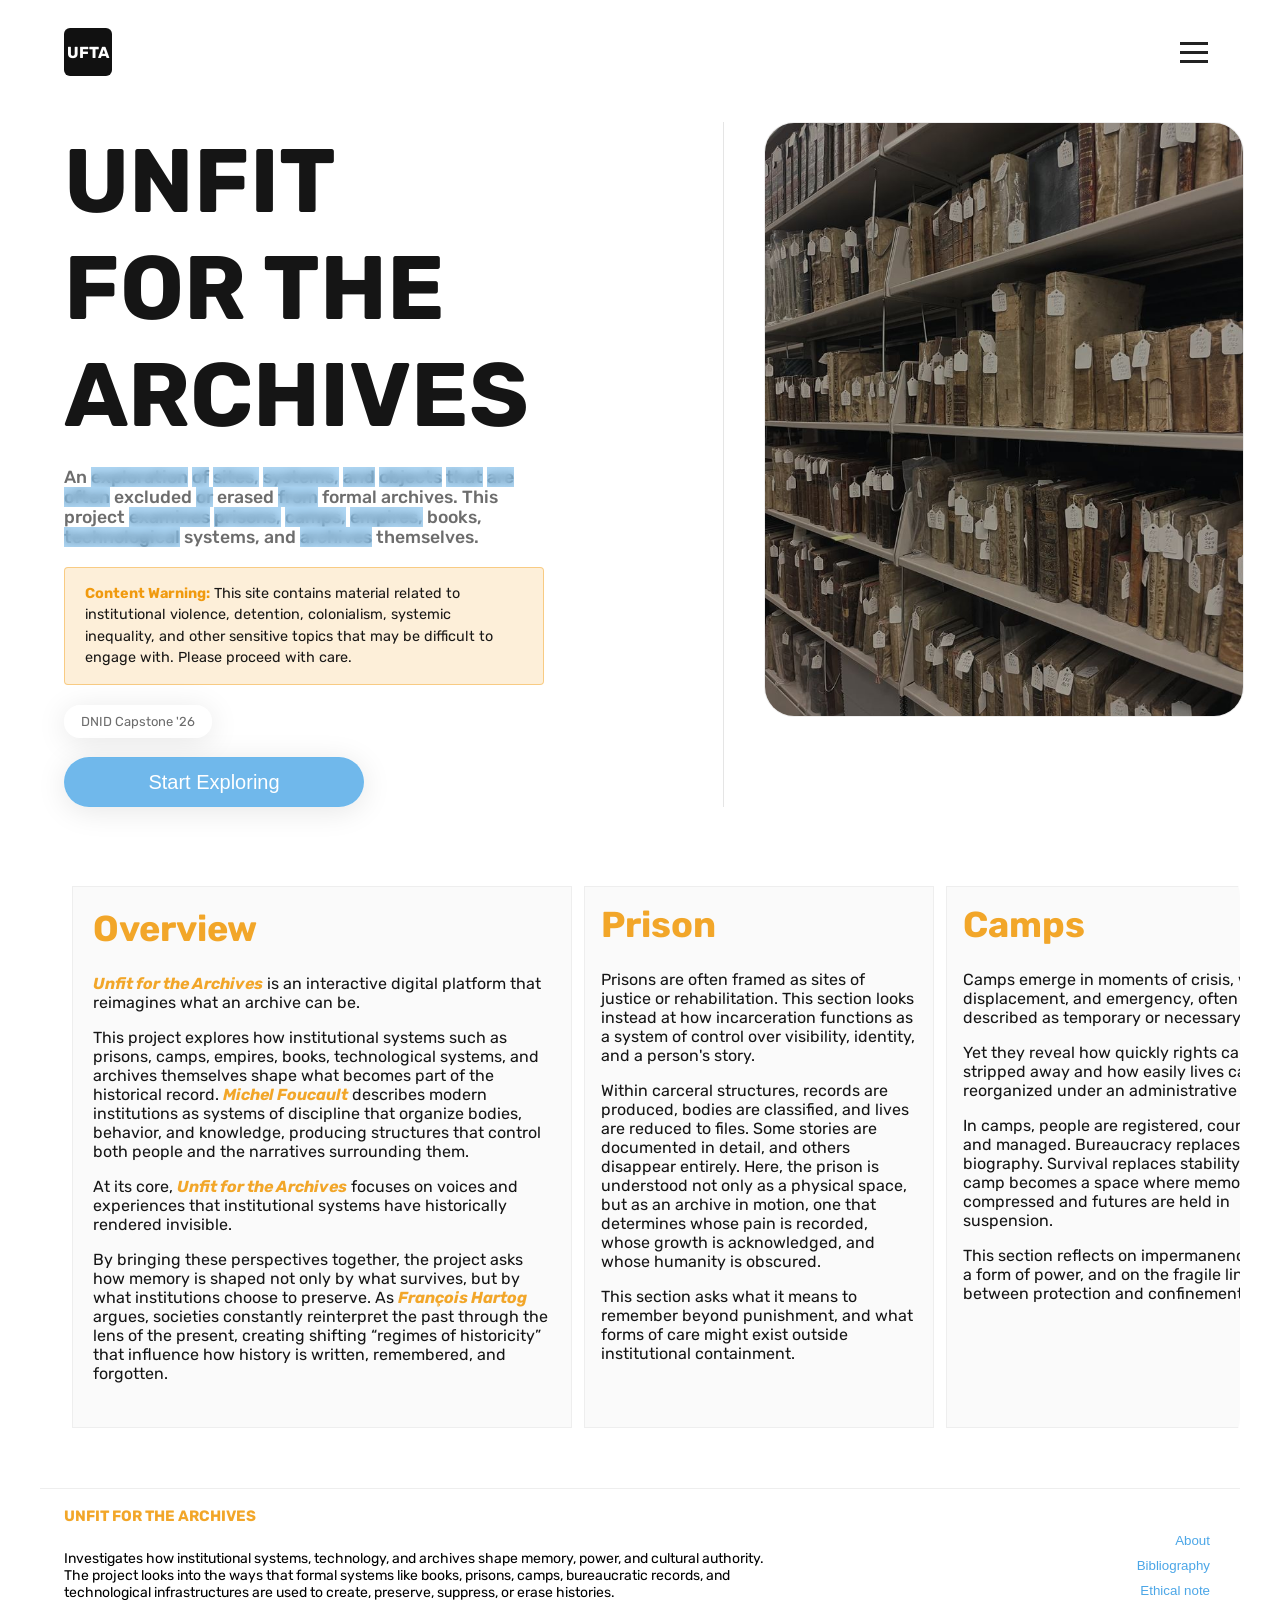
<file: index.html>
<!DOCTYPE html>
<html lang="en">
<head>
    <meta charset="UTF-8">
    <meta name="viewport" content="width=device-width, initial-scale=1.0">
    <title>Unfit for The Archives</title>
    <link href="https://fonts.googleapis.com/css2?family=Rubik:wght@300;700&display=swap" rel="stylesheet">
    <link rel="stylesheet" href="css/styles.css">
    <script src="javascript/script.js" defer></script>
</head>

<body>
    <header class="site-header">
        <div class="header-left">
            <div class="logo-small">UFTA</div>
            <br>
        </div>

        <div class="header-right">
            <button id="hamburger" class="hamburger" aria-expanded="false" aria-controls="navMenu" aria-label="Toggle navigation">
                <span class="bar"></span>
                <span class="bar"></span>
                <span class="bar"></span>
            </button>
            <nav id="navMenu" class="nav-buttons" aria-hidden="true">
                <button class="nav-button" data-target="section-1" data-href="prisons/prison.html">Prisons</button>
                <button class="nav-button" data-target="section-2" data-href="camps/camps.html">Camps</button>
                <button class="nav-button" data-target="section-3" data-href="empires/empires.html">Empires</button>
                <button class="nav-button" data-target="section-4" data-href="books/book.html">Books</button>
                <button class="nav-button" data-target="section-5" data-href="technological_systems/techsystems.html">Technological Systems</button>
                <button class="nav-button" data-target="section-6" data-href="archives/archive.html">Archives</button>
            </nav>
            </div>
        </div>
    </header>

<!-- MAIN SECTION -->
    <main class="main-layout">
        <section class="intro">
<!-- title -->
            <h1 class="main-title">UNFIT <br> FOR THE ARCHIVES</h1>
<!-- description -->
            <p class="intro-lead">
                <span class="word">An</span> <span class="word">exploration</span> <span class="word">of</span> <span class="word">sites,</span> <span class="word">systems,</span> <span class="word">and</span> <span class="word">objects</span> <span class="word">that</span> <span class="word">are</span> <span class="word">often</span> <span class="word">excluded</span> <span class="word">or</span> <span class="word">erased</span> <span class="word">from</span> <span class="word">formal</span> <span class="word">archives.</span> <span class="word">This</span> <span class="word">project</span> <span class="word">examines</span> <span class="word">prisons,</span> <span class="word">camps,</span> <span class="word">empires,</span> <span class="word">books,</span> <span class="word">technological</span> <span class="word">systems,</span> <span class="word">and</span> <span class="word">archives</span> <span class="word">themselves.</span>
            </p>
<!-- dr. fitz recc. content warning -->
            <div class="content-warning">
                <p><strong>Content Warning:</strong> This site contains material related to institutional violence, detention, colonialism, systemic inequality, and other sensitive topics that may be difficult to engage with. Please proceed with care.</p>
            </div>
<!-- content "tag" / class info -->
            <div class="main-layout-tag">
                <p>DNID Capstone '26</p>
            </div>
<!-- begin button -->
            <br>
            <br>

            <div class="hero-thumb">
                <a href="prisons/prison.html"><button class="thumb-small start-button">Start Exploring</button></a>
            </div>        
        </section>

        <section class="divider">

        </section>

        <section>
            <img class="main-image" src="images/stock2.jpg" alt="main image of archive">
        </section>
           
    </main>
    
    <br>

<!-- CAROUSEL -->
        <section id="carousel" class="carousel" aria-label="Sections carousel">
            <div id="section-0" class="carousel-item overview">
<!--overview section-->
            <h3 class="sidebar-title">Overview</h3>
            <div class="carousel-content">
                <div class="text-column">
                    <p><em>Unfit for the Archives</em> is an interactive digital platform that reimagines what an archive can be.</p>
                    <p>This project explores how institutional systems such as prisons, camps, empires, books, technological systems, and archives themselves shape what becomes part of the historical record. <em>Michel Foucault</em> describes modern institutions as systems of discipline that organize bodies, behavior, and knowledge, producing structures that control both people and the narratives surrounding them.</p>
                    <p>At its core, <em>Unfit for the Archives</em> focuses on voices and experiences that institutional systems have historically rendered invisible.</p>
                    <p>By bringing these perspectives together, the project asks how memory is shaped not only by what survives, but by what institutions choose to preserve. As <em>François Hartog</em> argues, societies constantly reinterpret the past through the lens of the present, creating shifting “regimes of historicity” that influence how history is written, remembered, and forgotten.</p>
                </div>
            </div>
        </div>

<!--prison section-->
        <div id="section-1" class="carousel-item">
            <h3 class="sidebar-title">Prison</h3>
            <div class="carousel-content">
                <div class="text-column">
                    <p>Prisons are often framed as sites of justice or rehabilitation. This section looks instead at how incarceration functions as a system of control over visibility, identity, and a person's story.</p>
                    <p>Within carceral structures, records are produced, bodies are classified, and lives are reduced to files. Some stories are documented in detail, and others disappear entirely. Here, the prison is understood not only as a physical space, but as an archive in motion, one that determines whose pain is recorded, whose growth is acknowledged, and whose humanity is obscured.</p>
                    <p>This section asks what it means to remember beyond punishment, and what forms of care might exist outside institutional containment.</p>
                </div>
            </div>
        </div>

<!--camp section-->
        <div id="section-2" class="carousel-item">
            <h3 class="sidebar-title">Camps</h3>
            <div class="carousel-content">
                <div class="text-column">
                    <p>Camps emerge in moments of crisis, war, displacement, and emergency, often described as temporary or necessary.</p>
                    <p>Yet they reveal how quickly rights can be stripped away and how easily lives can be reorganized under an administrative rule.</p>
                    <p>In camps, people are registered, counted, and managed. Bureaucracy replaces biography. Survival replaces stability. The camp becomes a space where memory is compressed and futures are held in suspension.</p>
                    <p>This section reflects on impermanence as a form of power, and on the fragile line between protection and confinement.</p>
                </div>
            </div> 
        </div>

<!--books section-->
        <div id="section-3" class="carousel-item">
            <h3 class="sidebar-title">Books</h3>
            <div class="carousel-content">
                <div class="text-column">
                    <p>Books carry authority. They preserve knowledge, legitimize ideas, and circulate stories across generations.</p>
                    <p>But books also exclude. Decisions about what is written, published, translated, and taught shape cultural memory just as forcefully as any prison wall.</p>
                    <p>Silence can be editorial. Absence can be institutional. What's left unsaid and what is missing are intentional, powerful actions used to shape narratives and maintain control within organizations.</p>
                    <p>This section considers the book as both vessel and filter, asking who gets to author history, and whose stories remain unwritten, out of print, or deliberately forgotten.</p>
                </div>
            </div>
        </div>      

<!--empires section-->
        <div id="section-4" class="carousel-item">
            <h3 class="sidebar-title">Empires</h3>
            <div class="carousel-content">
                <div class="text-column">
                    <p>Empires don't only conquer land, they organize time, language, and legitimacy. They leave histories labeled official that frame expansion as destiny and domination as progress.</p>
                    <p>Through maps, decrees, and monuments, empires archive themselves as inevitable.</p>
                    <p><em>Giorgio Agamben’s</em> concept of “bare life” highlights how certain individuals are excluded from full political recognition, existing within systems of authority while remaining outside the protections those systems claim to provide.</p>
                    <p>At the same time, they displace, rename, and erase the worlds they subsume.</p>
                    <p>This section traces how power sustains itself through narrative continuity, and how resistance persists in fragments, counter-memories, and reclaimed names.</p>
                </div>
            </div>
        </div>

<!--technological systems section-->
        <div id="section-5" class="carousel-item">
            <h3 class="sidebar-title">Technological Systems</h3>
            <div class="carousel-content">
                <div class="text-column">
                    <p>Technology is often described as a neutral infrastructure with different tools, platforms, databases, and algorithms. Yet every system encodes assumptions about efficiency, value, risk, and worth.</p>
                    <p>Data is sorted. Profiles are generated. Behaviors are predicted. What can be measured becomes what can be governed.</p>
                    <p>This section explores how technological systems quietly structure visibility and invisibility, shaping not only what is stored, but what is knowable, and who is legible within digital life.</p>
                </div>
            </div> 
        </div>

<!--archives section-->
        <div id="section-6" class="carousel-item">
            <h3 class="sidebar-title">Archives</h3>
            <div class="carousel-content">
                <div class="text-column">
                   <p>Archives are often understood as neutral places where history is stored and preserved. Yet scholars have long argued that archives are shaped by systems of power that determine what is recorded and what is excluded. As <em>Jacques Derrida</em> suggests in <em>Archive Fever</em>, archives are not passive collections of memory but institutions that actively construct authority over the past.</p>
                    <p>To archive is to decide what matters. To preserve is also to exclude.</p>
                    <p>Institutional archives often reinforce authority while marginalizing voices deemed disruptive, incomplete, unverified, or unfit.</p>
                </div>
            </div>
        </div>
    </section>

<!--FOOTER-->
    <footer class="site-footer">
        <div class="footer-left">
            <div class="footer-title" style="color: rgba(240, 150, 4, 0.85);"><strong>UNFIT FOR THE ARCHIVES</strong></div>
            <br>
            <div class="tldr">Investigates how institutional systems, technology, and archives shape memory, power, and cultural authority.</div>
            <div class="tldr">The project looks into the ways that formal systems like books, prisons, camps, bureaucratic records, and</div>
            <div class="tldr">technological infrastructures are used to create, preserve, suppress, or erase histories.</div>
            <br>
        </div>
        <div class="footer-right">
            <br>
            <button class="footer-link" data-modal="about">About</button>
            <button class="footer-link" data-modal="bibliography">Bibliography</button>
            <button class="footer-link" data-modal="ethical">Ethical note</button>
        </div>
    </footer>

<!--MODALS-->
    <div id="modalOverlay" class="modal-overlay hidden" aria-hidden="true">
        <div class="modal" role="dialog" aria-modal="true" aria-labelledby="modalTitle">
            <button class="modal-close" aria-label="Close modal">×</button>
            <h3 id="modalTitle">Placeholder Title</h3>
            <div id="modalBody">This is placeholder content. Replace with real text using js.</div>
        </div>
    </div>
</body>
</html>
</file>
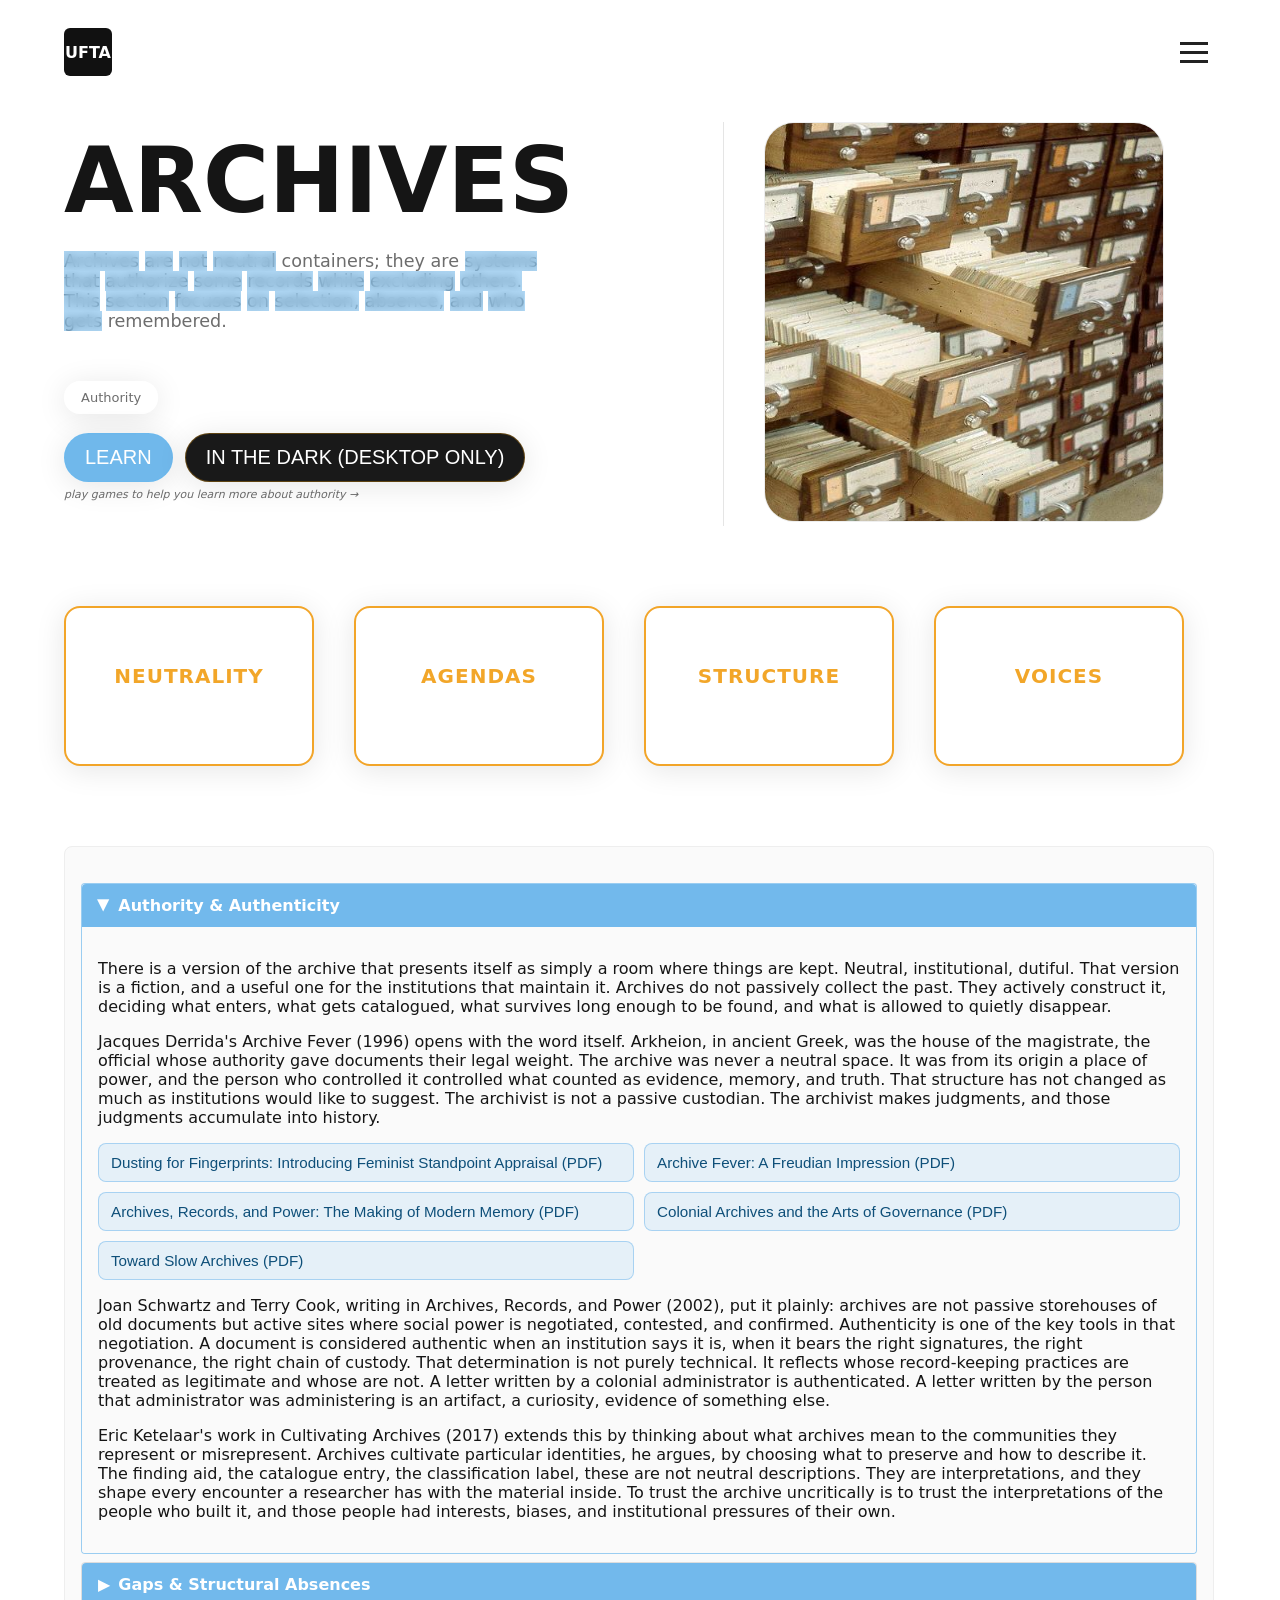
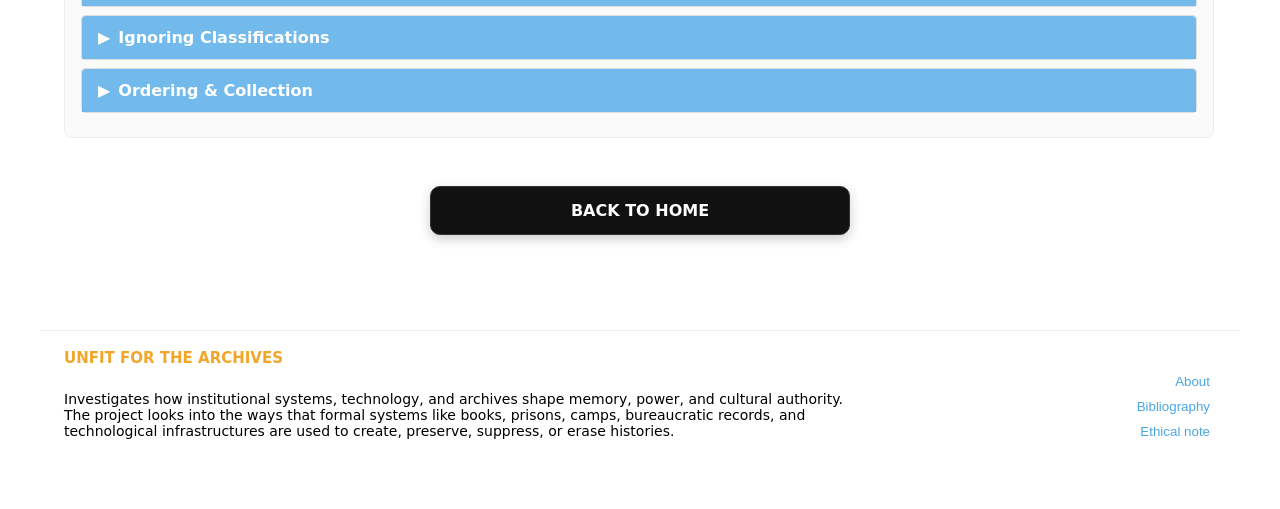
<file: archives/archive.html>
<!DOCTYPE html>
<html lang="en">
<head>
    <meta charset="UTF-8">
    <meta name="viewport" content="width=device-width, initial-scale=1.0">
    <title>Unfit for the Archives | Archives</title>
    <link rel="stylesheet" href="../css/styles.css">
    <script src="../javascript/script.js" defer></script>
</head>
<body>

      <header class="site-header">
        <div class="header-left">
            <a href="../index.html" class="logo-small">UFTA</a>
            <br>
        </div>

        <div class="header-right">
            <button id="hamburger" class="hamburger" aria-expanded="false" aria-controls="navMenu" aria-label="Toggle navigation">
                <span class="bar"></span>
                <span class="bar"></span>
                <span class="bar"></span>
            </button>
            <nav id="navMenu" class="nav-buttons" aria-hidden="true">
                <button class="nav-button" data-target="section-1" data-href="../prisons/prison.html">Prisons</button>
                <button class="nav-button" data-target="section-2" data-href="../camps/camps.html">Camps</button>
                <button class="nav-button" data-target="section-3" data-href="../empires/empires.html">Empires</button>
                <button class="nav-button" data-target="section-4" data-href="../books/book.html">Books</button>
                <button class="nav-button" data-target="section-5" data-href="../technological_systems/techsystems.html">Technological Systems</button>
                <button class="nav-button" data-target="section-6" data-href="../archives/archive.html">Archives</button>
            </nav>
            </div>
        </div>
    </header>

    <!--MODALS-->
    <div id="modalOverlay" class="modal-overlay hidden" aria-hidden="true">
        <div class="modal" role="dialog" aria-modal="true" aria-labelledby="modalTitle">
            <button class="modal-close" aria-label="Close modal">×</button>
            <h3 id="modalTitle">Placeholder Title</h3>
            <div id="modalBody">This is placeholder content. Replace with real text using js.</div>
        </div>
    </div>

    <!-- MAIN SECTION -->
    <main class="main-layout">
        <section class="intro">
<!-- title -->
            <h1 class="main-title">ARCHIVES</h1>
<!-- description -->
            <p class="intro-lead">
                <span class="word">Archives</span> <span class="word">are</span> <span class="word">not</span> <span class="word">neutral</span> <span class="word">containers;</span> <span class="word">they</span> <span class="word">are</span> <span class="word">systems</span> <span class="word">that</span> <span class="word">authorize</span> <span class="word">some</span> <span class="word">records</span> <span class="word">while</span> <span class="word">excluding</span> <span class="word">others.</span> <span class="word">This</span> <span class="word">section</span> <span class="word">focuses</span> <span class="word">on</span> <span class="word">selection,</span> <span class="word">absence,</span> <span class="word">and</span> <span class="word">who</span> <span class="word">gets</span> <span class="word">remembered.</span>
            </p>
            <br>
            <br>

            <div class="main-layout-tag">
                <p>Authority</p>
            </div>
            <br>
            <br>
            <div class="quiz-buttons-row">
                <button class="quiz-button" id="quiz-button" data-title="Quiz Game" data-section="archives" style="cursor:pointer;">LEARN</button>
                <button class="quiz-button orange" id="game-button" data-title="GAME" style="cursor:pointer;">IN THE DARK (DESKTOP ONLY)</button>
            </div>
            <p class="hover-hint">play games to help you learn more about authority →</p>
        </section>

          <section class="divider">

        </section>

        <section>
            <img class="main-image" src="../images/archives/stock1.jpg" alt="main image of archive" style="width: 400px; height: 400px;">
        </section>


        <!-- fact cards below main section -->
        <section class="fact-cards">
            <div class="fact-card">
                <div class="card-inner">
                    <div class="card-front">
                        <h3>Neutrality</h3>
                    </div>
                    <div class="card-back">
                        <p>Archives claim to be neutral but are built by people with agendas.</p>
                    </div>
                </div>
            </div>
            <div class="fact-card">
                <div class="card-inner">
                    <div class="card-front">
                        <h3>Agendas</h3>
                    </div>
                    <div class="card-back">
                        <p>Archivists decide what to preserve and what to discard, shaping history.</p>
                    </div>
                </div>
            </div>
            <div class="fact-card">
                <div class="card-inner">
                    <div class="card-front">
                        <h3>Structure</h3>
                    </div>
                    <div class="card-back">
                        <p>Archives are structured to serve certain narratives and power structures.</p>
                    </div>
                </div>
            </div>
            <div class="fact-card">
                <div class="card-inner">
                    <div class="card-front">
                        <h3>Voices</h3>
                    </div>
                    <div class="card-back">
                        <p>Whose voices are included or left out determines historical memory.</p>
                    </div>
                </div>
            </div>
        </section>

        <!-- container for subpage content and buttons -->
        <section class="subpage-container">
            <div id="subpage-content" class="subpage-content">
                <!-- embedded sections, only lived shown by default -->
                <details open id="authority-details">
                    <summary>Authority & Authenticity</summary>
                    <div class="subpage-section" id="authority">
                        <p>There is a version of the archive that presents itself as simply a room where things are kept. Neutral, institutional, dutiful. That version is a fiction, and a useful one for the institutions that maintain it. Archives do not passively collect the past. They actively construct it, deciding what enters, what gets catalogued, what survives long enough to be found, and what is allowed to quietly disappear.</p>                        
                        <p>Jacques Derrida's Archive Fever (1996) opens with the word itself. Arkheion, in ancient Greek, was the house of the magistrate, the official whose authority gave documents their legal weight. The archive was never a neutral space. It was from its origin a place of power, and the person who controlled it controlled what counted as evidence, memory, and truth. That structure has not changed as much as institutions would like to suggest. The archivist is not a passive custodian. The archivist makes judgments, and those judgments accumulate into history.</p>

                        <div class="pdf-link-grid">
                            <button type="button" class="pdf-open-trigger" data-title="Michelle Caswell, Dusting for Fingerprints: Introducing Feminist Standpoint Appraisal" data-pdf="../images/archives/authorityauthenticity/caswell.pdf" data-source-label="Dusting for Fingerprints:  Introducing Feminist Standpoint Appraisal">Dusting for Fingerprints: Introducing Feminist Standpoint Appraisal (PDF)</button>
                            <button type="button" class="pdf-open-trigger" data-title="Jacques Derrida, Archive Fever: A Freudian Impression" data-pdf="../images/archives/authorityauthenticity/derrida.pdf" data-source-label="Archive Fever">Archive Fever: A Freudian Impression (PDF)</button>
                            <button type="button" class="pdf-open-trigger" data-title="Joan Schwartz, Archives, Records, and Power" data-pdf="../images/archives/authorityauthenticity/schwartz.pdf" data-source-label="Archives, Records, and Power">Archives, Records, and Power: The Making of Modern Memory (PDF)</button>
                            <button type="button" class="pdf-open-trigger" data-title="Ann Laura Stoler, Colonial Archives and the Arts of Governance" data-pdf="../images/archives/authorityauthenticity/stollerarchivegovernence.pdf" data-source-label="Colonial Archives and the Arts of Governance">Colonial Archives and the Arts of Governance (PDF)</button>
                            <button type="button" class="pdf-open-trigger" data-title="Kimberly Christen & Jane Anderson, Toward Slow Archives" data-pdf="../images/archives/authorityauthenticity/towardsslowarchives.pdf" data-source-label="Toward Slow Archives">Toward Slow Archives (PDF)</button>
                        </div>

                        <p>Joan Schwartz and Terry Cook, writing in Archives, Records, and Power (2002), put it plainly: archives are not passive storehouses of old documents but active sites where social power is negotiated, contested, and confirmed. Authenticity is one of the key tools in that negotiation. A document is considered authentic when an institution says it is, when it bears the right signatures, the right provenance, the right chain of custody. That determination is not purely technical. It reflects whose record-keeping practices are treated as legitimate and whose are not. A letter written by a colonial administrator is authenticated. A letter written by the person that administrator was administering is an artifact, a curiosity, evidence of something else.</p>
                        <p>Eric Ketelaar's work in Cultivating Archives (2017) extends this by thinking about what archives mean to the communities they represent or misrepresent. Archives cultivate particular identities, he argues, by choosing what to preserve and how to describe it. The finding aid, the catalogue entry, the classification label, these are not neutral descriptions. They are interpretations, and they shape every encounter a researcher has with the material inside. To trust the archive uncritically is to trust the interpretations of the people who built it, and those people had interests, biases, and institutional pressures of their own.</p>
                    </div>
                </details>
                <details id="gaps-details">
                    <summary>Gaps & Structural Absences</summary>
                    <div class="subpage-section" id="gaps">
                        <p>The most important thing in an archive is sometimes what is not there. Gaps are not accidents. They are the result of decisions, some deliberate, some structural, some so deeply embedded in institutional practice that the people making them did not recognize them as decisions at all. What gets collected reflects who was doing the collecting, who they considered worth documenting, and whose testimony they trusted enough to preserve.</p>                        
                        <p>Derrida describes this in terms of what he calls the death drive within the archive, the impulse toward destruction that runs alongside the impulse to preserve. Institutions archive selectively, and that selection is shaped by what feels safe to keep, what serves the institution's self-image, and what might become inconvenient. The deliberate destruction of colonial records by the British government before independence was granted to Kenya, Malaysia, and other territories is one of the most documented examples of this, files burned or dumped at sea specifically to prevent future accountability. The gap in the archive is not an absence of history. It is evidence of a choice.</p>

                        <img class="excerpt-thumb" src="../images/archives/gaps/1.jpg" alt="Archival gaps image 1" data-title="19th Century Historic Photographs" data-trans="Different 19th century photography types. Top left: albumen print; Top right: cartes de visite (an albumen print mounted on a paper card); Bottom: Silver gelatin print." style="max-width:200px;cursor:pointer;">
                        <img class="excerpt-thumb" src="../images/archives/gaps/2.jpg" alt="Archival gaps image 2" data-title="Letter from the National Archives of Greece" data-trans="A letter from a woman, dated 18 October 1873, to King George I, in which the woman denounces the brutal behaviour of the police against her husband, a sandals' maker. As proof of the assault, the woman attached to the letter a section of her husband's ripped off mustache." style="max-width:200px;cursor:pointer;">
                        <img class="excerpt-thumb" src="../images/archives/gaps/3.jpg" alt="Archival gaps image 3" data-title="Iraqi Jewish Archive" data-trans="Images of items recovered from the flooded basement of the Mukhabarat, Saddam Hussein’s intelligence headquarters, before treatment" style="max-width:200px;cursor:pointer;">
                        <img class="excerpt-thumb" src="../images/archives/gaps/4.jpg" alt="Archival gaps image 4" data-title="The Treaty of Guadalupe Hidalgo (1848)" data-trans="This complex artifact consists of textiles, metal ornaments, and paper. This treaty, which added nearly two million square miles to the United States, including present-day California, Arizona, Nevada, Utah, New Mexico, and parts of Colorado and Wyoming, ended the Mexican War." style="max-width:200px;cursor:pointer;">
                        <img class="excerpt-thumb" src="../images/archives/gaps/5.jpg" alt="Archival gaps image 5" data-title="Anti-Slavery Fair Invitation, 1846" data-trans="This item consists of a printed invitation to a fund-raising fair for the anti-slavery cause. It is addressed to Salem, Ohio residents Theophilus Gates Rogers and his sister." style="max-width:200px;cursor:pointer;">

                        <p>Schwartz and Cook argue that understanding archives requires understanding what they were never designed to collect. The record-keeping systems of most major institutions were built around the documentation of official transactions, decisions made, orders given, property transferred. The experience of living within those decisions, the fear, the displacement, the daily texture of life under a system that did not consider you fully legible, was not the kind of thing those systems were built to record. That does not mean it went undocumented. It means the documentation exists elsewhere, in letters, in oral history, in art, in community archives that institutions have not always recognized as archives at all.</p>
                        <p>Ketelaar writes about the silences that accumulate within a collection over time, the things that were present and lost, the things that were never collected, and the things that exist but have been described in ways that make them unfindable. A document filed under the wrong name, a photograph catalogued without identifying the people in it, a collection donated by a community that was then described entirely in the language of the institution receiving it rather than the community that created it. These are structural absences, and they compound. Each one makes the next one harder to see.</p>
                    </div>
                </details>
                <details id="ignoring-details">
                    <summary>Ignoring Classifications</summary>
                    <div class="subpage-section" id="ignoring">
                        <p>Classification is how archives organize knowledge, and it is one of the most consequential things an institution does. The categories used to sort and describe material determine what can be found, what gets connected to what, and what relationships between documents remain invisible because the classification system was not built to see them. A filing system is a worldview made administrative.</p>                        
                        <p>Derrida's argument about the arkheion is relevant here in a specific way. The authority to classify is the authority to determine what something is and where it belongs, and that authority has historically been exercised by a very narrow range of people. The classification systems of major national archives were built in the 19th and early 20th centuries, during the height of imperial administration, by people who brought to the task all the assumptions of that moment about race, gender, nationality, and what kinds of human activity were significant enough to name. Those assumptions are still embedded in the systems. Researchers looking for material about colonized communities, women, working-class people, or anyone else who was not the intended subject of institutional record-keeping often find that the material exists but the classification system does not point toward it.</p>

                       <iframe data-testid="embed-iframe" style="border-radius:12px" src="https://open.spotify.com/embed/episode/6hY6RuiYbtL7CEQbnb7cyK?utm_source=generator&t=77" width="100%" height="152" frameBorder="0" allowfullscreen="" allow="autoplay; clipboard-write; encrypted-media; fullscreen; picture-in-picture" loading="lazy"></iframe>

                        <p>Ketelaar's concept of the tacit narrative is useful for understanding how this works in practice. Every collection has a story built into its arrangement, a set of implicit assumptions about what the material is for and who it serves. That story is rarely stated explicitly. It operates through the categories chosen, the level of description applied to different parts of the collection, and the connections made or not made between related materials. To ignore classification, to read against the finding aid rather than with it, is often the only way to recover what the tacit narrative was designed to leave out.</p>
                        <p>Schwartz and Cook argue that the most significant act of archival reform is not adding new material but rethinking the frameworks used to describe existing material. Reclassification, redescription, and the centering of community expertise in the cataloguing process can make visible what has always been there but was arranged to be invisible. This is slow, unglamorous work, and it is resisted by institutions that have an interest in the authority of their existing systems. But it is where a great deal of the most significant archival scholarship is now happening.</p>
                    </div>
                </details>
                <details id="ordering-details">
                    <summary>Ordering & Collection</summary>
                    <div class="subpage-section" id="ordering">
                        <p>The order of an archive is not the order of history. It is the order that made sense to the people who built the collection, at a particular moment, with particular resources, serving particular needs. That order shapes every subsequent use of the material, and changing it is one of the most political acts an institution can undertake.</p>                        
                        <p>Derrida writes that the archive is always a promise about the future as much as a record of the past. What we choose to collect now determines what future researchers will be able to find, and what they will be able to know. Collection policy is therefore a form of power over time, a decision made in the present about what the future will be allowed to remember. The institutions that have historically held that power have not been neutral. They have collected what confirmed their authority, what supported their version of events, and what was produced by people they recognized as legitimate producers of knowledge.</p>

                         <div class="video-embed">
                            <iframe width="520" height="315" src="https://www.youtube.com/embed/islb8Baq5Gg?si=o8qvMFL8N0v3vY6-" title="YouTube video player" frameborder="0" allow="accelerometer; autoplay; clipboard-write; encrypted-media; gyroscope; picture-in-picture; web-share" referrerpolicy="strict-origin-when-cross-origin" allowfullscreen></iframe>     
                            <iframe width="520" height="315" src="https://www.youtube.com/embed/XsNPlBBi1IE?si=CMz1OD1IjaFO-her&amp;start=9" title="YouTube video player" frameborder="0" allow="accelerometer; autoplay; clipboard-write; encrypted-media; gyroscope; picture-in-picture; web-share" referrerpolicy="strict-origin-when-cross-origin" allowfullscreen></iframe>                   
                        </div>

                        <p>Ketelaar's attention to the relationship between archives and identity is most pointed here. Collections are not just gathered, they are curated into coherence, arranged to tell a story that feels complete even when it is radically partial. The community whose history was collected by an outside institution, described in someone else's language, ordered according to someone else's logic, and housed in a building they may not feel welcome to enter, is experiencing a particular kind of dispossession that is distinct from but related to the more visible forms. Their history exists. It is just arranged to serve someone else.</p>
                        <p>Schwartz and Cook end with an argument that is also a responsibility. If archives are sites where power is exercised, then archivists are people who exercise power, and that means they are accountable for how they use it. The ordering of a collection, the decision to acquire or not acquire, to describe or misdescribe, to open access or restrict it, these are ethical decisions with real consequences for real communities. The archive that presents itself as neutral is not avoiding that responsibility. It is just refusing to acknowledge it, and that refusal is itself a choice.</p>
                    </div>
                </details>
            </div>
        </section>
    </main>

     <div class="continue-next-section">
        <a class="continue-button" href="../index.html">BACK TO HOME</a>
    </div>

    <br>
    <br>
    <br>
    <!--FOOTER-->
    <footer class="site-footer">
        <div class="footer-left">
            <div class="footer-title" style="color: rgba(240, 150, 4, 0.85);"><strong>UNFIT FOR THE ARCHIVES</strong></div>
            <br>
            <div class="tldr">Investigates how institutional systems, technology, and archives shape memory, power, and cultural authority.</div>
            <div class="tldr">The project looks into the ways that formal systems like books, prisons, camps, bureaucratic records, and</div>
            <div class="tldr">technological infrastructures are used to create, preserve, suppress, or erase histories.</div>
            <br>
        </div>
        <div class="footer-right">
            <br>
            <button class="footer-link" data-modal="about">About</button>
            <button class="footer-link" data-modal="bibliography">Bibliography</button>
            <button class="footer-link" data-modal="ethical">Ethical note</button>
        </div>
    </footer>

<!--MODALS-->
    <div id="modalOverlay" class="modal-overlay hidden" aria-hidden="true">
        <div class="modal" role="dialog" aria-modal="true" aria-labelledby="modalTitle">
            <button class="modal-close" aria-label="Close modal">×</button>
            <h3 id="modalTitle">Placeholder Title</h3>
            <div id="modalBody">This is placeholder content. Replace with real text using js.</div>
        </div>
    </div>
</body>
</html>
</file>
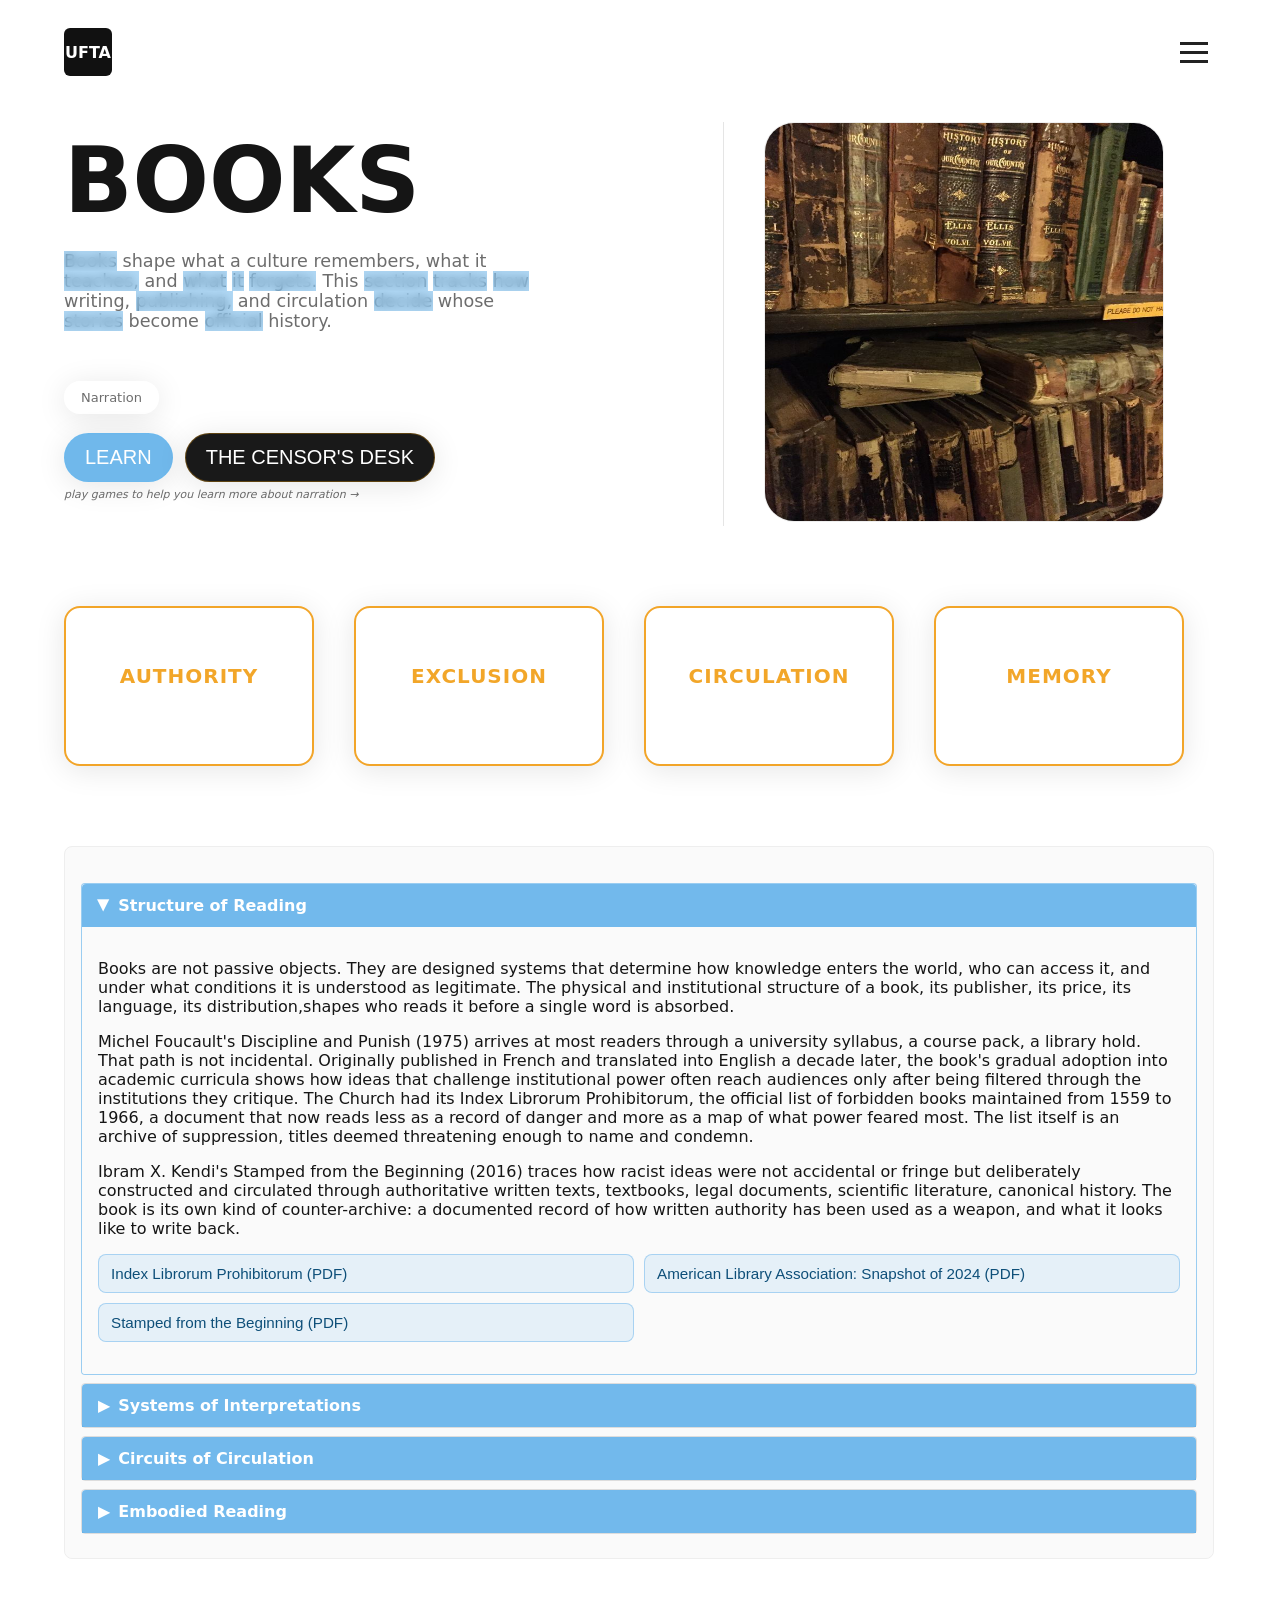
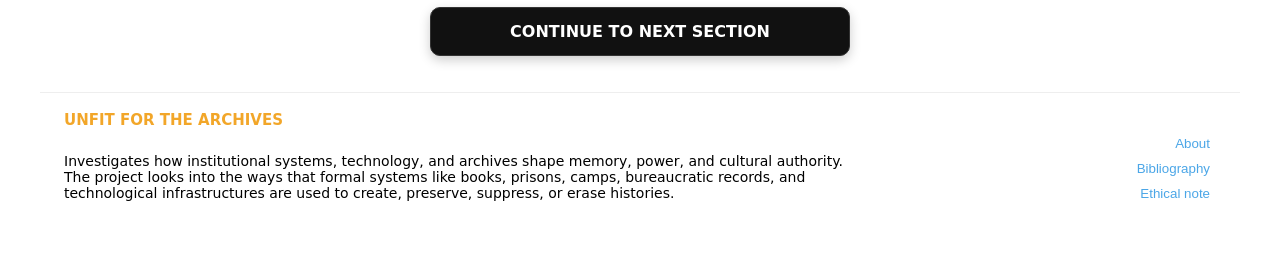
<file: books/book.html>
<!DOCTYPE html>
<html lang="en">
<head>
    <meta charset="UTF-8">
    <meta name="viewport" content="width=device-width, initial-scale=1.0">
    <title>Unfit for the Archives | Books</title>
    <link rel="stylesheet" href="../css/styles.css">
    <script src="../javascript/script.js" defer></script>
</head>
<body>

      <header class="site-header">
        <div class="header-left">
            <a href="../index.html" class="logo-small">UFTA</a>
            <br>
        </div>

        <div class="header-right">
            <button id="hamburger" class="hamburger" aria-expanded="false" aria-controls="navMenu" aria-label="Toggle navigation">
                <span class="bar"></span>
                <span class="bar"></span>
                <span class="bar"></span>
            </button>
            <nav id="navMenu" class="nav-buttons" aria-hidden="true">
                <button class="nav-button" data-target="section-1" data-href="../prisons/prison.html">Prisons</button>
                <button class="nav-button" data-target="section-2" data-href="../camps/camps.html">Camps</button>
                <button class="nav-button" data-target="section-3" data-href="../empires/empires.html">Empires</button>
                <button class="nav-button" data-target="section-4" data-href="../books/book.html">Books</button>
                <button class="nav-button" data-target="section-5" data-href="../technological_systems/techsystems.html">Technological Systems</button>
                <button class="nav-button" data-target="section-6" data-href="../archives/archive.html">Archives</button>
            </nav>
            </div>
        </div>
    </header>

    <!--MODALS-->
    <div id="modalOverlay" class="modal-overlay hidden" aria-hidden="true">
        <div class="modal" role="dialog" aria-modal="true" aria-labelledby="modalTitle">
            <button class="modal-close" aria-label="Close modal">×</button>
            <h3 id="modalTitle">Placeholder Title</h3>
            <div id="modalBody">This is placeholder content. Replace with real text using js.</div>
        </div>
    </div>

    <!-- MAIN SECTION -->
    <main class="main-layout">
        <section class="intro">
<!-- title -->
            <h1 class="main-title">BOOKS</h1>
<!-- description -->
            <p class="intro-lead">
                <span class="word">Books</span> <span class="word">shape</span> <span class="word">what</span> <span class="word">a</span> <span class="word">culture</span> <span class="word">remembers,</span> <span class="word">what</span> <span class="word">it</span> <span class="word">teaches,</span> <span class="word">and</span> <span class="word">what</span> <span class="word">it</span> <span class="word">forgets.</span> <span class="word">This</span> <span class="word">section</span> <span class="word">tracks</span> <span class="word">how</span> <span class="word">writing,</span> <span class="word">publishing,</span> <span class="word">and</span> <span class="word">circulation</span> <span class="word">decide</span> <span class="word">whose</span> <span class="word">stories</span> <span class="word">become</span> <span class="word">official</span> <span class="word">history.</span>
            </p>
            <br>
            <br>

            <div class="main-layout-tag">
                <p>Narration</p>
            </div>

            <br>
            <br>

            <div class="quiz-buttons-row">
                <button class="quiz-button" id="quiz-button" data-title="Quiz Game" data-section="books" style="cursor:pointer;">LEARN</button>
                <button class="quiz-button orange" id="game-button" data-title="The Censor's Desk" style="cursor:pointer;">THE CENSOR'S DESK </button>
            </div>
            <p class="hover-hint">play games to help you learn more about narration →</p>
        </section>

          <section class="divider">

        </section>

        <section>
            <img class="main-image" src="../images/books/stock8.jpg" alt="main image of archive" style="width: 400px; height: 400px;">
        </section>


        <!-- fact cards below main section -->
        <section class="fact-cards">
            <div class="fact-card">
                <div class="card-inner">
                    <div class="card-front">
                        <h3>Authority</h3>
                    </div>
                    <div class="card-back">
                        <p>Books carry authority and legitimize ideas across generations.</p>
                    </div>
                </div>
            </div>
            <div class="fact-card">
                <div class="card-inner">
                    <div class="card-front">
                        <h3>Exclusion</h3>
                    </div>
                    <div class="card-back">
                        <p>Decisions about what is written, published, and translated shape cultural memory.</p>
                    </div>
                </div>
            </div>
            <div class="fact-card">
                <div class="card-inner">
                    <div class="card-front">
                        <h3>Circulation</h3>
                    </div>
                    <div class="card-back">
                        <p>Books circulate stories and knowledge across time and space.</p>
                    </div>
                </div>
            </div>
            <div class="fact-card">
                <div class="card-inner">
                    <div class="card-front">
                        <h3>Memory</h3>
                    </div>
                    <div class="card-back">
                        <p>Books preserve knowledge but also determine what is remembered or forgotten.</p>
                    </div>
                </div>
            </div>
        </section>

        <!-- container for subpage content and buttons -->
        <section class="subpage-container">
            <div id="subpage-content" class="subpage-content">
                <!-- embedded sections, only lived shown by default -->
                <details open id="structure-details">
                    <summary>Structure of Reading</summary>
                    <div class="subpage-section" id="structure">
                        <p>Books are not passive objects. They are designed systems that determine how knowledge enters the world, who can access it, and under what conditions it is understood as legitimate. The physical and institutional structure of a book, its publisher, its price, its language, its distribution,shapes who reads it before a single word is absorbed.</p>
                        <p>Michel Foucault's Discipline and Punish (1975) arrives at most readers through a university syllabus, a course pack, a library hold. That path is not incidental. Originally published in French and translated into English a decade later, the book's gradual adoption into academic curricula shows how ideas that challenge institutional power often reach audiences only after being filtered through the institutions they critique. The Church had its Index Librorum Prohibitorum, the official list of forbidden books maintained from 1559 to 1966, a document that now reads less as a record of danger and more as a map of what power feared most. The list itself is an archive of suppression, titles deemed threatening enough to name and condemn.</p>
                        <p>Ibram X. Kendi's Stamped from the Beginning (2016) traces how racist ideas were not accidental or fringe but deliberately constructed and circulated through authoritative written texts, textbooks, legal documents, scientific literature, canonical history. The book is its own kind of counter-archive: a documented record of how written authority has been used as a weapon, and what it looks like to write back.</p>

                         <div class="pdf-link-grid">
                            <button type="button" class="pdf-open-trigger" data-title="(1664) Index Librorum Prohibitorum" data-source-label="Internet Archive" data-source-url="https://archive.org/details/case_wing_z1020_i39_1664/page/n7/mode/1up" data-pdf="../images/books/structure/index_librorum_prohibitorum.pdf">Index Librorum Prohibitorum (PDF)</button>
                            <button type="button" class="pdf-open-trigger" data-title="American Library Association" data-pdf="../images/books/structure/state-of-americas-libraries-report-2025-WEB.pdf" data-source-label="American Library Association: Snapshot of 2024" data-source-url="https://www.ala.org/news/state-americas-libraries-report-2025">American Library Association: Snapshot of 2024 (PDF)</button>
                            <button type="button" class="pdf-open-trigger" data-title="Ibram X. Kendi's Stamped from the Beginning (2016)" data-source-label="Ibram X. Kendi's Stamped from the Beginning (2016)" data-pdf="../images/books/structure/stampedfromthebeginning.pdf">Stamped from the Beginning (PDF)</button>
                        </div>
                    </div>
                </details>
                <details id="interpretations-details">
                    <summary>Systems of Interpretations</summary>
                    <div class="subpage-section" id="interpretations">
                        <p>Who decides what a book means is as consequential as who writes it. Curricula, canon lists, review culture, academic syllabi, these all function as interpretive systems that elevate certain texts and render others marginal. A book can exist and still be effectively silenced if it is never assigned, never reviewed, never translated, never stocked.</p>
                        
                        <div class="audio-embeds">
                            <iframe data-testid="embed-iframe" style="border-radius:12px" src="https://open.spotify.com/embed/episode/1c7oXHjLjVC1oaH9Mf0aKL?utm_source=generator&theme=0" width="100%" height="152" frameBorder="0" allowfullscreen="" allow="autoplay; clipboard-write; encrypted-media; fullscreen; picture-in-picture" loading="lazy"></iframe>
                            <iframe data-testid="embed-iframe" style="border-radius:12px" src="https://open.spotify.com/embed/episode/3oufFsn8m0hSXP0YRhMCIL?utm_source=generator&theme=0&t=135" width="100%" height="152" frameBorder="0" allowfullscreen="" allow="autoplay; clipboard-write; encrypted-media; fullscreen; picture-in-picture" loading="lazy"></iframe>
                        </div>

                         <p>Ta-Nehisi Coates's "The Case for Reparations," published in The Atlantic in 2014, became one of the most-read pieces of American journalism of the decade. It did not introduce new historical facts. The history of redlining, contract buying, and deliberate wealth extraction from Black communities was documented and available before Coates wrote a word of it. What the piece did was reframe that history within a publication with enough institutional credibility to make it legible to a broad audience. The same argument, made in a community newsletter or a limited-circulation academic journal, would not have reached the same rooms. Interpretation is inseparable from access.</p>
                        <p>George Orwell's "Why I Write" (1946) makes the stakes of this plain. Orwell argues that all writing is political, that the impulse to appear objective is itself a political act, and that controlling language is one of the most durable forms of power available to any institution. The FBI understood this. Under COINTELPRO, the bureau maintained surveillance files on James Baldwin, Toni Morrison, and Richard Wright, monitoring not just their political activity but their words. Those files, bureaucratic documents tracking literary figures, sit in a striking juxtaposition with the books themselves: one produced to illuminate, the other produced to contain.</p>
                    </div>
                </details>
                <details id="circuits-details">
                    <summary>Circuits of Circulation</summary>
                    <div class="subpage-section" id="circuits">
                        <p>A book that is written but not published is a manuscript. A book that is published but not distributed is a warehouse. A book that is distributed but banned is contraband. Each stage in the circuit of circulation is a point where institutional power can intervene, quietly or explicitly, to shape what reaches readers and what does not.</p>
                        
                        <div class="video-embed">
                            <iframe width="520" height="315" src="https://www.youtube.com/embed/islb8Baq5Gg?si=o8qvMFL8N0v3vY6-" title="YouTube video player" frameborder="0" allow="accelerometer; autoplay; clipboard-write; encrypted-media; gyroscope; picture-in-picture; web-share" referrerpolicy="strict-origin-when-cross-origin" allowfullscreen></iframe>     
                            <iframe width="520" height="315" src="https://www.youtube.com/embed/XsNPlBBi1IE?si=CMz1OD1IjaFO-her&amp;start=9" title="YouTube video player" frameborder="0" allow="accelerometer; autoplay; clipboard-write; encrypted-media; gyroscope; picture-in-picture; web-share" referrerpolicy="strict-origin-when-cross-origin" allowfullscreen></iframe>                   
                        </div>

                        <p>George Takei's graphic memoir They Called Us Enemy (2019) documents the forced incarceration of Japanese Americans through a form, the graphic novel, that institutions have historically treated as less serious, less archival, less credible than prose. That dismissal is part of what Takei is working against. The book reaches audiences, including younger readers and people who might not pick up a conventional memoir, precisely because of its form. It also raises a genuine archival question: when institutions decide which formats count as legitimate testimony, what kinds of memory get preserved and what kinds get set aside as too informal, too illustrated, too popular to count?</p>
                        <p>Michelle Alexander's The New Jim Crow (2010) spent more than three years on the bestseller list, but its path there started well outside mainstream institutions. It moved first through churches, legal aid offices, and prison reading programs, through communities directly experiencing what the book describes, before it crossed into wider visibility. That circuit matters. Counter-archival knowledge often travels through informal networks for years before institutional recognition arrives. Sometimes it never does. The American Library Association's Banned Books Week campaigns make visible the books that institutions have tried to stop at this exact stage: not by refusing to publish them, but by removing them after the fact, from school libraries, public shelves, and prison collections.</p>
                    </div>
                </details>
                <details id="embodied-details">
                    <summary>Embodied Reading</summary>
                    <div class="subpage-section" id="embodied">
                        <p>Reading is not only an intellectual act. It is a physical one, shaped by where a person is, what they have access to, and what is at stake for them when they encounter a particular text. A book read in a university library, a book read on a phone in a waiting room, and a book read in a prison cell are three different experiences, not because the words change, but because the body receiving them does.</p>
                        <p>Frederick Douglass understood this as well as anyone has. His Narrative of the Life of Frederick Douglass (1845) was not only a testimony. It was a provocation. Writing it was illegal. Publishing it was dangerous. Circulating it was an act of direct defiance against a system that understood, with complete clarity, that literacy and self-authorship were threats to the structures of enslavement. The manuscript pages of that book carry a weight that goes beyond their content. They are evidence of someone claiming the right to be the author of his own history at a moment when that right was being violently denied.</p>
                        
                        <p><strong>Primary Excerpts:</strong></p>

                       <div class="primary-excerpts-text" id="resistance-quote-list">
                            <blockquote class="excerpt-quote">
                                <p>"They came because they wished to learn. Their minds had been starved by their cruel masters. They had been shut up in mental darkness. I taught them, because it was the delight of my soul to be doing something that looked like bettering the condition of my race."</p>
                                <cite>Narrative of the Life of Frederick Douglass, Frederick Douglass, 1845</cite>
                            </blockquote>
                            <blockquote class="excerpt-quote">
                                <p>"The truth of the matter is, your stories are worth sharing even if you feel like they’ve been told thousands of times before. 
                                    The narratives of the world are numberless and each human experience shares a distinct perspective of that world."</p>
                                <cite>Long River Review, UConn's Literary & Arts Magazine, Jess Gallagher, 2022</cite>
                            </blockquote> 
                        </div>

                        <p>That logic has not disappeared. More than 20,000 books are currently banned from Florida state prison libraries. Texas and Arizona maintain their own lists. The titles are not random: works on Black history, legal rights, mental health, and incarceration itself appear repeatedly. The ban lists are themselves a kind of archive, a documented record of what the institution considers threatening enough to remove. To restrict what a person can read is to restrict how they can understand their situation, their history, and their rights. "<span style="color: rgba(240, 150, 4, 0.85); font-weight: 600;">Decolonising the Archive</span>", a growing body of scholarship across archival studies, asks whose way of knowing gets treated as a source and whose gets treated as a subject. Inside a prison library, that question is not theoretical.</p>

                        <div class="resource-link-grid">
                            <a class="resource-link-button" href="https://www.decolonisingthearchive.com/" target="_blank" rel="noopener noreferrer">Decolonising the Archive</a>
                        </div>
                    </div>
                </details>
            </div>
        </section>
    </main>

    <div class="continue-next-section">
        <a class="continue-button" href="../technological_systems/techsystems.html">CONTINUE TO NEXT SECTION</a>
    </div>

    <!--FOOTER-->
    <footer class="site-footer">
        <div class="footer-left">
            <div class="footer-title" style="color: rgba(240, 150, 4, 0.85);"><strong>UNFIT FOR THE ARCHIVES</strong></div>
            <br>
            <div class="tldr">Investigates how institutional systems, technology, and archives shape memory, power, and cultural authority.</div>
            <div class="tldr">The project looks into the ways that formal systems like books, prisons, camps, bureaucratic records, and</div>
            <div class="tldr">technological infrastructures are used to create, preserve, suppress, or erase histories.</div>
            <br>
        </div>
        <div class="footer-right">
            <br>
            <button class="footer-link" data-modal="about">About</button>
            <button class="footer-link" data-modal="bibliography">Bibliography</button>
            <button class="footer-link" data-modal="ethical">Ethical note</button>
        </div>
    </footer>

<!--MODALS-->
    <div id="modalOverlay" class="modal-overlay hidden" aria-hidden="true">
        <div class="modal" role="dialog" aria-modal="true" aria-labelledby="modalTitle">
            <button class="modal-close" aria-label="Close modal">×</button>
            <h3 id="modalTitle">Placeholder Title</h3>
            <div id="modalBody">This is placeholder content. Replace with real text using js.</div>
        </div>
    </div>
</body>
</html>
</file>
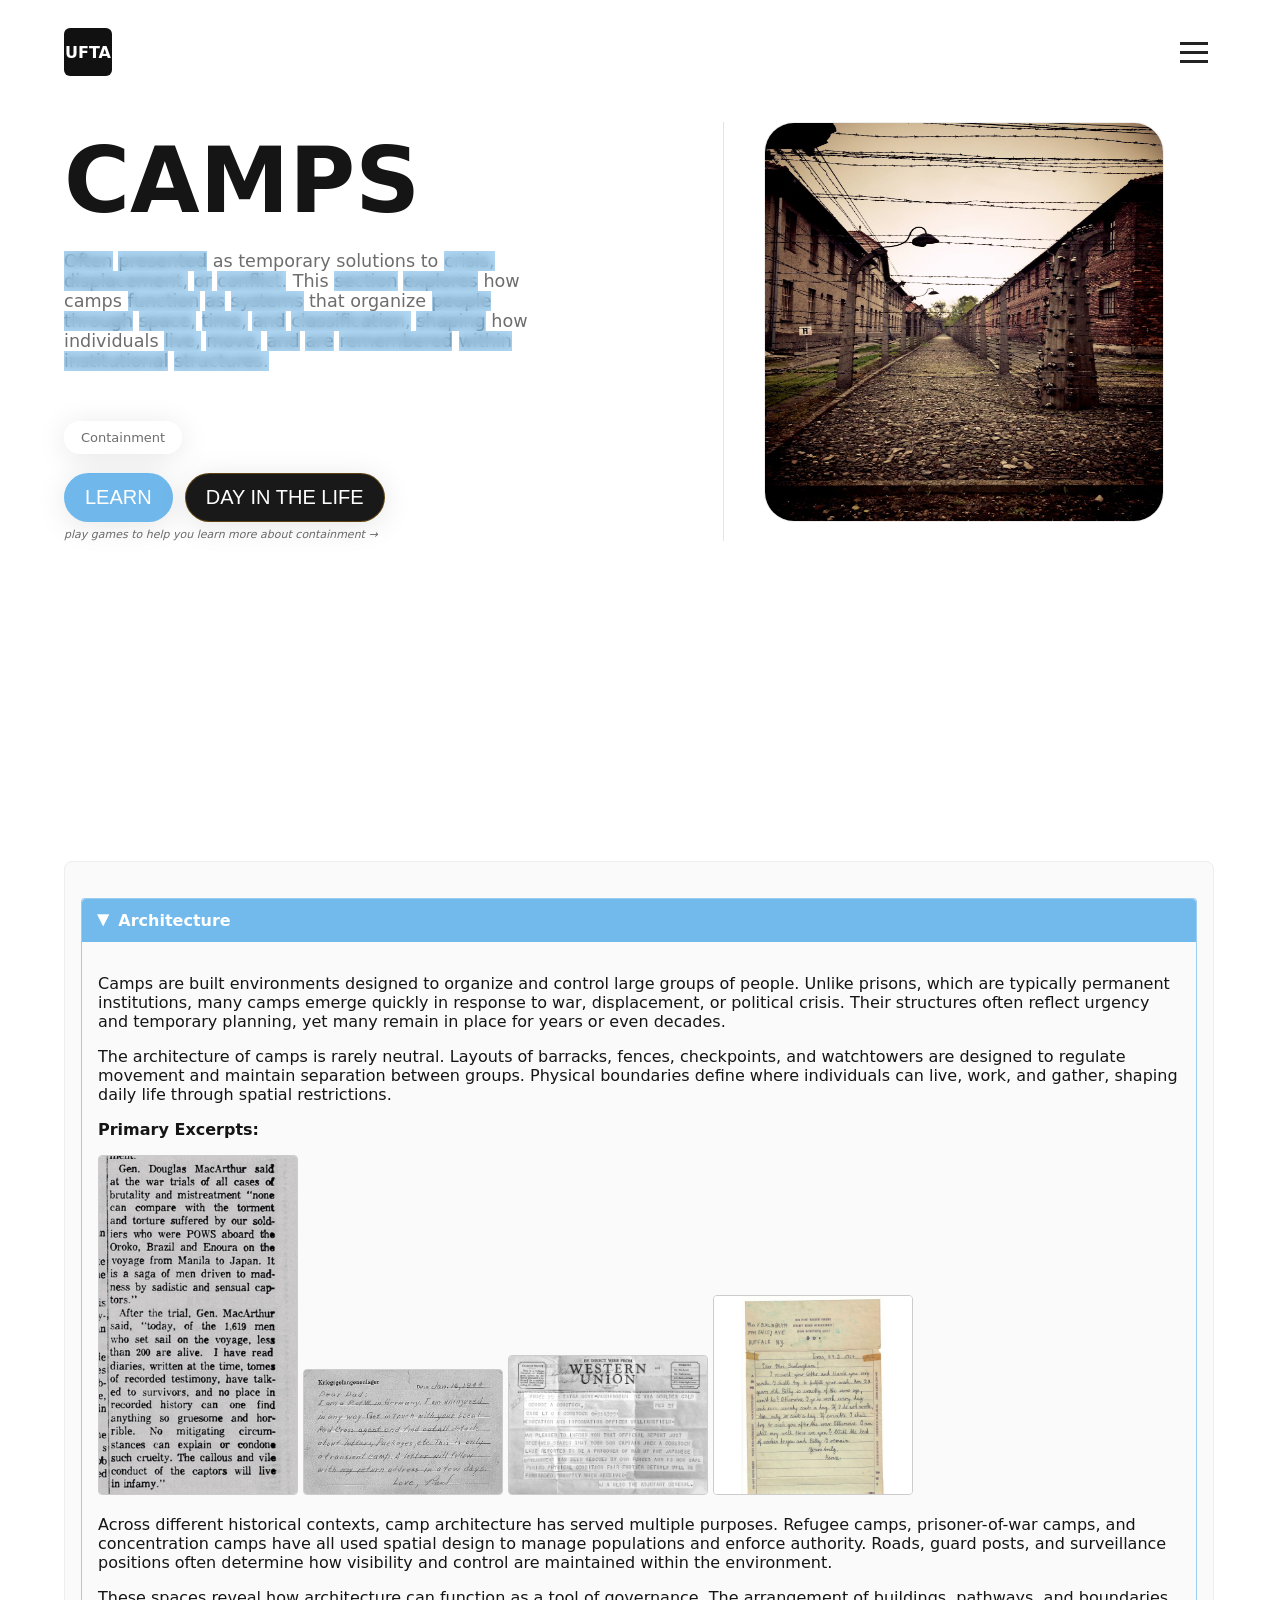
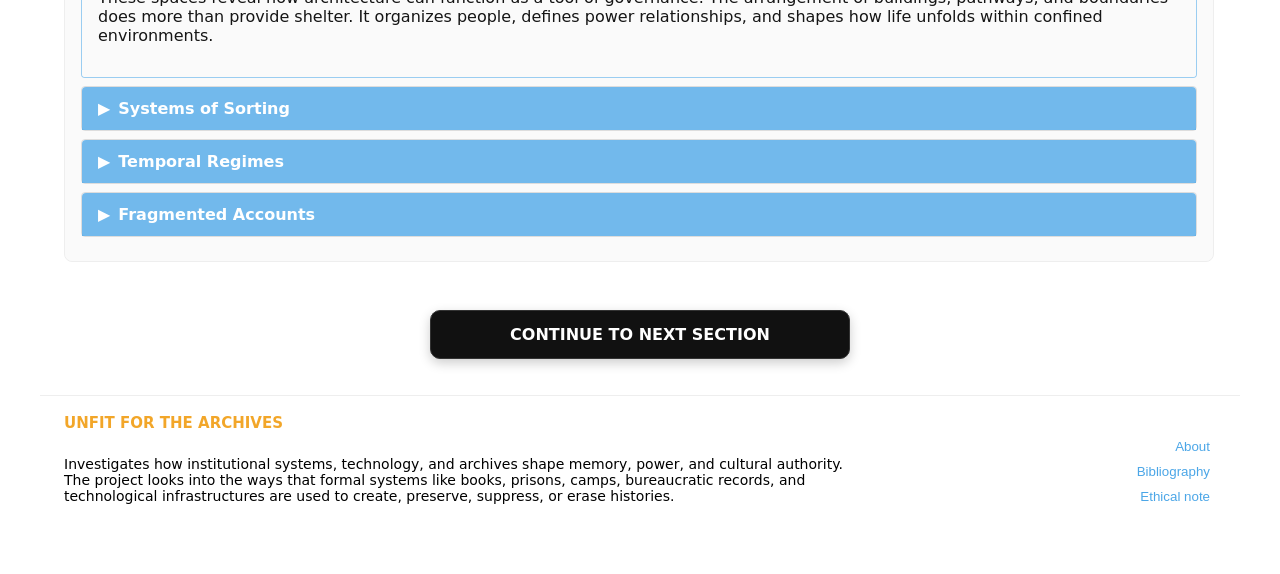
<file: camps/camps.html>
<!DOCTYPE html>
<html lang="en">
<head>
    <meta charset="UTF-8">
    <meta name="viewport" content="width=device-width, initial-scale=1.0">
    <title>Unfit for the Archives | Camps</title>
    <link rel="stylesheet" href="../css/styles.css">
    <script src="../javascript/script.js" defer></script>
</head>
<body>

      <header class="site-header">
        <div class="header-left">
            <a href="../index.html" class="logo-small">UFTA</a>
            <br>
        </div>

        <div class="header-right">
            <button id="hamburger" class="hamburger" aria-expanded="false" aria-controls="navMenu" aria-label="Toggle navigation">
                <span class="bar"></span>
                <span class="bar"></span>
                <span class="bar"></span>
            </button>
            <nav id="navMenu" class="nav-buttons" aria-hidden="true">
                <button class="nav-button" data-target="section-1" data-href="../prisons/prison.html">Prisons</button>
                <button class="nav-button" data-target="section-2" data-href="../camps/camps.html">Camps</button>
                <button class="nav-button" data-target="section-3" data-href="../empires/empires.html">Empires</button>
                <button class="nav-button" data-target="section-4" data-href="../books/book.html">Books</button>
                <button class="nav-button" data-target="section-5" data-href="../technological_systems/techsystems.html">Technological Systems</button>
                <button class="nav-button" data-target="section-6" data-href="../archives/archive.html">Archives</button>
            </nav>
            </div>
        </div>
    </header>

    <!--MODALS-->
    <div id="modalOverlay" class="modal-overlay hidden" aria-hidden="true">
        <div class="modal" role="dialog" aria-modal="true" aria-labelledby="modalTitle">
            <button class="modal-close" aria-label="Close modal">×</button>
            <h3 id="modalTitle">Placeholder Title</h3>
            <div id="modalBody">This is placeholder content. Replace with real text using js.</div>
        </div>
    </div>

    <!-- MAIN SECTION -->
    <main class="main-layout">
        <section class="intro">
<!-- title -->
            <h1 class="main-title">CAMPS</h1>
<!-- description -->
            <p class="intro-lead">
                <span class="word">Often</span> <span class="word">presented</span> <span class="word">as</span> <span class="word">temporary</span> <span class="word">solutions</span> <span class="word">to</span> <span class="word">crisis,</span> <span class="word">displacement,</span> <span class="word">or</span> <span class="word">conflict.</span> <span class="word">This</span> <span class="word">section</span> <span class="word">explores</span> <span class="word">how</span> <span class="word">camps</span> <span class="word">function</span> <span class="word">as</span> <span class="word">systems</span> <span class="word">that</span> <span class="word">organize</span> <span class="word">people</span> <span class="word">through</span> <span class="word">space,</span> <span class="word">time,</span> <span class="word">and</span> <span class="word">classification,</span> <span class="word">shaping</span> <span class="word">how</span> <span class="word">individuals</span> <span class="word">live,</span> <span class="word">move,</span> <span class="word">and</span> <span class="word">are</span> <span class="word">remembered</span> <span class="word">within</span> <span class="word">institutional</span> <span class="word">structures.</span>
            </p>
            <br>
            <br>

            <div class="main-layout-tag">
                <p>Containment</p>
            </div>
           
            <br>
            <br>

            <div class="quiz-buttons-row">
                <button class="quiz-button" id="quiz-button" data-title="Quiz Game" data-section="camps" style="cursor:pointer;">LEARN</button>
                <button class="quiz-button orange" id="quiz-button3" data-title="Day in the Life Game" style="cursor:pointer;">DAY IN THE LIFE</button>
            </div>
            <p class="hover-hint">play games to help you learn more about containment →</p>
        </section>

          <section class="divider">

        </section>

        <section>
            <img class="main-image" src="../images/camps/stock6.jpg" alt="main image of archive" style="width: 400px; height: 400px;">
        </section>


        <!-- fact cards below main section -->
        <section class="fact-cards">
            <div class="fact-card">
                <div class="card-inner">
                    <div class="card-front">
                        <h3>Prolonged Displacement</h3>
                    </div>
                    <div class="card-back">
                        <p>Many refugee camps were originally designed as temporary spaces but remained active for decades.</p>
                    </div>
                </div>
            </div>

            <div class="fact-card">
                <div class="card-inner">
                    <div class="card-front">
                        <h3>Population Management</h3>
                    </div>
                    <div class="card-back">
                        <p>Camps often rely on classification systems to organize people by nationality, identity, or legal status.</p>
                    </div>
                </div>
            </div>

            <div class="fact-card">
                <div class="card-inner">
                    <div class="card-front">
                        <h3>Controlled Movement</h3>
                    </div>
                    <div class="card-back">
                        <p>Movement in and out of camps is frequently restricted through checkpoints, surveillance, and administrative approval.</p>
                    </div>
                </div>
            </div>

            <div class="fact-card">
                <div class="card-inner">
                    <div class="card-front">
                        <h3>Historical Documentation</h3>
                    </div>
                    <div class="card-back">
                        <p>Much of what we know about camp life comes from letters, photographs, and survivor testimonies.</p>
                    </div>
                </div>
            </div>
        </section>

        <!-- container for subpage content and buttons -->
        <section class="subpage-container">
            <div id="subpage-content" class="subpage-content">
                <!-- embedded sections, only architecture shown by default -->
                <details open id="architecture-details">
                    <summary>Architecture</summary>
                    <div class="subpage-section" id="architecture">
                        <p>Camps are built environments designed to organize and control large groups of people. Unlike prisons, which are typically permanent institutions, many camps emerge quickly in response to war, displacement, or political crisis. Their structures often reflect urgency and temporary planning, yet many remain in place for years or even decades.</p>
                        <p>The architecture of camps is rarely neutral. Layouts of barracks, fences, checkpoints, and watchtowers are designed to regulate movement and maintain separation between groups. Physical boundaries define where individuals can live, work, and gather, shaping daily life through spatial restrictions.</p>

                        <p><strong>Primary Excerpts:</strong></p>
                        <img class="excerpt-thumb" src="../images/camps/architecture/pow1.jpg" alt="Excerpt thumbnail" data-title="Soldier Accounted For From World War II (Arnao, C.)"  data-trans="Gen. Douglas MacArthur said at the war trials of all cases of brutality and mistreatment 'none can compare with the torment and torture suffered by our soldiers who were POWS aboard the Orko, Brazin and Enoura on the voyage from Manilla to Japan. It is a saga of men driven to madness by sadistic and sensual captors.' 
                        After the trial, Gen. MacArthur said, 'today, of the 1,619 men who set said on the voyage, less than 200 are alive. I have read diaries, written at the time, tomes of recorded tesitmony have talked to survivors, and no place in recorded history can one find anything so gruesome and horrible. No mitigating circumstances can explain or condone such cruelty. The callous and vile conduct of the captors will live in infamy'." style="max-width:200px;cursor:pointer;">
                        <img class="excerpt-thumb" src="../images/camps/architecture/pow2.jpg" alt="Excerpt thumbnail" data-title="POW Letters | January 16,1994 - November 27, 1944 1Lt Paul W. Campbell"   data-trans="Jan 16, 1994. Dear Dad, I am P. of W. in Germany. I am uninjured in any way. Get in touch with your Local Red Cross agent and find out all details about letters, Packages, etc. This is only a transient camp. A letter will follow in a few days. Love, Paul." style="max-width:200px;cursor:pointer;">
                        <img class="excerpt-thumb" src="../images/camps/architecture/pow3.jpg" alt="Excerpt thumbnail" data-title="A rescue letter sent to Jack Comstock's family detailing his rescue from a POW camp."  data-trans="BY DIRECT WIRE FROM WESTERN UNION. WUB68 55 3 EXTRA GOVT=WASHINGTON DC VIA BOULDER COLO. FEB 21. CARE LT G A COMSTOCK 0-914399: EDUCATION OFFICER AND INFORMATION OFFICER WILLIAMSFIELD. AM PLEASED TO INFORM YOU THAT OFFICAL REPORT JUST RECIEVED STATES THAT YOUR SON CAPTAIN JACK A COMSTOCK LAST REPORTED TO BE A PRISONER OF 
                        WAR OF THE JAPANESE GOVERNMENT HAS BEEN RESCUED BY OUR FORCES AND IS NOW SAFE PERIOD PHYSICAL CONDITION FAIR FURTHER DETAILS WILL BE FORWARDED PROMPTLY WHEN RECIEVED. =J A ULIO THE ADJUTANT GENERAL. " style="max-width:200px;cursor:pointer;">
                        <img class="excerpt-thumb" src="../images/camps/architecture/pow4.jpg" alt="Excerpt thumbnail" data-title="WW2 Era Letter Written by German POW in Texas" data-trans="Mrs. V BURLINGHAM. 2991 BAiLEY AVE. BUFFALO N.Y. Texas, 27.2. A944. Dear Mrs. Burlingham! I recieved your letter and thank you very much. I shall try to fulfill your wish. Am 23 years old. Billy is exactly of the same age, isn't he? Otherwise I go to work every day and earn seventy cents a day. If I do not work, then only no cents a day. If possible I shall try to visit you after the war. Otherwise I am still very well. How are you? With the best of wishes to you and Billy I remain. Yours truly, Heinz." style="max-width:200px;cursor:pointer;">

                        <p>Across different historical contexts, camp architecture has served multiple purposes. Refugee camps, prisoner-of-war camps, and concentration camps have all used spatial design to manage populations and enforce authority. Roads, guard posts, and surveillance positions often determine how visibility and control are maintained within the environment.</p>
                        <p>These spaces reveal how architecture can function as a tool of governance. The arrangement of buildings, pathways, and boundaries does more than provide shelter. It organizes people, defines power relationships, and shapes how life unfolds within confined environments.</p>
                    </div>
                </details>
                <details id="systemssorting-details">
                    <summary>Systems of Sorting</summary>
                    <div class="subpage-section" id="systemssorting">
                        <p>Camps frequently rely on systems of classification to organize the people who live within them. These systems assign identities, categories, and status levels that determine where individuals are placed and how they are treated within the camp environment.</p>
                        <p>In some historical contexts, these classifications were formalized through visual markers. During the Second World War, for example, Nazi concentration camps used a system of colored badges and symbols to categorize prisoners according to political affiliation, religion, nationality, or other identities.</p>

                        <div class="image-gallery">
                            <a href="https://www.facebook.com/photo/?fbid=1368358035331933&set=pcb.1368358105331926" target="_blank" rel="noopener"><img src="../images/camps/systems_sorting/image1.jpg" alt="Image 1"></a>
                            <a href="https://www.historycolorado.org/story/2023/08/31/uncle-doc-pows-story-survival-compassion-and-hope" target="_blank" rel="noopener"><img src="../images/camps/systems_sorting/image2.jpg" alt="Image 2"></a>
                            <a href="https://www.pbs.org/newshour/nation/first-immigration-detainees-arrive-at-alligator-alcatraz-in-florida-everglades" target="_blank" rel="noopener"><img src="../images/camps/systems_sorting/image3.jpg" alt="Image 3"></a>
                            <a href="https://www.historycolorado.org/story/2023/08/31/uncle-doc-pows-story-survival-compassion-and-hope" target="_blank" rel="noopener"><img src="../images/camps/systems_sorting/image4.jpg" alt="Image 4"></a>
                            <a href="https://www.nps.gov/articles/000/immortal-600.htm" target="_blank" rel="noopener"><img src="../images/camps/systems_sorting/image5.jpg" alt="Image 5"></a>
                        </div>

                        <p>These forms of labeling functioned as tools of control. By reducing individuals to categories, institutions could more easily regulate labor, restrict movement, and separate groups from one another. The system transformed identity into a bureaucratic label that shaped everyday experiences inside the camp.</p>
                        <p>Systems of sorting reveal how camps operate not only through physical boundaries but also through administrative classification. Labels, documentation, and visual markers become mechanisms that define belonging, exclusion, and hierarchy within the confined space.</p>
                    </div>
                </details>
                <details id="temporalregimes-details">
                    <summary>Temporal Regimes</summary>
                    <div class="subpage-section" id="temporalregimes">
                        <p>Life inside camps is often structured around controlled forms of time. Daily routines, work schedules, curfews, and roll calls organize the rhythm of everyday life, creating an environment where personal time becomes subordinate to institutional regulation.</p>
                        <p>For many people held in camps, time can feel suspended between uncertainty and waiting. Displaced populations may remain in refugee camps for years while awaiting legal decisions or resettlement. Prisoners of war historically faced similar conditions, where daily routines continued while the end of confinement remained unknown.</p>
                        
                        <div class="audio-embeds">
                            <iframe data-testid="embed-iframe" style="border-radius:12px" src="https://open.spotify.com/embed/episode/7vzwKNyV0BYLpKbuAex6fd?utm_source=generator&t=32" width="100%" height="352" frameBorder="0" allowfullscreen="" allow="autoplay; clipboard-write; encrypted-media; fullscreen; picture-in-picture" loading="lazy"></iframe>
                            <iframe data-testid="embed-iframe" style="border-radius:12px" src="https://open.spotify.com/embed/episode/37oZq88eUkUtfEOZBPjnR1?utm_source=generator&t=38" width="100%" height="352" frameBorder="0" allowfullscreen="" allow="autoplay; clipboard-write; encrypted-media; fullscreen; picture-in-picture" loading="lazy"></iframe>
                        </div>

                        <p>These temporal structures shape how individuals experience confinement. Days become repetitive and predictable, yet the overall future remains uncertain. This combination of rigid routines and indefinite confinement produces an immense sense of psychological dislocation.</p>
                        <p>By controlling both space and time, camps become environments where institutional authority extends into the most ordinary aspects of life. Schedules, waiting periods, and prolonged confinement redefine how individuals experience the passage of time itself.</p>
                    </div>
                </details>
                <details id="fragmentedaccounts-details">
                    <summary>Fragmented Accounts</summary>
                    <div class="subpage-section" id="fragmentedaccounts">
                        <p>Much of what we know about life in camps comes from incomplete and fragmented accounts. Official records often focus on administration, population numbers, or logistics, leaving personal experiences largely undocumented.</p>
                        <p>Many testimonies instead survive through letters, diaries, photographs, and later recollections from those who lived through these environments. These materials provide insight into daily struggles, relationships, and moments of resilience that formal documentation rarely captures.</p>

                        <iframe width="520" height="315" src="https://www.youtube.com/embed/Ur5YTaXzhoE?si=nC8nhpxCNKIG_n78" title="YouTube video player" frameborder="0" allow="accelerometer; autoplay; clipboard-write; encrypted-media; gyroscope; picture-in-picture; web-share" referrerpolicy="strict-origin-when-cross-origin" allowfullscreen></iframe>
                        <iframe width="520" height="315" src="https://www.youtube.com/embed/0Cb_-jw_NEI?si=_eHseTlgTL7kTNa7" title="YouTube video player" frameborder="0" allow="accelerometer; autoplay; clipboard-write; encrypted-media; gyroscope; picture-in-picture; web-share" referrerpolicy="strict-origin-when-cross-origin" allowfullscreen></iframe>

                        <p>In some cases, visual records also reveal moments of humiliation or violence that were meant to reinforce power and control. Photographs documenting public punishments or forced displays of shame demonstrate how authority could be performed and recorded within camp systems.</p>
                        <p>These fragments form an alternative archive of camp life. While incomplete, they offer perspectives that challenge official narratives and preserve the voices of those whose experiences might otherwise remain absent from historical records.</p>
                    </div>
                </details>
            </div>
        </section>
    </main>

    <div class="continue-next-section">
        <a class="continue-button" href="../empires/empires.html">CONTINUE TO NEXT SECTION</a>
    </div>

    <!--FOOTER-->
    <footer class="site-footer">
        <div class="footer-left">
            <div class="footer-title" style="color: rgba(240, 150, 4, 0.85);"><strong>UNFIT FOR THE ARCHIVES</strong></div>
            <br>
            <div class="tldr">Investigates how institutional systems, technology, and archives shape memory, power, and cultural authority.</div>
            <div class="tldr">The project looks into the ways that formal systems like books, prisons, camps, bureaucratic records, and</div>
            <div class="tldr">technological infrastructures are used to create, preserve, suppress, or erase histories.</div>
            <br>
        </div>
        <div class="footer-right">
            <br>
            <button class="footer-link" data-modal="about">About</button>
            <button class="footer-link" data-modal="bibliography">Bibliography</button>
            <button class="footer-link" data-modal="ethical">Ethical note</button>
        </div>
    </footer>

<!--MODALS-->
    <div id="modalOverlay" class="modal-overlay hidden" aria-hidden="true">
        <div class="modal" role="dialog" aria-modal="true" aria-labelledby="modalTitle">
            <button class="modal-close" aria-label="Close modal">×</button>
            <h3 id="modalTitle">Placeholder Title</h3>
            <div id="modalBody">This is placeholder content. Replace with real text using js.</div>
        </div>
    </div>
</body>
</html>
</file>
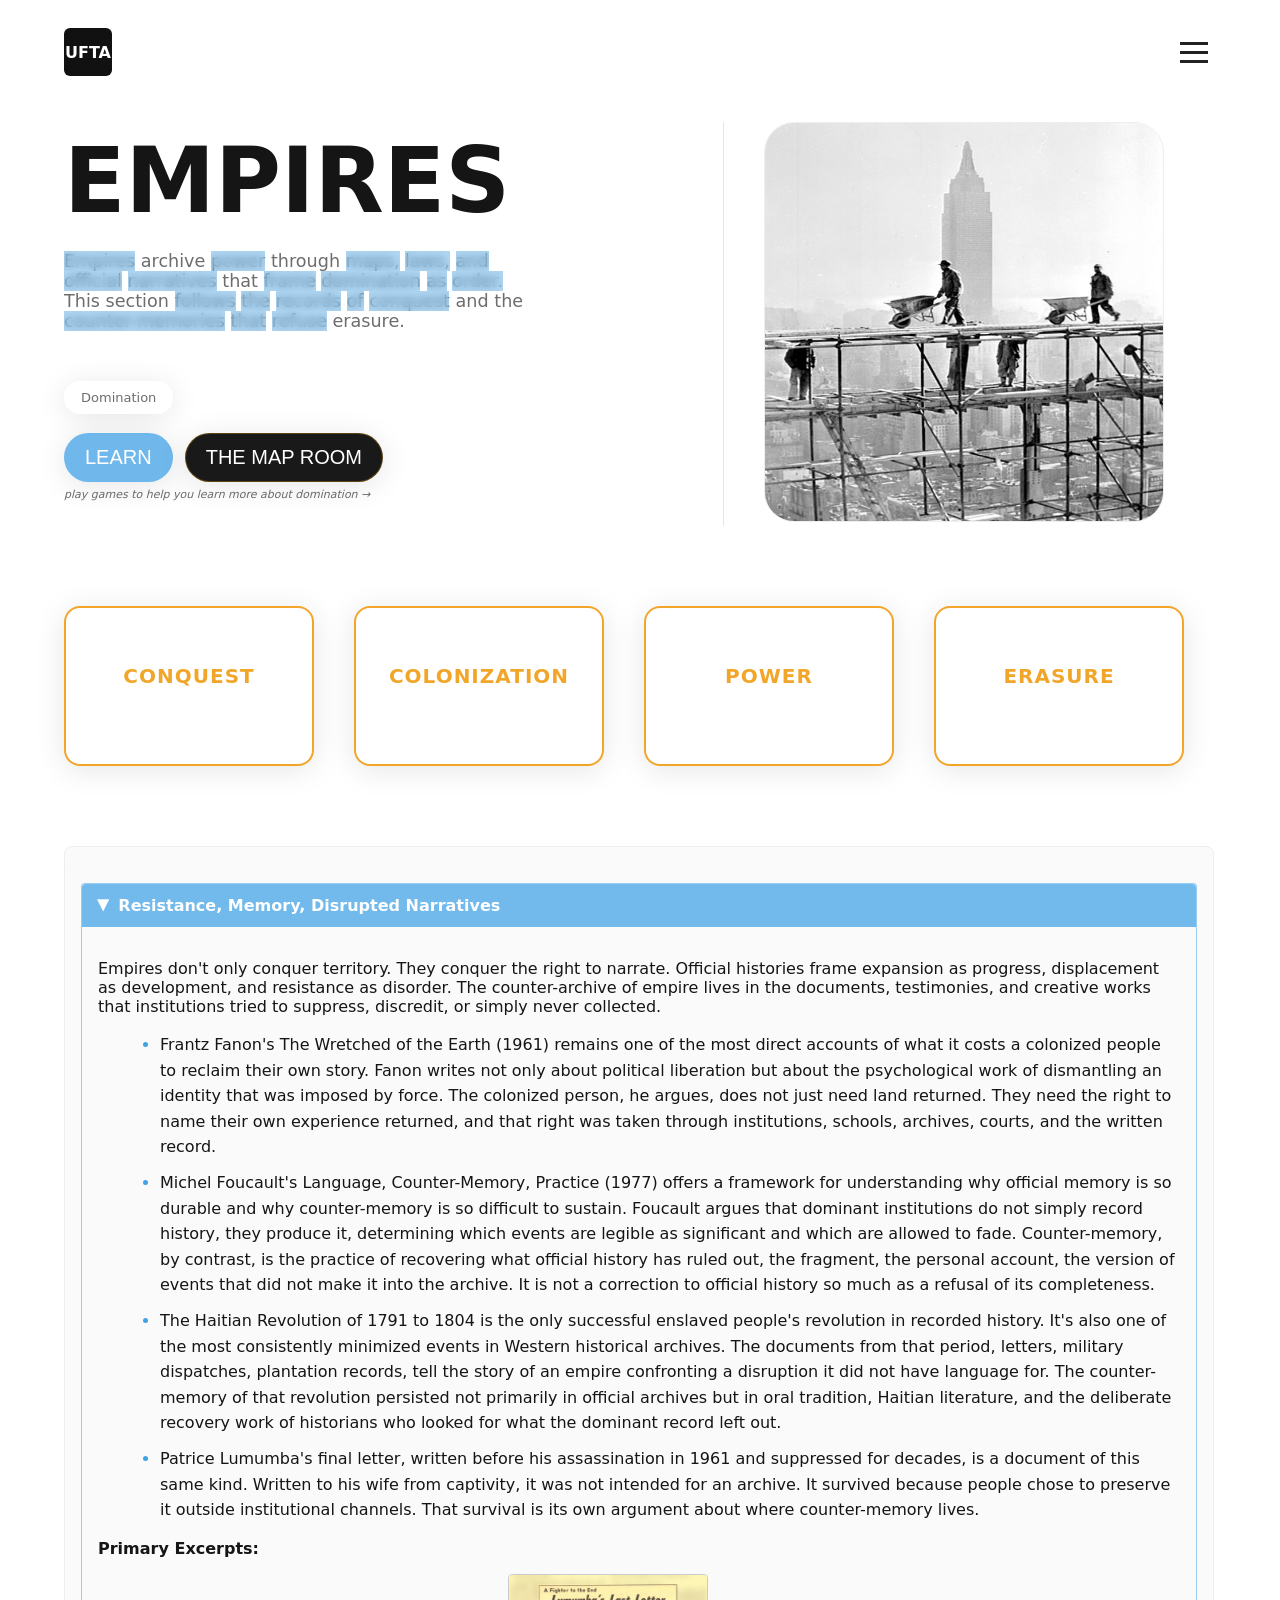
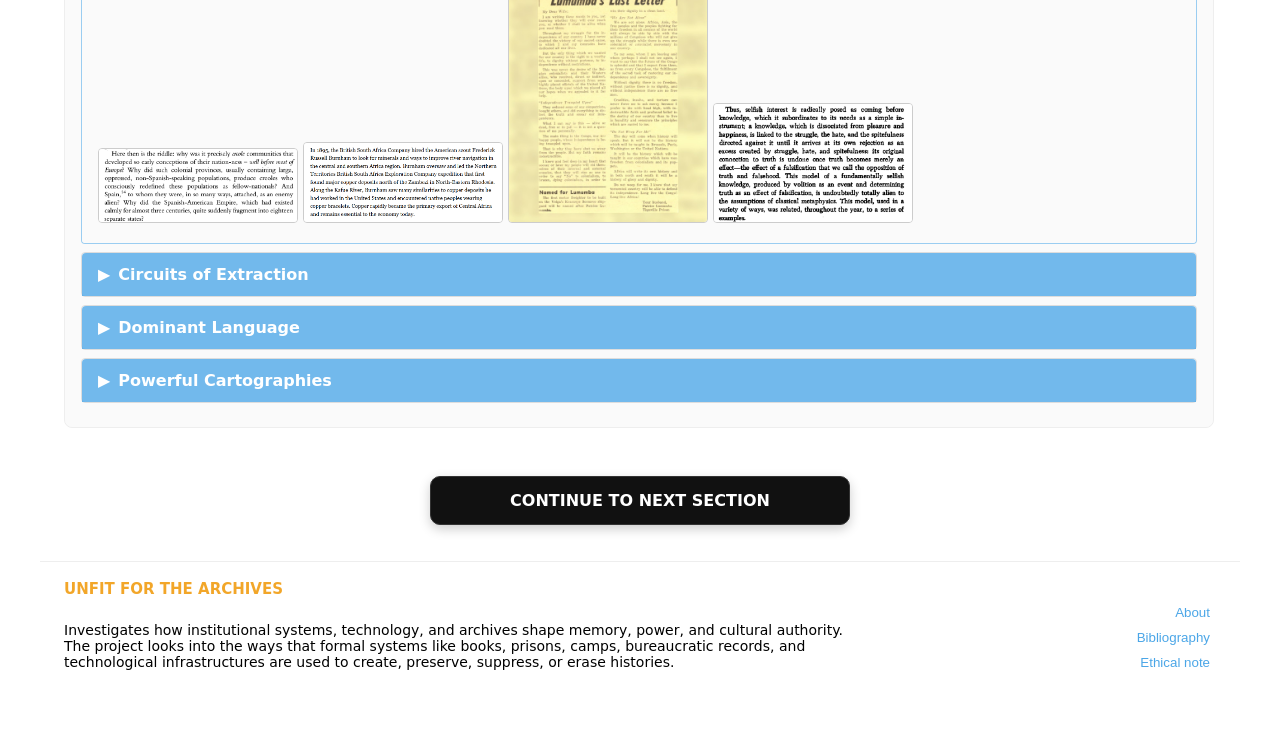
<file: empires/empires.html>
<!DOCTYPE html>
<html lang="en">
<head>
    <meta charset="UTF-8">
    <meta name="viewport" content="width=device-width, initial-scale=1.0">
    <title>Unfit for the Archives | Empires</title>
    <link rel="stylesheet" href="../css/styles.css">
    <script src="../javascript/script.js" defer></script>
</head>
<body>

      <header class="site-header">
        <div class="header-left">
            <a href="../index.html" class="logo-small">UFTA</a>
            <br>
        </div>

        <div class="header-right">
            <button id="hamburger" class="hamburger" aria-expanded="false" aria-controls="navMenu" aria-label="Toggle navigation">
                <span class="bar"></span>
                <span class="bar"></span>
                <span class="bar"></span>
            </button>
            <nav id="navMenu" class="nav-buttons" aria-hidden="true">
                <button class="nav-button" data-target="section-1" data-href="../prisons/prison.html">Prisons</button>
                <button class="nav-button" data-target="section-2" data-href="../camps/camps.html">Camps</button>
                <button class="nav-button" data-target="section-3" data-href="../empires/empires.html">Empires</button>
                <button class="nav-button" data-target="section-4" data-href="../books/book.html">Books</button>
                <button class="nav-button" data-target="section-5" data-href="../technological_systems/techsystems.html">Technological Systems</button>
                <button class="nav-button" data-target="section-6" data-href="../archives/archive.html">Archives</button>
            </nav>
            </div>
        </div>
    </header>

    <!--MODALS-->
    <div id="modalOverlay" class="modal-overlay hidden" aria-hidden="true">
        <div class="modal" role="dialog" aria-modal="true" aria-labelledby="modalTitle">
            <button class="modal-close" aria-label="Close modal">×</button>
            <h3 id="modalTitle">Placeholder Title</h3>
            <div id="modalBody">This is placeholder content. Replace with real text using js.</div>
        </div>
    </div>

    <!-- MAIN SECTION -->
    <main class="main-layout">
        <section class="intro">
<!-- title -->
            <h1 class="main-title">EMPIRES</h1>
<!-- description -->
            <p class="intro-lead">
                <span class="word">Empires</span> <span class="word">archive</span> <span class="word">power</span> <span class="word">through</span> <span class="word">maps,</span> <span class="word">laws,</span> <span class="word">and</span> <span class="word">official</span> <span class="word">narratives</span> <span class="word">that</span> <span class="word">frame</span> <span class="word">domination</span> <span class="word">as</span> <span class="word">order.</span> <span class="word">This</span> <span class="word">section</span> <span class="word">follows</span> <span class="word">the</span> <span class="word">records</span> <span class="word">of</span> <span class="word">conquest</span> <span class="word">and</span> <span class="word">the</span> <span class="word">counter-memories</span> <span class="word">that</span> <span class="word">refuse</span> <span class="word">erasure.</span>
            </p>
            <br>
            <br>

            <div class="main-layout-tag">
                <p>Domination</p>
            </div>

            <br>
            <br>

            <div class="quiz-buttons-row">
                <button class="quiz-button" id="quiz-button" data-title="Quiz Game" data-section="empires" style="cursor:pointer;">LEARN</button>
                <button class="quiz-button orange" id="game-button" data-title="The Map Room" style="cursor:pointer;">THE MAP ROOM</button>
            </div>
            <p class="hover-hint">play games to help you learn more about domination →</p>
        </section>

          <section class="divider">

        </section>

        <section>
            <img class="main-image" src="../images/empires/stock7.jpg" alt="main image of archive" style="width: 400px; height: 400px;">
        </section>


        <!-- fact cards below main section -->
        <section class="fact-cards">
            <div class="fact-card">
                <div class="card-inner">
                    <div class="card-front">
                        <h3>Conquest</h3>
                    </div>
                    <div class="card-back">
                        <p>Empires expanded through military conquest, often justifying violence as civilizing missions.</p>
                    </div>
                </div>
            </div>
            <div class="fact-card">
                <div class="card-inner">
                    <div class="card-front">
                        <h3>Colonization</h3>
                    </div>
                    <div class="card-back">
                        <p>Imperial powers established colonies that exploited local resources and labor.</p>
                    </div>
                </div>
            </div>
            <div class="fact-card">
                <div class="card-inner">
                    <div class="card-front">
                        <h3>Power</h3>
                    </div>
                    <div class="card-back">
                        <p>Empires maintained control through hierarchical structures and administrative systems.</p>
                    </div>
                </div>
            </div>
            <div class="fact-card">
                <div class="card-inner">
                    <div class="card-front">
                        <h3>Erasure</h3>
                    </div>
                    <div class="card-back">
                        <p>Imperial narratives often erased indigenous histories and cultures.</p>
                    </div>
                </div>
            </div>
        </section>

        <!-- container for subpage content and buttons -->
        <section class="subpage-container">
            <div id="subpage-content" class="subpage-content">
                <!-- embedded sections, only lived shown by default -->
                <details open id="resistance-details">
                    <summary>Resistance, Memory, Disrupted Narratives</summary>
                    <div class="subpage-section" id="resistance">
                        <p>Empires don't only conquer territory. They conquer the right to narrate. Official histories frame expansion as progress, displacement as development, and resistance as disorder. The counter-archive of empire lives in the documents, testimonies, and creative works that institutions tried to suppress, discredit, or simply never collected.</p>
                        <ul class="resistance-blue-bullets">
                            <li>Frantz Fanon's The Wretched of the Earth (1961) remains one of the most direct accounts of what it costs a colonized people to reclaim their own story. Fanon writes not only about political liberation but about the psychological work of dismantling an identity that was imposed by force. The colonized person, he argues, does not just need land returned. They need the right to name their own experience returned, and that right was taken through institutions, schools, archives, courts, and the written record.</li>
                            <li>Michel Foucault's Language, Counter-Memory, Practice (1977) offers a framework for understanding why official memory is so durable and why counter-memory is so difficult to sustain. Foucault argues that dominant institutions do not simply record history, they produce it, determining which events are legible as significant and which are allowed to fade. Counter-memory, by contrast, is the practice of recovering what official history has ruled out, the fragment, the personal account, the version of events that did not make it into the archive. It is not a correction to official history so much as a refusal of its completeness.</li>
                            <li>The Haitian Revolution of 1791 to 1804 is the only successful enslaved people's revolution in recorded history. It's also one of the most consistently minimized events in Western historical archives. The documents from that period, letters, military dispatches, plantation records, tell the story of an empire confronting a disruption it did not have language for. The counter-memory of that revolution persisted not primarily in official archives but in oral tradition, Haitian literature, and the deliberate recovery work of historians who looked for what the dominant record left out.</li>
                            <li>Patrice Lumumba's final letter, written before his assassination in 1961 and suppressed for decades, is a document of this same kind. Written to his wife from captivity, it was not intended for an archive. It survived because people chose to preserve it outside institutional channels. That survival is its own argument about where counter-memory lives.</li>
                        </ul>

                        <p><strong>Primary Excerpts:</strong></p>
                        <!-- placeholder thumbnail; clicking opens modal -->
                        <img 
                        class="excerpt-thumb" 
                        src="../images/empires/resistance_mem_disnar/2.png" 
                        alt="Excerpt thumbnail" 
                        data-title="Anderson B. Imagined Communities p.50" 
                        data-trans="Here then is the riddle: why was it precisely <i>creole</i> communitites that developed so early conceptions of their nation-ness - <i>well before most Europe?</i> 
                                    Why did such colonial provinces, usually containing large, oppressed, non-Spanish-speaking population, produce creoles who consciously redefined htese populations as fellow-nationnals? 
                                    And Spain, to whom they were, in so many ways, attached, as an enemy alien? 
                                    Why did the Spanish-American Empire, which had existed calmly for almost three centuries, quite suddenly fragment into eighteen seperate states?">
                        <img 
                        class="excerpt-thumb" 
                        src="../images/empires/resistance_mem_disnar/3.png" 
                        alt="Excerpt thumbnail" 
                        data-title="History Guild: The Berlin Conference of 1884-1885" 
                        data-trans="In 1895, the British South Africa Company hired the American scout Frederick Russell Burnham to look for minerals and ways to improve river navigation in the central and southern Africa region. 
                                    Burnham oversaw and led the Northern Territories British South Africa Exploration Company expedition that first found major copper deposits north of the Zambezi in North-Eastern Rhodesia. 
                                    Along the Kafue River, Burnham saw many similarities to copper deposits he had worked in the United States and encountered native peoples wearing copper bracelets. 
                                    Copper rapidly became the primary export of Central Africa and remains essential to the economy today.">
                        <img 
                        class="excerpt-thumb" 
                        src="../images/empires/resistance_mem_disnar/4.jpg" 
                        alt="Excerpt thumbnail" 
                        data-title="(1960) Patrice Lumumba’s Last Letter to Pauline Lumumba" 
                        data-trans="Neither brutal assaults, nor cruel mistreatment, nor torture have ever led me to beg for mercy, for I prefer to die with my head held high, unshakable faith, and the greatest confidence in the destiny of my country rather than live in slavery and contempt for sacred principles. 
                                    History will one day have its say; it will not be the history taught in the United Nations, Washington, Paris, or Brussels, however, but the history taught in the countries that have rid themselves of colonialism and its puppets. 
                                    Africa will write its own history and both north and south of the Sahara it will be a history full of glory and dignity.
                                    Do not weep for me, my companion; I know that my country, now suffering so much, ‘will be able to defend its independence and its freedom. Long live the Congo! Long live Africa!">
                        <img 
                        class="excerpt-thumb" 
                        src="../images/empires/resistance_mem_disnar/5.png" 
                        alt="Excerpt thumbnail" 
                        data-title="Foucault M. Language, Counter-Memory, Practice p.203"

                        data-trans="Thus, selfish interest is radically posed as coming before
                                    knowledge, which it subordinates to its needs as a simple instrument; a knowledge, which is dissociated from pleasure and happiness, is linkd to the struggle, the hate, and the spitefulness
                                    directed against it until it drives at its own rejection as an excess created by struggle, hate, and spitefulness: its original
                                    connection to truth is undone once truth becomes merely an effect—the effect of a falsification that we call the opposition of
                                    truth and falsehood. This model of a fundamentally selfish knowledge, produced by volition as an event and determining truth as an effect of falsification, is undoubtedly totally alien to
                                    the assumptions of classical metaphysics. This model, used in a variety of ways, was related, throughout the year, to a series of examples">
                    </div>
                </details>
                <details id="extraction-details">
                    <summary>Circuits of Extraction</summary>
                    <div class="subpage-section" id="extraction">
                        <p>Empires run on paper as much as on force. Ledgers, shipping manifests, tax records, and trade agreements are the administrative infrastructure of extraction, and they survive in archives when the human cost they represent does not. The bureaucratic record of empire is often meticulous about what was taken and nearly silent about what that taking destroyed.</p>
                        <p>Adam Hochschild's King Leopold's Ghost (1998) reconstructs the Congo Free State through exactly this kind of archival excavation. Leopold II's regime extracted rubber through a system of enforced quotas, mutilation, and collective punishment. The paper trail exists, colonial reports, missionary accounts, the photographs taken by Edmund Morel and others that forced a reluctant public reckoning. What makes Hochschild's account archivally significant is not just what the documents say but the gap between the administrative language used to describe the system and the human reality that language was designed to obscure.</p>

                        <div class="pdf-link-grid">
                            <button type="button" class="pdf-open-trigger" data-title="Slave trade ledger of William James Smith, 1844-1854" data-source-label="Wofford College" data-source-url="https://digitalcommons.wofford.edu/localhist/1/" data-pdf="../images/empires/circuitsofex/Slavetradeledgerof_WilliamJamesSmith1844-1854.pdf">Slave trade ledger of William James Smith, 1844-1854 (PDF)</button>
                            <button type="button" class="pdf-open-trigger" data-title="Slave Voyages Archive" data-pdf="../images/empires/circuitsofex/SlaveVoyages.pdf" data-source-label="Slave Voyages" data-source-url="https://www.slavevoyages.org/">Open Slave Voyages Introduction (PDF)</button>
                        </div>

                        <p>Giorgio Agamben's concept of bare life, developed in Homo Sacer: Sovereign Power and Bare Life (1998), describes the condition of people who exist within a political system while being excluded from its protections. In the context of imperial extraction, this describes the situation of colonized populations with precision. They were governed, taxed, counted, and administered by systems that simultaneously denied them the legal and political standing those systems claimed to extend. The administrative record of their exploitation survives in colonial archives. The record of their full humanity largely does not.</p>
                        <p>Eric Williams's Capitalism and Slavery (1944) makes the economic argument that the Industrial Revolution was financed by the transatlantic slave trade, that European modernity and colonial extraction are not parallel histories but the same history. The shipping manifests and port records of the 18th century are documents of this circuit, goods listed by weight and value, enslaved people listed as cargo. The archive of empire is an archive of profit, and reading it as such changes what it means.</p>
                    </div>
                </details>
                <details id="language-details">
                    <summary>Dominant Language</summary>
                    <div class="subpage-section" id="language">
                        <p>Language isn't a neutral vessel. When empires arrive, one of their first administrative acts is linguistic. Schools teach in the colonizer's language. Legal systems operate in it. Documents that grant or deny rights are written in it. To exist within the empire's institutions, the colonized must become legible in a language that was not theirs, and that transaction carries a cost that outlasts formal colonial rule.</p>
                        <p>Ngũgĩ wa Thiong'o's Decolonising the Mind (1986) is the clearest account of this cost in the literary record. Ngũgĩ describes being beaten at school for speaking Gikuyu, his first language, and the gradual internalization of the idea that English was the language of intelligence and Gikuyu the language of backwardness. His decision, made in 1977, to stop writing in English and write only in Gikuyu and Swahili was not only a personal choice. It was a public argument about who literature is for and what it means to write in the language of the people whose story you are telling.</p>

                        <p><strong>Primary Excerpts:</strong></p>

                        <div class="primary-excerpts-text" id="resistance-quote-list">
                            <blockquote class="excerpt-quote">
                                <p>"A civilization that proves incapable of solving the problems it creates is a decadent civilization. 
                                    A civilization that chooses to close its eyes to its most crucial problems is a stricken civilization. 
                                    A civilization that uses its principles for trickery and deceit is a dying civilization."</p>
                                <cite>Discourse on Colonialism, Aimé Césaire, 1950</cite>
                            </blockquote>
                            <blockquote class="excerpt-quote">
                                <p>"The religious dictum from the sixteenth and seventeenth centuries, “convert—for your own good—or I will kill you” lived on in subsequent translations: 
                                    during the eighteenth and nineteenth centuries, in a cultural key, “civilize—for your own good—or I will kill you,” 
                                    and, in the (late-) nineteenth and twentieth, in an economic-social format, “develop—for your own good—or I will kill you.” 
                                    Finally, the overtly political dimension was added in the (late) twentieth and twenty-first centuries: “democratize—for your own good—or I will kill you.”"</p>
                                <cite>Religion, Modernity, and the Global Afterlives of Colonialism, Atalia Omer & Joshua Lupo, 2024</cite>
                            </blockquote> 

                        </div>

                        <p>Edward Said's Orientalism (1978) extends this analysis beyond schools and into scholarship itself. Said documents how Western academic vocabulary constructed an entire framework for describing the East, words like exotic, tribal, timeless, and irrational, that served imperial purposes by making the colonized world appear to need the management that colonizers offered. That vocabulary did not stay in academic journals. It shaped journalism, policy, law, and the categories through which colonized people were administered.</p>
                        <p>Colonial-era missionary language primers and dictionaries are among the most revealing physical artifacts of this process. Often the first things printed by colonial presses in a new territory, they were tools for making indigenous people legible to the administration, and for making the administration's language the only language that counted. The official records renaming cities, rivers, and territories follow the same logic. Bombay to Mumbai, Rhodesia to Zimbabwe, the administrative paper trail of reclaimed names tells the story of dominant language and its undoing simultaneously.</p>
                    </div>
                </details>
                <details id="cartographies-details">
                    <summary>Powerful Cartographies</summary>
                    <div class="subpage-section" id="cartographies">
                        <p>Maps are not neutral representations of space. They are tools of power, instruments for claiming, controlling, and organizing territory. The act of mapping is an act of authority, deciding what is important, what is visible, and what is omitted.</p>
                        <p>A map looks like a fact. It's an argument. Every decision made in producing a map, what to include, what to leave blank, what scale to use, where to place the center, encodes a political position. Empires understood this. Maps were among their most powerful administrative tools, not because they described the world accurately but because they made imperial claims look like geographic reality.</p>
                        <p>The Scramble for Africa map produced at the Berlin Conference of 1884 to 1885 is among the most legible single images of extraction as administrative act. European powers divided a continent they had not surveyed, drawing borders through territories they had never entered, across communities, languages, and political structures that had existed for centuries. That map is not a description of Africa. It is a claim made on paper that was then enforced with violence.</p>

                        <div class="image-gallery">
                            <img src="../images/empires/powerfulcart/sykes-picotagreement1916.png" alt="Sykes-Picot Agreement map, 1916" class="active">
                            <img src="../images/empires/powerfulcart/scrambleforafrica.webp" alt="Scramble for Africa map" class="cartography-large">
                            <img src="../images/empires/resistance_mem_disnar/1.jpg" alt="European Exploration of Africa" class="cartography-roads">
                        </div>

                        <p>The Sykes-Picot Agreement of 1916 is the document that most directly illustrates cartography as imperial act. British and French diplomats drew lines across the Middle East, dividing it between their spheres of influence, with no meaningful consultation with the people living there. The pencil lines on that map produced borders that are still generating conflict more than a century later. The map did not describe political reality. It created one.</p>
                        <p>Benedict Anderson's Imagined Communities (1983) argues that nations are not natural formations but constructed ones, and that maps are among the primary tools of that construction. The map of a nation, he writes, comes before the territory it claims to represent. Colonial administrations produced maps of territories they intended to control, and those maps became the basis for legal claims, resource allocation, and military strategy. The blank spaces on 19th century European maps of Africa and South America, labeled unknown or unexplored despite being inhabited for millennia, are not admissions of ignorance. They are assertions that what existed in those spaces did not count as something that needed to be mapped.</p>
                    </div>
                </details>
            </div>
        </section>
    </main>

    <div class="continue-next-section">
        <a class="continue-button" href="../books/book.html">CONTINUE TO NEXT SECTION</a>
    </div>

    <!--FOOTER-->
    <footer class="site-footer">
        <div class="footer-left">
            <div class="footer-title" style="color: rgba(240, 150, 4, 0.85);"><strong>UNFIT FOR THE ARCHIVES</strong></div>
            <br>
            <div class="tldr">Investigates how institutional systems, technology, and archives shape memory, power, and cultural authority.</div>
            <div class="tldr">The project looks into the ways that formal systems like books, prisons, camps, bureaucratic records, and</div>
            <div class="tldr">technological infrastructures are used to create, preserve, suppress, or erase histories.</div>
            <br>
        </div>
        <div class="footer-right">
            <br>
            <button class="footer-link" data-modal="about">About</button>
            <button class="footer-link" data-modal="bibliography">Bibliography</button>
            <button class="footer-link" data-modal="ethical">Ethical note</button>
        </div>
    </footer>

<!--MODALS-->
    <div id="modalOverlay" class="modal-overlay hidden" aria-hidden="true">
        <div class="modal" role="dialog" aria-modal="true" aria-labelledby="modalTitle">
            <button class="modal-close" aria-label="Close modal">×</button>
            <h3 id="modalTitle">Placeholder Title</h3>
            <div id="modalBody">This is placeholder content. Replace with real text using js.</div>
        </div>
    </div>
</body>
</html>
</file>
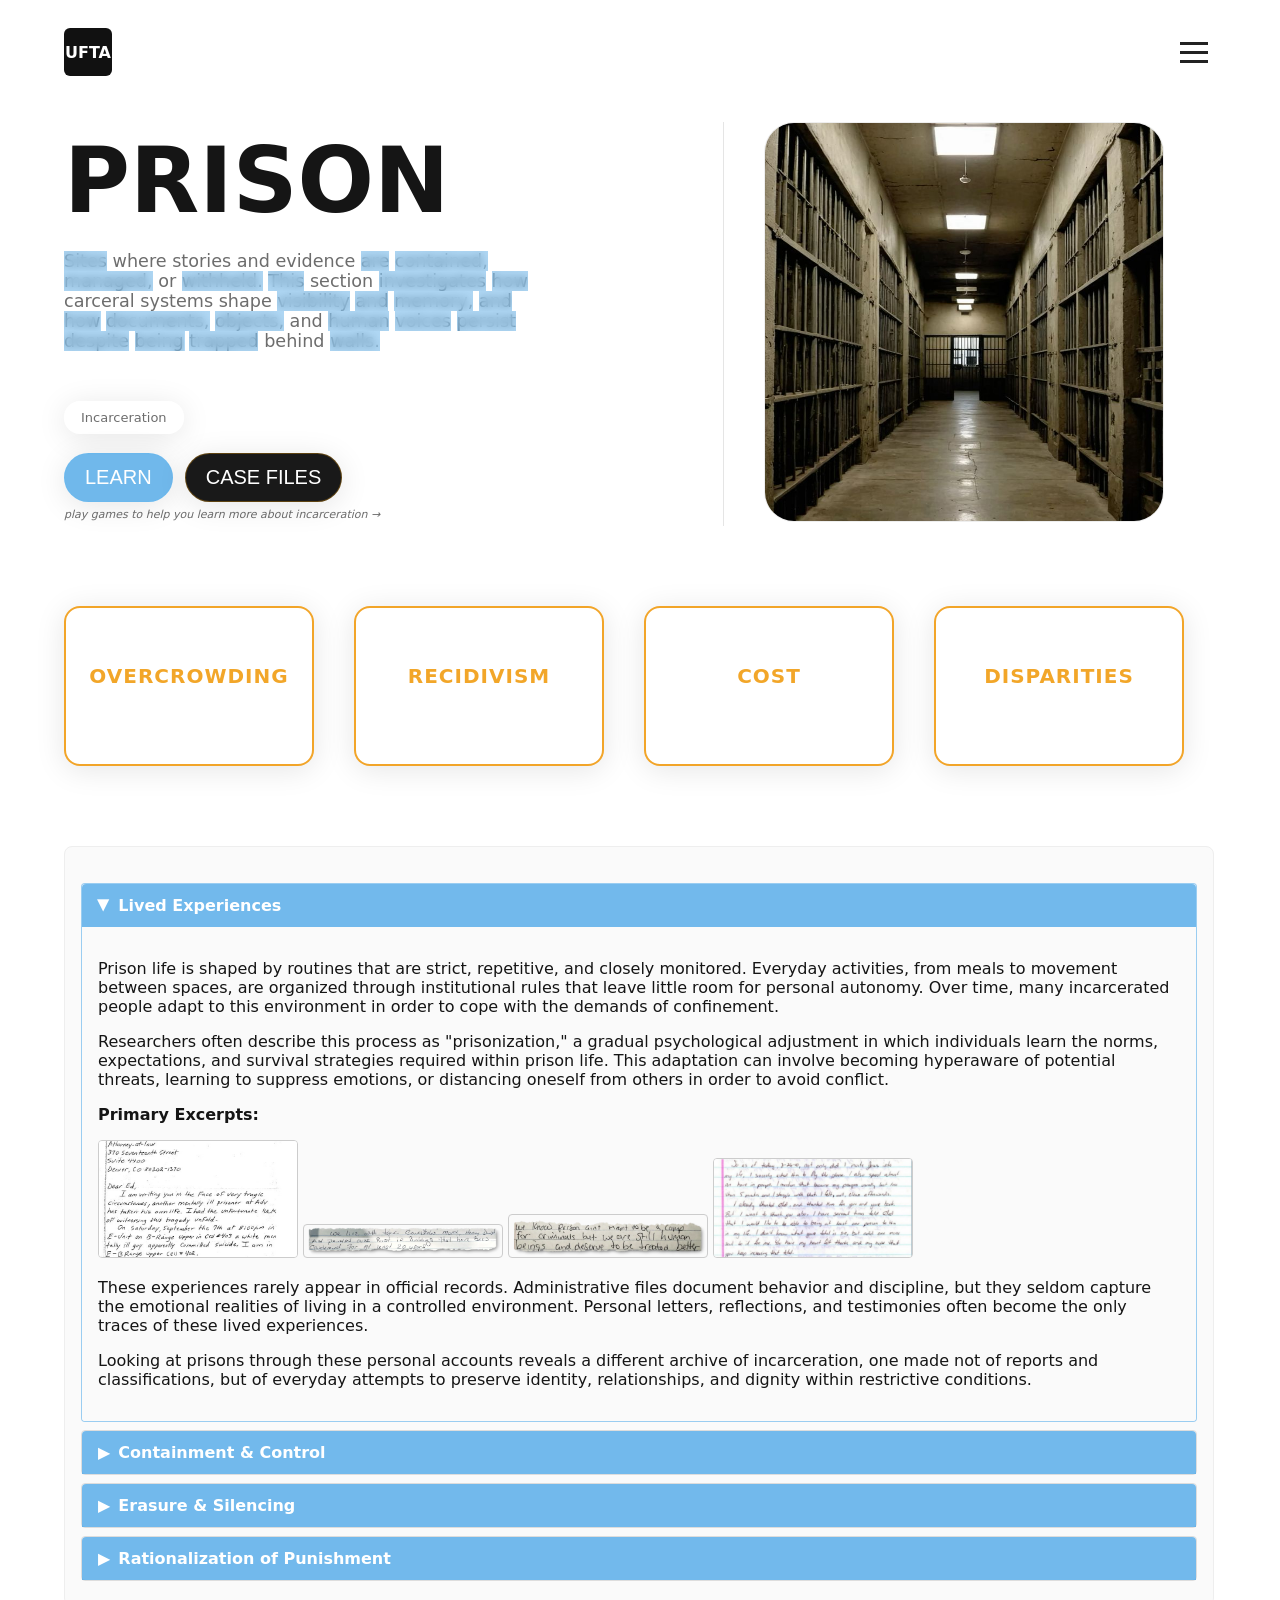
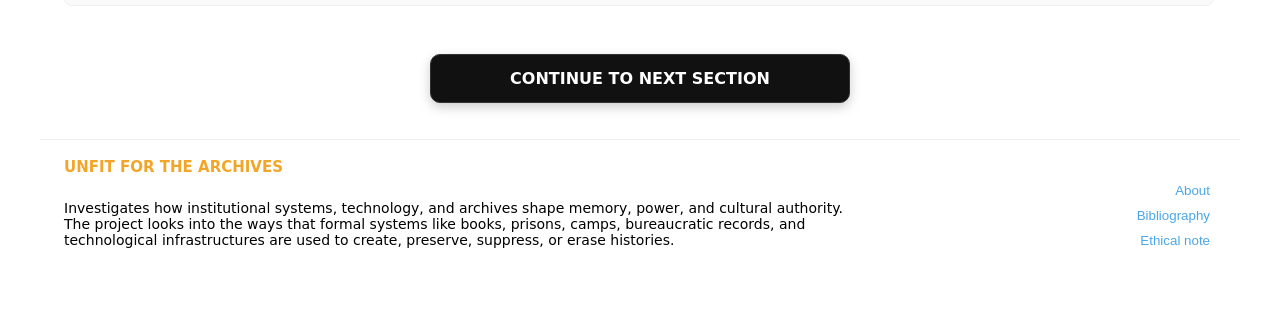
<file: prisons/prison.html>
<!DOCTYPE html>
<html lang="en">
<head>
    <meta charset="UTF-8">
    <meta name="viewport" content="width=device-width, initial-scale=1.0">
    <title>Unfit for the Archives | Prisons</title>
    <link rel="stylesheet" href="../css/styles.css">
    <script src="../javascript/script.js" defer></script>
</head>
<body>

      <header class="site-header">
        <div class="header-left">
            <a href="../index.html" class="logo-small">UFTA</a>
            <br>
        </div>

        <div class="header-right">
            <button id="hamburger" class="hamburger" aria-expanded="false" aria-controls="navMenu" aria-label="Toggle navigation">
                <span class="bar"></span>
                <span class="bar"></span>
                <span class="bar"></span>
            </button>
            <nav id="navMenu" class="nav-buttons" aria-hidden="true">
                <button class="nav-button" data-target="section-1" data-href="../prisons/prison.html">Prisons</button>
                <button class="nav-button" data-target="section-2" data-href="../camps/camps.html">Camps</button>
                <button class="nav-button" data-target="section-3" data-href="../empires/empires.html">Empires</button>
                <button class="nav-button" data-target="section-4" data-href="../books/book.html">Books</button>
                <button class="nav-button" data-target="section-5" data-href="../technological_systems/techsystems.html">Technological Systems</button>
                <button class="nav-button" data-target="section-6" data-href="../archives/archive.html">Archives</button>
            </nav>
            </div>
        </div>
    </header>

    <!--MODALS-->
    <div id="modalOverlay" class="modal-overlay hidden" aria-hidden="true">
        <div class="modal" role="dialog" aria-modal="true" aria-labelledby="modalTitle">
            <button class="modal-close" aria-label="Close modal">×</button>
            <h3 id="modalTitle">Placeholder Title</h3>
            <div id="modalBody">This is placeholder content. Replace with real text using js.</div>
        </div>
    </div>

    <!-- MAIN SECTION -->
    <main class="main-layout">
        <section class="intro">
<!-- title -->
            <h1 class="main-title">PRISON</h1>
<!-- description -->
            <p class="intro-lead">
                 <span class="word">Sites</span> <span class="word">where</span> <span class="word">stories</span> <span class="word">and</span> <span class="word">evidence</span> <span class="word">are</span> <span class="word">contained,</span> <span class="word">managed,</span> <span class="word">or</span> <span class="word">withheld.</span> <span class="word">This</span> <span class="word">section</span> <span class="word">investigates</span> <span class="word">how</span> <span class="word">carceral</span> <span class="word">systems</span> <span class="word">shape</span> <span class="word">visibility</span> <span class="word">and</span> <span class="word">memory,</span> <span class="word">and</span> <span class="word">how</span> <span class="word">documents,</span> <span class="word">objects,</span> <span class="word">and</span> <span class="word">human</span> <span class="word">voices</span> <span class="word">persist</span> <span class="word">despite</span> <span class="word">being</span> <span class="word">trapped</span> <span class="word">behind</span> <span class="word">walls.</span>
            </p>
           
            <br>
            <br>

            <div class="main-layout-tag">
                <p>Incarceration</p>
            </div>
            <br>
            <br>
<!--Game Buttons-->
            <div class="quiz-buttons-row">
                <button class="quiz-button" id="quiz-button" data-title="Quiz Game" data-section="prisons" style="cursor:pointer;">LEARN</button>
                <button class="quiz-button orange" id="quiz-button2" data-title="Case Files Game" style="cursor:pointer;">CASE FILES</button>
            </div>
            <p class="hover-hint">play games to help you learn more about incarceration →</p>


        </section>

          <section class="divider">

        </section>

        <section>
            <img class="main-image" src="../images/prison/stock4.jpg" alt="main image of archive" style="width: 400px; height: 400px;">
        </section>


        <!-- fact cards below main section -->
        <section class="fact-cards">
            <div class="fact-card">
                <div class="card-inner">
                    <div class="card-front">
                        <h3>Overcrowding</h3>
                    </div>
                    <div class="card-back">
                        <p>Many prisons operate at well over 100% capacity, leading to inhumane conditions.</p>
                    </div>
                </div>
            </div>
            <div class="fact-card">
                <div class="card-inner">
                    <div class="card-front">
                        <h3>Recidivism</h3>
                    </div>
                    <div class="card-back">
                        <p>A significant percentage of released individuals return to prison within three years.</p>
                    </div>
                </div>
            </div>
            <div class="fact-card">
                <div class="card-inner">
                    <div class="card-front">
                        <h3>Cost</h3>
                    </div>
                    <div class="card-back">
                        <p>It often costs tens of thousands of dollars per inmate per year to maintain incarceration.</p>
                    </div>
                </div>
            </div>
            <div class="fact-card">
                <div class="card-inner">
                    <div class="card-front">
                        <h3>Disparities</h3>
                    </div>
                    <div class="card-back">
                        <p>People from marginalized communities are disproportionately represented in the system.</p>
                    </div>
                </div>
            </div>
        </section>

        <!-- container for subpage content and buttons -->
        <section class="subpage-container">
            <div id="subpage-content" class="subpage-content">
                <!-- embedded sections, only lived shown by default -->
                <details open id="lived-details">
                    <summary>Lived Experiences</summary>
                    <div class="subpage-section" id="lived">
                        <p>Prison life is shaped by routines that are strict, repetitive, and closely monitored. Everyday activities, from meals to movement between spaces, are organized through institutional rules that leave little room for personal autonomy. Over time, many incarcerated people adapt to this environment in order to cope with the demands of confinement.  </p>
                        <p>Researchers often describe this process as "prisonization," a gradual psychological adjustment in which individuals learn the norms, expectations, and survival strategies required within prison life. This adaptation can involve becoming hyperaware of potential threats, learning to suppress emotions, or distancing oneself from others in order to avoid conflict.
                        </p>

                        
                        <p><strong>Primary Excerpts:</strong></p>
                        <!-- placeholder thumbnail; clicking opens modal -->
                        <img class="excerpt-thumb" src="../images/prison/lived_experiences/letter1.jpg" alt="Excerpt thumbnail" data-title="An excerpt from a letter ADX-Florence inmate Jabar Currence sent to attorney Ed Aro after the suicide of Robert Knott" data-trans=
                        "Attorney-at-law
                        370 Seventeenth Street
                        Suite 4400
                        Denver, CO 80202-1370
                        
                        Dear Ed,
                        I am writing you in the Face of very tragic circumstances, another mentally ill prisoner at Adx has taken his own life. I had the unfortunate luck of witnessing this tragedy unfold.
                        On Saturday, September the 7th at 8:00 p.m in E-Unit on B-Range Upper in Cell #403 a white mentally ill guy apparently comitted suicide. I am in E-B Range upper cell #402" 
                        style="max-width:200px;cursor:pointer;">
                        
                        <img class="excerpt-thumb" src="../images/prison/lived_experiences/letter2.webp" alt="Excerpt thumbnail" data-title="Unknown - The Marshall Project" data-trans="We live with toxic cancerous mold, heavy dust, and painted over rust in buildings that have been condemned for at least 20 years." style="max-width:200px;cursor:pointer;">
                       
                        <img class="excerpt-thumb" src="../images/prison/lived_experiences/letter3.webp" alt="Excerpt thumbnail" data-title="Unknown - The Marshall Project" data-trans="We know prison ain't meant to be a camp for criminals, but we are stll human beings, and deserve to be treated better." style="max-width:200px;cursor:pointer;">
                        
                        <img class="excerpt-thumb" src="../images/prison/lived_experiences/letter4.jpg" alt="Excerpt thumbnail" data-title="Unknown - 1 of 12,000 Prisoner Letters" data-trans="So as of today, 8-26-10, not only did I invite Jesus into my life, I sincerely asked Him to fly the plane. I also spent almost an hour in prayer. I mention that because my prayers usually last less than 5 minutes and I struggle with that. I felt, well, clean afterwards.

                        I already thanked God, and thanked Him for you and your book. But I want to thank you also. I have several times told God that I would like to be able to bring at least one person to Him in my life. I don’t know what your total is sir, but add one more soul to it for me. You have my heartfelt thanks and my hope that you keep increasing that total." style="max-width:200px;cursor:pointer;">

                        <p>These experiences rarely appear in official records. Administrative files document behavior and discipline, but they seldom capture the emotional realities of living in a controlled environment. Personal letters, reflections, and testimonies often become the only traces of these lived experiences.</p>
                        <p>Looking at prisons through these personal accounts reveals a different archive of incarceration, one made not of reports and classifications, but of everyday attempts to preserve identity, relationships, and dignity within restrictive conditions.</p>
                    </div>
                </details>
                <details id="containmentcontrol-details">
                    <summary>Containment & Control</summary>
                    <div class="subpage-section" id="containmentcontrol">
                        <p>Prisons are designed as systems of containment. Their architecture, surveillance technologies, and administrative procedures work together to regulate movement and behavior. Walls, checkpoints, and monitored corridors create environments where visibility and control are constant features of daily life.</p>
                        <div class="primary-excerpts-text" id="resistance-quote-list">
                            <blockquote class="excerpt-quote">
                                <p>"During my own career as an antiprison activist I have seen the population of U.S. prison increase with such rapidity that many people in 
                                    Black, Latino, and Native American communitites now have a far greater change at going to prison than of getting a decent education."</p>
                                <cite>Angela Davis, Are Prisons Obsolete? (2003)</cite>
                            </blockquote>
                            <blockquote class="excerpt-quote">
                                <p>"The question of whether prisons have become an obsolete institution has become espescially urgent in light of the fact that more than two million people (out of
                                    a world total of nine million) now inhabit U.S. prisons, jails, youth facilities, and immigration detention centers."</p>
                                <cite>Angela Davis, Are Prisons Obsolete? (2003)</cite>
                            </blockquote> 
                        </div>
                        
                        <p>Design plays an important role in this system. Correctional facilities are often planned to maximize observation and limit unsupervised interaction, reinforcing authority through spatial organization. Cells, control rooms, and circulation paths become tools for maintaining order and enforcing institutional boundaries.</p>
                        
                        <div class="image-gallery">
                            <!-- Add images here -->
                            <a href="https://www.latimes.com/opinion/story/2025-12-22/prison-conditions-hbo-the-alabama-solution-immigration-enforcement" target="_blank" rel="noopener">
                                <img src="../images/prison/containment_control/image1.webp" alt="Image 1">
                            </a>
                            <a href="https://aeon.co/essays/this-is-what-solitary-confinement-does-to-the-brain" target="_blank" rel="noopener">
                                <img src="../images/prison/containment_control/image2.webp" alt="Image 2">
                            </a>
                            <a href="https://www.al.com/news/2020/04/alabama-prison-systems-covid-19-plan-anticipates-widespread-infection-deaths-national-guard-intervention.html" target="_blank" rel="noopener">
                                <img src="../images/prison/containment_control/image3.avif" alt="Image 3">
                            </a>
                            <a href="https://www.balfourbeatty.com/what-we-do/projects/kern-county-justice-facility-california/" target="_blank" rel="noopener">
                                <img src="../images/prison/containment_control/image4.webp" alt="Image 4">
                            </a>
                            <a href="https://www.aclu.org/publications/captive-labor-exploitation-incarcerated-workers" target="_blank" rel="noopener">
                                <img src="../images/prison/containment_control/image5.png" alt="Image 5">
                            </a>
                            <a href="https://news.uchicago.edu/story/us-prison-labor-programs-violate-fundamental-human-rights-new-report-finds" target="_blank" rel="noopener">
                                <img src="../images/prison/containment_control/image6.jpg" alt="Image 6">
                            </a>
                            <a href="https://time.com/3896825/attica-1971-meyer-report-release/" target="_blank" rel="noopener">
                                <img src="../images/prison/containment_control/image7.webp" alt="Image 7">
                            </a>

                        </div>
                       
                        <p>Beyond physical structures, classification systems also regulate how individuals move through the prison environment. Housing assignments, security levels, and disciplinary records determine access to programs, privileges, and social interaction.</p>
                        <p>Through these combined mechanisms, architecture, surveillance, and bureaucracy, prisons operate as highly controlled systems where behavior is monitored and recorded, shaping how individuals exist within the institution.</p>
                    </div>
                </details>
                <details id="erasuresilencing-details">
                    <summary>Erasure & Silencing</summary>
                    <div class="subpage-section" id="erasuresilencing">
                        <p>Prisons generate large volumes of documentation, yet many personal experiences remain absent from these records. Institutional files tend to focus on measurable events such as disciplinary actions, transfers, or legal proceedings, leaving little space for the emotional and social realities of incarceration.</p>
                        <p>Silencing often occurs through omission rather than direct censorship. The daily struggles of confinement, loneliness, uncertainty, fear, and attempts to maintain relationships, are rarely preserved within official archives. As a result, institutional records can present a simplified version of prison life.</p>
                        <p>At the same time, many incarcerated people create their own forms of documentation through letters, journals, testimonies, and especially music. Whether it be through sharing songs that reflect daily life inside or a way to express and communicate emotions, identity, and the realities records often overlook.</p>

                        <div class="audio-embeds">
                        <iframe data-testid="embed-iframe" style="border-radius:12px" src="https://open.spotify.com/embed/track/4su143nXu1B0GDxD8teWef?utm_source=generator" width="100%" height="152" frameBorder="0" allowfullscreen="" allow="autoplay; clipboard-write; encrypted-media; fullscreen; picture-in-picture" loading="lazy"></iframe>                        
                        <iframe data-testid="embed-iframe" style="border-radius:12px" src="https://open.spotify.com/embed/track/6h3YJ05BovN1Pgk145J3r9?utm_source=generator&theme=0" width="100%" height="152" frameBorder="0" allowfullscreen="" allow="autoplay; clipboard-write; encrypted-media; fullscreen; picture-in-picture" loading="lazy"></iframe>               
                        </div>
                        <p>Songs like <em>"Chain Gang"</em> by Sam Cooke and <em>"Mama Tried"</em> by Merle Haggard capture different perspectives on incarceration. "Chain Gang" reflects the forced labor and harsh conditions historically experienced by imprisoned workers, while "Mama Tried" tells a personal story of regret and responsibility shaped by imprisonment. Together, they demonstrate how music can communicate both the systemic realities and the emotional experiences surrounding incarceration.</p>
                       
                        <iframe width="560" height="315" src="https://www.youtube.com/embed/P1_juOhI4_E?si=Hbk1TO8SbmbTD_Yh" title="YouTube video player" frameborder="0" allow="accelerometer; autoplay; clipboard-write; encrypted-media; gyroscope; picture-in-picture; web-share" referrerpolicy="strict-origin-when-cross-origin" allowfullscreen></iframe>
                        <p>Recognizing these missing voices highlights how archives are shaped by power. What is preserved reflects institutional priorities, while many human experiences remain undocumented or marginalized within this historical record.</p>
                    </div>
                </details>
                <details id="rationalizationofpunishment-details">
                    <summary>Rationalization of Punishment</summary>
                    <div class="subpage-section" id="rationalizationofpunishment">
                        <p>Prisons are often justified through narratives of justice, deterrence, and public safety. Legal systems frame incarceration as a rational response to crime, presenting punishment as a necessary tool for maintaining social order. This rationalization relies on the idea that prisons serve a clear purpose in rehabilitating individuals or protecting society.</p>
                        <p>However, the reality of incarceration often contradicts these narratives. Many prisons struggle with overcrowding, underfunding, and inadequate resources, leading to conditions that can exacerbate harm rather than promote rehabilitation. The disconnect between the idealized purpose of prisons and the lived realities of confinement raises important questions about the effectiveness and ethics of incarceration as a system of punishment.</p>
                        <p>The experience of imprisonment can have profound psychological consequences. Extended confinement, separation from family, and limited personal autonomy can lead to emotional distress, anxiety, depression, and long-term difficulties with trust and social connection.</p>

                        <div class="video-embed">
                            <iframe width="560" height="315" src="https://www.youtube.com/embed/8MyJ1zvOYHw?si=VNnKGi91vkMIBJMo" title="YouTube video player" frameborder="0" allow="accelerometer; autoplay; clipboard-write; encrypted-media; gyroscope; picture-in-picture; web-share" referrerpolicy="strict-origin-when-cross-origin" allowfullscreen></iframe>
                        </div>

                        <p>These effects often become most visible when people try to return to life outside prison. The habits developed during incarceration, such as constant alertness or emotional distance, can make everyday relationships and routines difficult. At the same time, factors like money, social status, and access to resources strongly influence how someone is treated after release, affecting opportunities for housing, employment, and support.</p>
                        <p>Understanding punishment through this broader lens reveals a tension between the official justification of incarceration and its lived consequences. While institutions present imprisonment as a controlled and orderly system, the human impacts of confinement often extend far beyond the prison walls.</p>
                    </div>
                </details>
            </div>
        </section>
    </main>

    <div class="continue-next-section">
        <a class="continue-button" href="../camps/camps.html">CONTINUE TO NEXT SECTION</a>
    </div>

    <!--FOOTER-->
    <footer class="site-footer">
        <div class="footer-left">
            <div class="footer-title" style="color: rgba(240, 150, 4, 0.85);"><strong>UNFIT FOR THE ARCHIVES</strong></div>
            <br>
            <div class="tldr">Investigates how institutional systems, technology, and archives shape memory, power, and cultural authority.</div>
            <div class="tldr">The project looks into the ways that formal systems like books, prisons, camps, bureaucratic records, and</div>
            <div class="tldr">technological infrastructures are used to create, preserve, suppress, or erase histories.</div>
            <br>
        </div>
        <div class="footer-right">
            <br>
            <button class="footer-link" data-modal="about">About</button>
            <button class="footer-link" data-modal="bibliography">Bibliography</button>
            <button class="footer-link" data-modal="ethical">Ethical note</button>
        </div>
    </footer>

<!--MODALS-->
    <div id="modalOverlay" class="modal-overlay hidden" aria-hidden="true">
        <div class="modal" role="dialog" aria-modal="true" aria-labelledby="modalTitle">
            <button class="modal-close" aria-label="Close modal">×</button>
            <h3 id="modalTitle">Placeholder Title</h3>
            <div id="modalBody">This is placeholder content. Replace with real text using js.</div>
        </div>
    </div>
</body>
</html>
</file>
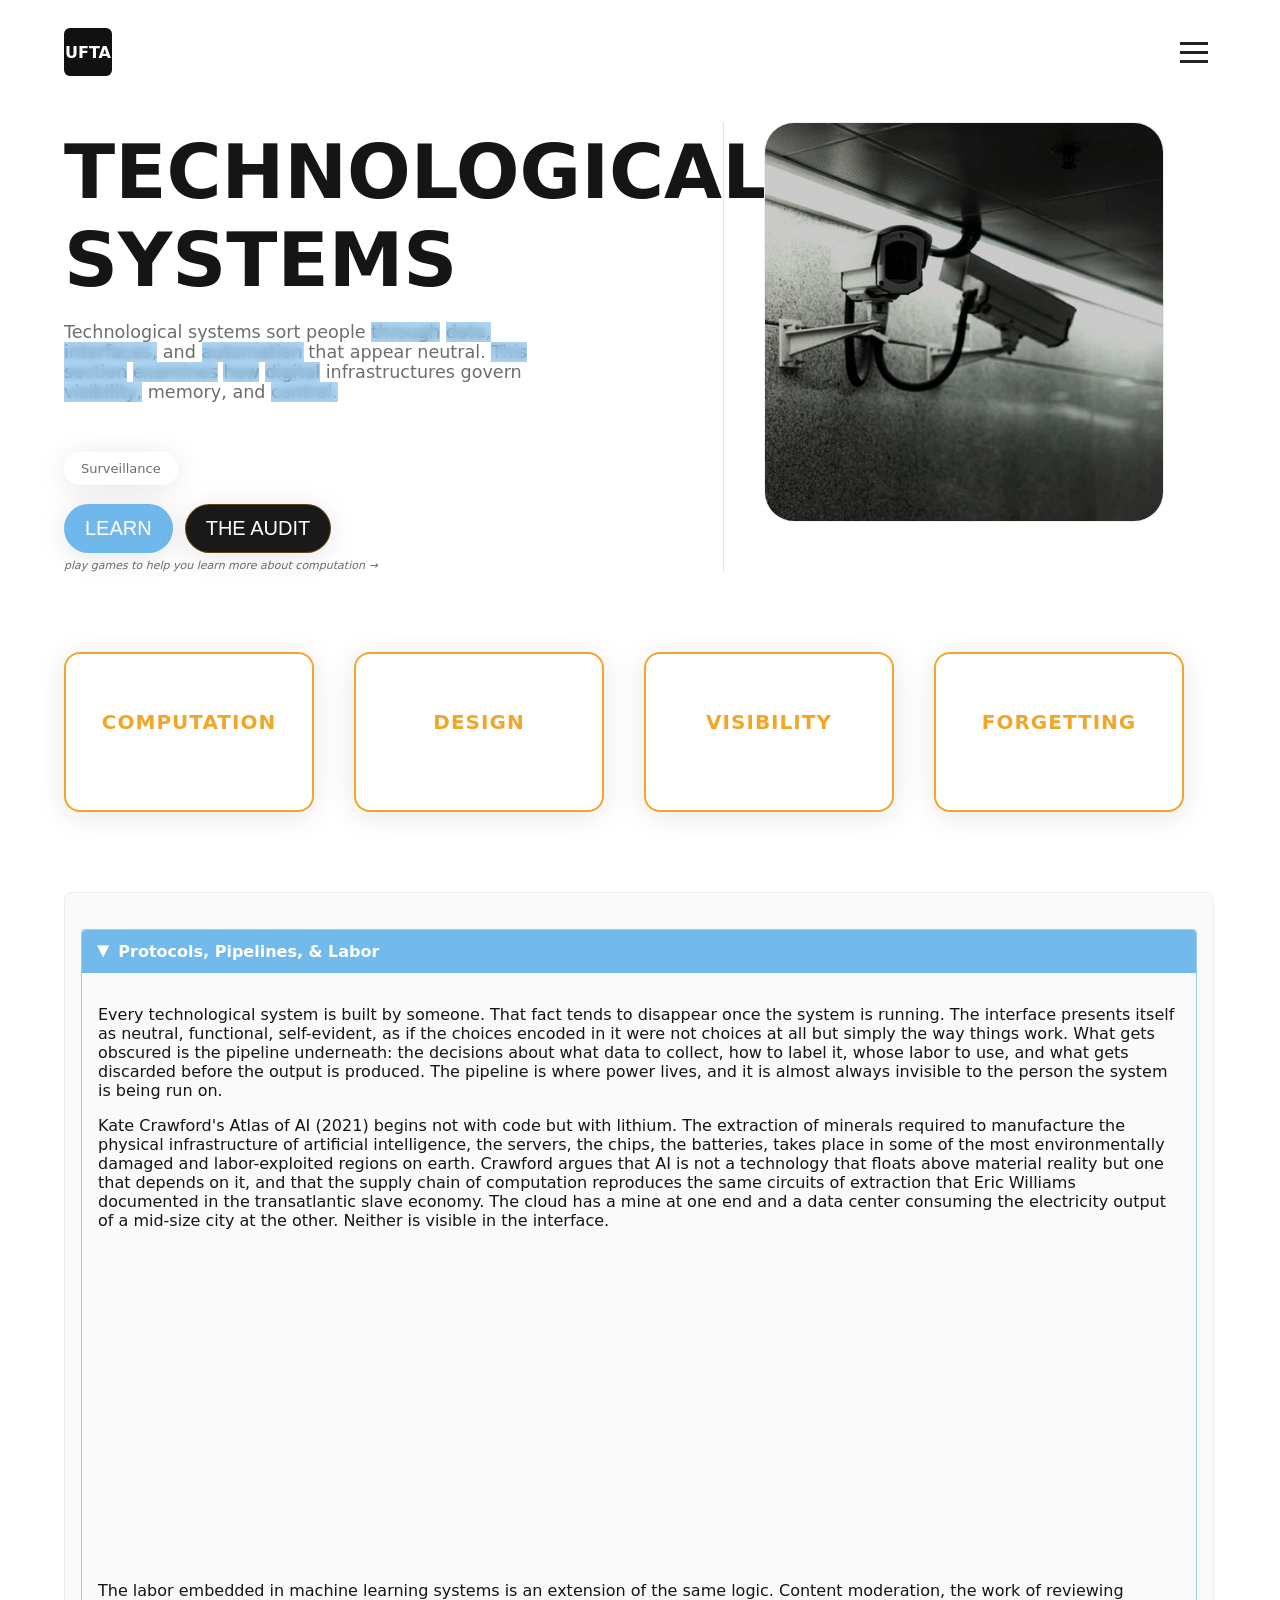
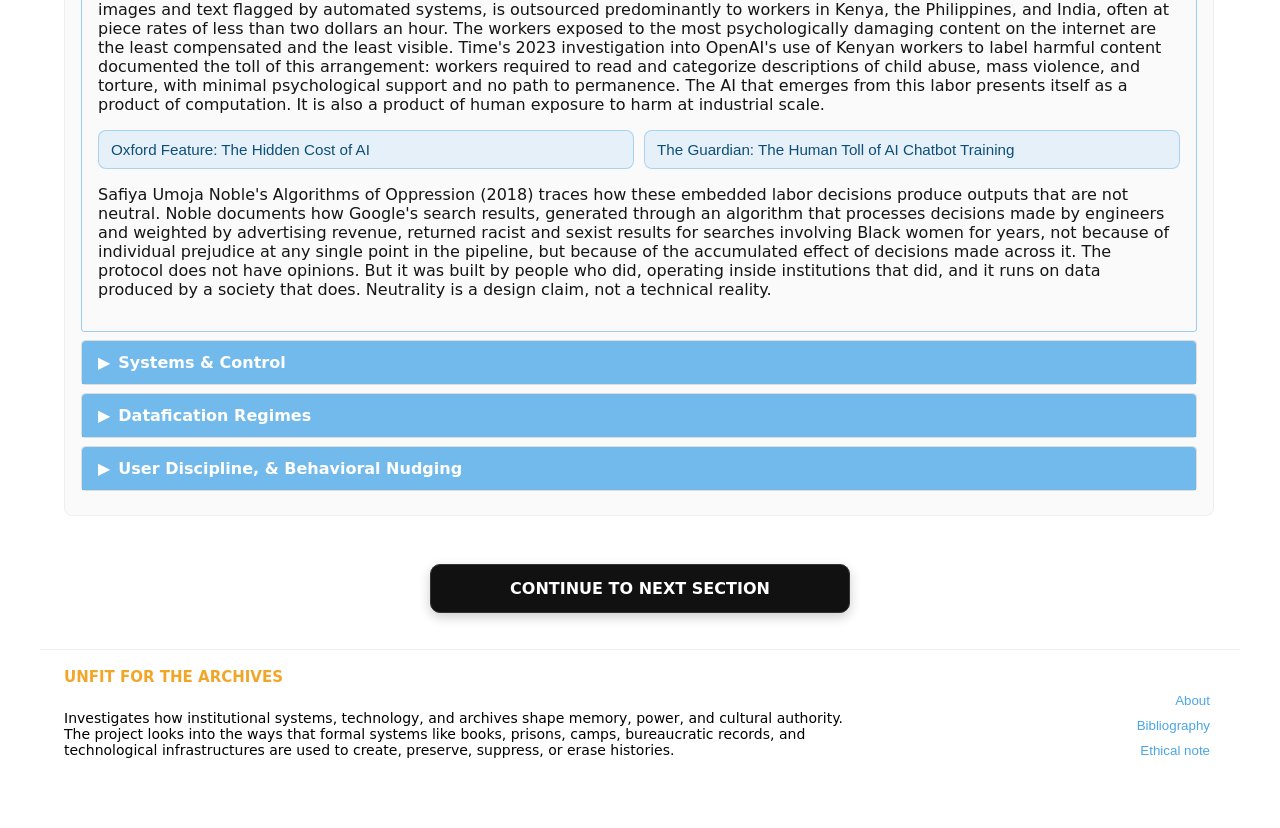
<file: technological_systems/techsystems.html>
<!DOCTYPE html>
<html lang="en">
<head>
    <meta charset="UTF-8">
    <meta name="viewport" content="width=device-width, initial-scale=1.0">
    <title>Unfit for the Archives | Technological Systems</title>
    <link rel="stylesheet" href="../css/styles.css">
    <script src="../javascript/script.js" defer></script>
</head>
<body>

      <header class="site-header">
        <div class="header-left">
            <a href="../index.html" class="logo-small">UFTA</a>
            <br>
        </div>

        <div class="header-right">
            <button id="hamburger" class="hamburger" aria-expanded="false" aria-controls="navMenu" aria-label="Toggle navigation">
                <span class="bar"></span>
                <span class="bar"></span>
                <span class="bar"></span>
            </button>
            <nav id="navMenu" class="nav-buttons" aria-hidden="true">
                <button class="nav-button" data-target="section-1" data-href="../prisons/prison.html">Prisons</button>
                <button class="nav-button" data-target="section-2" data-href="../camps/camps.html">Camps</button>
                <button class="nav-button" data-target="section-3" data-href="../empires/empires.html">Empires</button>
                <button class="nav-button" data-target="section-4" data-href="../books/book.html">Books</button>
                <button class="nav-button" data-target="section-5" data-href="../technological_systems/techsystems.html">Technological Systems</button>
                <button class="nav-button" data-target="section-6" data-href="../archives/archive.html">Archives</button>
            </nav>
            </div>
        </div>
    </header>

    <!--MODALS-->
    <div id="modalOverlay" class="modal-overlay hidden" aria-hidden="true">
        <div class="modal" role="dialog" aria-modal="true" aria-labelledby="modalTitle">
            <button class="modal-close" aria-label="Close modal">×</button>
            <h3 id="modalTitle">Placeholder Title</h3>
            <div id="modalBody">This is placeholder content. Replace with real text using js.</div>
        </div>
    </div>

    <!-- MAIN SECTION -->
    <main class="main-layout">
        <section class="intro">
<!-- title -->
            <h1 class="main-title" style="font-size: 75px;">TECHNOLOGICAL SYSTEMS</h1>
<!-- description -->
            <p class="intro-lead">
                <span class="word">Technological</span> <span class="word">systems</span> <span class="word">sort</span> <span class="word">people</span> <span class="word">through</span> <span class="word">data,</span> <span class="word">interfaces,</span> <span class="word">and</span> <span class="word">automation</span> <span class="word">that</span> <span class="word">appear</span> <span class="word">neutral.</span> <span class="word">This</span> <span class="word">section</span> <span class="word">examines</span> <span class="word">how</span> <span class="word">digital</span> <span class="word">infrastructures</span> <span class="word">govern</span> <span class="word">visibility,</span> <span class="word">memory,</span> <span class="word">and</span> <span class="word">control.</span>
            </p>
            <br>
            <br>

            <div class="main-layout-tag">
                <p>Surveillance</p>
            </div>
            <br>
            <br>
            <div class="quiz-buttons-row">
                <button class="quiz-button" id="quiz-button" data-title="Quiz Game" data-section="tech" style="cursor:pointer;">LEARN</button>
                <button class="quiz-button orange" id="game-button" data-title="GAME" style="cursor:pointer;">THE AUDIT</button>
            </div>
            <p class="hover-hint">play games to help you learn more about computation →</p>
        </section>

          <section class="divider">

        </section>

        <section>
            <img class="main-image" src="../images/techsys/stock10.jpg" alt="main image of archive" style="width: 400px; height: 400px;">
        </section>

        <!-- fact cards below main section -->
        <section class="fact-cards">
            <div class="fact-card">
                <div class="card-inner">
                    <div class="card-front">
                        <h3>Computation</h3>
                    </div>
                    <div class="card-back">
                        <p>Technological systems process and analyze vast amounts of data to make decisions.</p>
                    </div>
                </div>
            </div>
            <div class="fact-card">
                <div class="card-inner">
                    <div class="card-front">
                        <h3>Design</h3>
                    </div>
                    <div class="card-back">
                        <p>The design of technology influences what is remembered and who is visible.</p>
                    </div>
                </div>
            </div>
            <div class="fact-card">
                <div class="card-inner">
                    <div class="card-front">
                        <h3>Visibility</h3>
                    </div>
                    <div class="card-back">
                        <p>Algorithms determine visibility in digital spaces, shaping public discourse.</p>
                    </div>
                </div>
            </div>
            <div class="fact-card">
                <div class="card-inner">
                    <div class="card-front">
                        <h3>Forgetting</h3>
                    </div>
                    <div class="card-back">
                        <p>Technology can facilitate forgetting through data deletion or algorithmic obscurity.</p>
                    </div>
                </div>
            </div>
        </section>

        <!-- container for subpage content and buttons -->
        <section class="subpage-container">
            <div id="subpage-content" class="subpage-content">
                <!-- embedded sections, only lived shown by default -->
                <details open id="protocols-details">
                    <summary>Protocols, Pipelines, & Labor</summary>
                    <div class="subpage-section" id="protocols">
                        <p>Every technological system is built by someone. That fact tends to disappear once the system is running. 
                            The interface presents itself as neutral, functional, self-evident, as if the choices encoded in it were not choices at all but simply the way things work. 
                            What gets obscured is the pipeline underneath: the decisions about what data to collect, how to label it, whose labor to use, and what gets discarded before the output is produced. 
                            The pipeline is where power lives, and it is almost always invisible to the person the system is being run on.</p>                        
                        <p>Kate Crawford's Atlas of AI (2021) begins not with code but with lithium. 
                            The extraction of minerals required to manufacture the physical infrastructure of artificial intelligence, the servers, the chips, the batteries, takes place in some of the most environmentally damaged and labor-exploited regions on earth. 
                            Crawford argues that AI is not a technology that floats above material reality but one that depends on it, and that the supply chain of computation reproduces the same circuits of extraction that Eric Williams documented in the transatlantic slave economy. 
                            The cloud has a mine at one end and a data center consuming the electricity output of a mid-size city at the other. Neither is visible in the interface.</p>
                        <iframe width="520" height="315" src="https://www.youtube.com/embed/KcefG-0InLE?si=U86Gq2t1z2v_TXDT&amp;start=87" title="YouTube video player" frameborder="0" allow="accelerometer; autoplay; clipboard-write; encrypted-media; gyroscope; picture-in-picture; web-share" referrerpolicy="strict-origin-when-cross-origin" allowfullscreen></iframe>
                        <iframe width="520" height="315" src="https://www.youtube.com/embed/Cn8HBj8QAbk?si=u2S48iTgnX9t1O0U" title="YouTube video player" frameborder="0" allow="accelerometer; autoplay; clipboard-write; encrypted-media; gyroscope; picture-in-picture; web-share" referrerpolicy="strict-origin-when-cross-origin" allowfullscreen></iframe>

                        <p>The labor embedded in machine learning systems is an extension of the same logic. 
                            Content moderation, the work of reviewing images and text flagged by automated systems, is outsourced predominantly to workers in Kenya, the Philippines, and India, often at piece rates of less than two dollars an hour. 
                            The workers exposed to the most psychologically damaging content on the internet are the least compensated and the least visible. 
                            Time's 2023 investigation into OpenAI's use of Kenyan workers to label harmful content documented the toll of this arrangement: workers required to read and categorize descriptions of child abuse, mass violence, and torture, with minimal psychological support and no path to permanence. 
                            The AI that emerges from this labor presents itself as a product of computation. It is also a product of human exposure to harm at industrial scale.</p>
                            
                        <div class="resource-link-grid">
                            <a class="resource-link-button" href="https://www.ox.ac.uk/news/features/hidden-cost-ai-conversation-professor-mark-graham" target="_blank" rel="noopener noreferrer">Oxford Feature: The Hidden Cost of AI</a>
                            <a class="resource-link-button" href="https://www.theguardian.com/technology/2023/aug/02/ai-chatbot-training-human-toll-content-moderator-meta-openai" target="_blank" rel="noopener noreferrer">The Guardian: The Human Toll of AI Chatbot Training</a>
                        </div>

                        <p>Safiya Umoja Noble's Algorithms of Oppression (2018) traces how these embedded labor decisions produce outputs that are not neutral. 
                            Noble documents how Google's search results, generated through an algorithm that processes decisions made by engineers and weighted by advertising revenue, returned racist and sexist results for searches involving Black women for years, 
                            not because of individual prejudice at any single point in the pipeline, but because of the accumulated effect of decisions made across it. 
                            The protocol does not have opinions. But it was built by people who did, operating inside institutions that did, and it runs on data produced by a society that does. 
                            Neutrality is a design claim, not a technical reality.</p>
                    </div>
                </details>
                <details id="systems-details">
                    <summary>Systems & Control</summary>
                    <div class="subpage-section" id="systems">
                        <p>Technological systems don't only process information. They organize people. The administrative logic that Foucault identified in prisons and hospitals, the arrangement of bodies in space, the assignment of identities through official categories, the production of knowledge about populations as a precondition for governing them, has migrated into digital infrastructure with an efficiency that physical bureaucracy could never achieve. A database can process more people in a second than a clerk could in a year, and the decisions it makes feel, to the people subject to them, like facts rather than judgments.</p>                        
                        <p>The COMPAS algorithm, Correctional Offender Management Profiling for Alternative Sanctions, was used across the United States criminal justice system to predict the likelihood that a defendant would reoffend, and to inform sentencing, parole, and bail decisions. A 2016 ProPublica investigation found that COMPAS systematically rated Black defendants as higher risk than white defendants with equivalent criminal histories. Northpointe, the company that produced it, refused to disclose the algorithm on grounds of proprietary protection. A person's liberty was being determined by a system no one could inspect, and the system's designers had the legal right to keep it that way. The opacity that made COMPAS a business asset also made accountability structurally impossible.</p>
                        <div class="pdf-link-grid">
                            <button type="button" class="pdf-open-trigger" data-title="State v. Loomis" data-pdf="../images/techsys/systemsofcontrol/statev.loomis.pdf" data-source-label="Recent Cases: State v. Loomis" data-source-url="https://harvardlawreview.org/print/vol-130/state-v-loomis/">State v. Loomis (PDF)</button>
                            <button type="button" class="pdf-open-trigger" data-title="Algorithms of Oppression" data-pdf="../images/techsys/systemsofcontrol/algorithmsofoppression.pdf" data-source-label="Safiya Umoja Noble's Algorithms of Oppression" data-source-url="https://datasociety.net/library/safiya-umoja-noble-algorithms-of-oppression/">Algorithms of Oppression (PDF)</button>
                        </div>

                        <p>Virginia Eubanks's Automating Inequality (2018) documents the same pattern across social services. The Allegheny Family Screening Tool, deployed in Pittsburgh to predict child abuse risk, drew heavily on data from families already in contact with social services, which meant it disproportionately flagged poor families, who use public services at higher rates than wealthy families experiencing equivalent conditions. The algorithm did not create this disparity; it inherited it from the data. But it transformed a structural inequality into an individual risk score, giving it the appearance of an objective finding. Eubanks calls this the digital poorhouse: a set of automated systems that surveil, sort, and punish the poor with a precision and scale that older bureaucracies could not manage.</p>
                        
                        <div class="pdf-link-grid">
                            <button type="button" class="pdf-open-trigger" data-title="Surveillance Capitalism" data-pdf="../images/techsys/systemsofcontrol/surveillancecapitalism.pdf" data-source-label="Shoshana Zuboff's The Age of Surveillance Capitalism" data-source-url="https://shoshanazuboff.com/book/">The Age of Surveillance Capitalism (PDF)</button>
                        </div>
                        <p>Shoshana Zuboff's The Age of Surveillance Capitalism (2019) extends this analysis to the private sector. Zuboff argues that the dominant business model of the internet era is not the sale of products but the extraction and sale of behavioral data, what she calls behavioral surplus, collected without meaningful consent and used to predict and modify human behavior at scale. The systems built on this model do not merely observe. They intervene, using the data they have collected to adjust what a person sees, hears, and is offered until their behavior aligns with the outcomes the platform has been paid to produce. Control, in this model, does not require force. It requires a sufficiently detailed map of a person's habits, fears, and desires, and a sufficiently fast system for acting on that map before the person knows it is being read.</p>
                    </div>
                </details>
                <details id="datafication-details">
                    <summary>Datafication Regimes</summary>
                    <div class="subpage-section" id="datafication">
                        <p>To be datafied is to be made legible to a system that was not designed with you in mind. The act of converting a person into a data point requires choices, about what to measure, how to categorize it, what to treat as significant and what to discard. Those choices produce a record, and that record then becomes the basis for decisions about housing, credit, employment, healthcare, and movement. The record is not the person. But in the systems that consume it, the record is often all that exists.</p>                        
                        <p>The credit score is one of the oldest and most consequential datafication systems in American life. Developed throughout the 20th century and standardized as the FICO score in 1989, it converts a person's financial history into a three-digit number that determines access to loans, rental housing, and in some states, employment. The categories used to calculate the score, payment history, length of credit history, types of credit held, encode advantages that accrue along racial and class lines. People without credit histories are not people without financial responsibility; they are people whose financial activity has not been datafied in forms the system recognizes. The score treats its own blind spots as the person's deficiency.</p>
                        
                        <div class="pdf-link-grid">
                            <button type="button" class="pdf-open-trigger" data-title="(2018) Design Research Society 2018 Catalyst" data-source-label="University of Limerick" data-source-url="https://www.designresearchsociety.org/articles/drs-biennial-confrence-2018-limerick-ireand" data-pdf="../images/techsys/datificationregimes/regimesofdigitalquantification.pdf">Regimes of Digital Quantification: Making Data-Driven Desisions? (PDF)</button>
                            <button type="button" class="pdf-open-trigger" data-title="Department of Homeland Security" data-pdf="../images/techsys/datificationregimes/rolenoflylist.pdf" data-source-label="Department of Homeland Security" data-source-url="https://www.oig.dhs.gov/">Role of the No Fly and Selectee Lists in Securing Commercial Aviation (PDF)</button>
                        </div>

                        <p>China's Social Credit System is the most discussed contemporary example of a government-administered datafication regime, but the framing that circulates in Western media, a single score controlling all aspects of life, is significantly overstated. What exists in practice is a set of fragmented, often municipal systems that share a logic: the conversion of behavior into administrative categories that determine access to services, travel, and public participation. The significant question raised by this system is not unique to China. It is the same question raised by the COMPAS algorithm, the Allegheny Family Screening Tool, and the No Fly List: who decides what behaviors produce what categories, under what accountability, and with what possibility of correction when the data is wrong. The answer, in most datafication regimes, is: the institution that built the system, with limited accountability, and with correction processes that are designed to be difficult.</p>
                        <p>Ruha Benjamin's Race After Technology (2019) introduces the concept of the New Jim Code: the embedding of racial hierarchy into the design of technical systems in ways that reproduce discrimination while appearing race-neutral. Benjamin documents how facial recognition systems trained predominantly on lighter-skinned faces produce error rates for darker-skinned women that are as much as 34 percentage points higher than for lighter-skinned men, a finding documented by MIT researcher Joy Buolamwini in her Gender Shades project. The data set is the archive. When the archive is incomplete, when it has systematically underrepresented certain populations because those populations were not the intended subjects of the original collection, the system built on it does not fill in the gaps. It amplifies them.</p>                    
                        <iframe height="200px" width="100%" frameborder="no" scrolling="no" seamless src="https://player.simplecast.com/3f650174-e09a-4682-926a-7a99602e5df5?dark=true"></iframe>
                    </div>
                </details>
                <details id="behavioral-details">
                    <summary>User Discipline, & Behavioral Nudging</summary>
                    <div class="subpage-section" id="behavioral">
                        <p>Platforms don't present themselves as disciplinary systems. They present themselves as services, tools for connection, information, entertainment, commerce. The language of choice is everywhere: preferences, settings, personalization, your feed. What is less visible is the degree to which the choices available within a platform are structured to produce specific behaviors, and that the structure itself is the product of deliberate design decisions made in service of measurable outcomes that the user did not choose and may not share.</p>                        
                        <p>The concept of the dark pattern, a user interface design choice that guides users toward actions that benefit the platform at the user's expense, was named by UX researcher Harry Brignull in 2010 and has since been documented across nearly every major consumer technology platform. Cookie consent banners that make rejection harder than acceptance. Subscription cancellation flows designed to maximize abandonment. Notification systems calibrated to re-engage users at the moment of lowest resistance. These are not accidents of design. They are engineering decisions, and in documented cases, they are A/B tested against user populations to confirm that they work. The interface that appears to serve the user is frequently an instrument for extracting something from them, time, attention, data, money, that the user did not intend to give.</p>

                        <!-- placeholder thumbnail; clicking opens modal -->
                        <img 
                            class="excerpt-thumb" 
                            src="../images/techsys/userdisciplineandbehavioralnudging/1.jpg" 
                            alt="Excerpt thumbnail" 
                            data-title="Staircase Wellness Nudge" 
                            data-trans="A public-health staircase uses bright red risers and short persuasive statements to encourage people to take the stairs instead of the lift. The message frames stair-climbing as a small behavioral change with immediate benefits like increased blood flow, endorphin release, and reduced stress, showing how design can steer everyday decisions without forcing them.">
                       
                        <img 
                            class="excerpt-thumb" 
                            src="../images/techsys/userdisciplineandbehavioralnudging/2.jpg" 
                            alt="Excerpt thumbnail" 
                            data-title="Playful Consumption Nudge" 
                            data-trans="This illustration highlights  how cheerful visual cues and reward language such as Eat Me and Yum Yum can make a choice feel more appealing. It reflects the logic of behavioral nudging in interface and advertising design, where attention, desire, and emotional framing are used to guide people toward a preferred action.">
                        
                        <img 
                            class="excerpt-thumb" 
                            src="../images/techsys/userdisciplineandbehavioralnudging/3.webp" 
                            alt="Excerpt thumbnail" 
                            data-title="Take the Stairs Campaign" 
                            data-trans="A transit station is redesigned as a running track leading toward the stairs, turning exercise into a visible and inviting option next to the escalator. This is a classic behavioral nudge: instead of banning the easier choice, the environment is redesigned so that the healthier action feels more engaging and socially encouraged.">
                       
                        <img 
                            class="excerpt-thumb" 
                            src="../images/techsys/userdisciplineandbehavioralnudging/4.jpg" 
                            alt="Excerpt thumbnail" 
                            data-title="Cigarette Butt Voting Bin" 
                            data-trans="This public bin invites smokers to cast their cigarette butts as votes in a playful poll, turning disposal into a small game. By combining humor, competition, and visible participation, the design nudges people toward the desired behavior of proper disposal rather than littering.">

                        <img class="excerpt-thumb" 
                            src="../images/techsys/userdisciplineandbehavioralnudging/5.jpg" 
                            alt="Excerpt thumbnail" 
                            data-title="The Varsity, Nudge Theory Infographic"
                            data-trans="An infographic from The Varsity illustrates the principles of nudge theory, showing how small changes in decision-making environments can influence behavior.">

                        <p>The attention economy, a term developed by economist Herbert Simon and extended by Tim Wu in The Attention Merchants (2016), describes a market structure in which human attention is the commodity being bought and sold. Platforms compete for time-on-screen not as a vanity metric but as the primary input in the advertising revenue model. The consequence is an arms race of engagement engineering: infinite scroll, autoplay, algorithmically curated feeds that prioritize content shown by research to generate high engagement, which tends to mean content that generates anxiety, outrage, and social comparison. Frances Haugen's 2021 disclosures of internal Facebook research showed that the company's own studies found Instagram worsened body image for a significant proportion of teenage girls, and that this finding was documented, discussed internally, and did not result in product changes. The archive of that decision exists. It is in the leaked documents.</p>
                        <div class="pdf-link-grid">
                            <button type="button" class="pdf-open-trigger" data-title="B.J. Fogg's Persuasive Technology" data-pdf="../images/techsys/userdisciplineandbehavioralnudging/persuasivetechnology.pdf" data-source-label="B.J. Fogg's Persuasive Technology" data-source-url="https://harvardlawreview.org/print/vol-130/state-v-loomis/">B.J. Fogg's Persuasive Technology (PDF)</button>
                        </div>
                        <p>B.J. Fogg's Persuasive Technology (2003), developed at Stanford's Behavior Design Lab, codified the principles that now underlie much of consumer interface design: the use of motivation, ability, and triggers to produce specific behaviors at specific moments. Fogg's students went on to design products used by billions of people. The question his framework leaves open, and that technologists working in this space have been largely unwilling to engage, is the question of consent. Behavior design works precisely because it operates below the level of conscious deliberation. A person who knows they are being nudged can resist the nudge. The systems designed using these principles depend on most people not knowing. Michel Foucault described discipline as the exercise of power that does not need to announce itself. The notification that arrives at 7pm, calibrated by a model trained on your past engagement data to reach you at the moment you are most likely to open the app, is this kind of discipline. It does not look like power. It looks like your phone telling you something you wanted to know.</p>
                    </div>
                </details>
            </div>
        </section>
    </main>

    <div class="continue-next-section">
        <a class="continue-button" href="../archives/archive.html">CONTINUE TO NEXT SECTION</a>
    </div>

    <!--FOOTER-->
    <footer class="site-footer">
        <div class="footer-left">
            <div class="footer-title" style="color: rgba(240, 150, 4, 0.85);"><strong>UNFIT FOR THE ARCHIVES</strong></div>
            <br>
            <div class="tldr">Investigates how institutional systems, technology, and archives shape memory, power, and cultural authority.</div>
            <div class="tldr">The project looks into the ways that formal systems like books, prisons, camps, bureaucratic records, and</div>
            <div class="tldr">technological infrastructures are used to create, preserve, suppress, or erase histories.</div>
            <br>
        </div>
        <div class="footer-right">
            <br>
            <button class="footer-link" data-modal="about">About</button>
            <button class="footer-link" data-modal="bibliography">Bibliography</button>
            <button class="footer-link" data-modal="ethical">Ethical note</button>
        </div>
    </footer>

<!--MODALS-->
    <div id="modalOverlay" class="modal-overlay hidden" aria-hidden="true">
        <div class="modal" role="dialog" aria-modal="true" aria-labelledby="modalTitle">
            <button class="modal-close" aria-label="Close modal">×</button>
            <h3 id="modalTitle">Placeholder Title</h3>
            <div id="modalBody">This is placeholder content. Replace with real text using js.</div>
        </div>
    </div>
</body>
</html>
</file>
<file: css/styles.css>
/* global custom properties and colors */
:root {
	--accent:#151515;
	--muted:#6d6d6d;
	--gap:20px;
	--gold:rgba(240,150,4,0.85);
}

* {
	box-sizing:border-box
}

body {
	font-family: 'Rubik', system-ui, -apple-system, 'Segoe UI', Roboto, Arial; 
	margin:0;
	color:var(--accent);
	background:#fff;
	/* start transparent so we can fade in */
	opacity:0;
	transition: opacity 0.5s ease;
}

/* header and navigation styles */
.site-header{
	display:flex;
	justify-content:space-between;
	align-items:center;
	padding:28px 24px;
	max-width:1200px;
	margin:0 auto;
}

.header-left {
	flex:1
}

.logo-small{
	width:48px;
	height:48px;
	background:#111;
	color:#fff;
	border-radius:6px;
	display:inline-flex;
	align-items:center;
	justify-content:center;
	font-weight:700;
	text-decoration: none; /* remove underline when used as link */
}

.main-title{
	font-size:90px;
	margin:6px 0;
}

.header-right {
	display:flex;
	flex-direction:column;
	align-items:flex-end;
	gap:12px;
}

.hamburger {
	background:transparent;
	border:0;
	display:inline-flex;
	flex-direction:column;
	gap:6px;
	padding:8px;
	cursor:pointer;
}

.hamburger .bar {
	display:block;
	width:28px;
	height:3px;
	background:#222
}

.header-right{
	position:relative
}

.nav-buttons {
	display:flex;
	flex-direction:column;
	gap:8px;
	margin-top:6px;
	position:absolute;
	right:0;
	top:100%;
	background:#fff;
	border:1px solid #e6e6e6;
	padding:8px;
	border-radius:8px;
	box-shadow:0 8px 20px rgba(0,0,0,0.08);
	z-index:999;
	min-width:200px;
}

/* navigation buttons styled with the same blue as the start-exploring */
.nav-button {
	background: rgba(55, 156, 228, 0.700);
	border:1px solid rgba(74, 181, 255, 0.10);
	padding:8px 12px;
	border-radius:6px;
	cursor:pointer;
	transition: background 0.2s, border-color 0.2s;
	color: #fff;
}
.nav-button:hover,
.nav-button:focus {
	background: rgba(55, 156, 228, 0.408);
	border-color: rgba(74, 180, 255, 0.209);
}

.nav-buttons[aria-hidden="true"]{
	display:none
}

/* hero image and thumbnails section */
.hero{
	margin-top:12px;
	text-align:right
}

.hero img {
	width:520px;
	max-width:100%;
	height:auto;
	border:1px solid #eee}



.divider {
	border-right: 1px solid rgba(0, 0, 0, 0.1);
}

/* container for the main "Start Exploring" */
.hero-thumb {
	text-align:center; /* center contents */
	width: fit-content;
}

.hero-thumb p{
	margin-top:18px;
	font-weight:500;
	font-size: 20px;
}

.hero-thumb a {
	text-decoration:none;
	display: block;
}

/* content warning styling */
.content-warning {
	text-align: left;
	width: fit-content;
	margin: 20px auto;
	padding: 15px 20px;
	background: rgba(240, 150, 4, 0.15);
	border: 1px solid rgba(240, 150, 4, 0.4);
	border-radius: 4px;
	max-width: 600px;
}

.content-warning p {
	margin: 0;
	font-size: 0.9rem;
	color: rgba(0, 0, 0, 0.9);
	line-height: 1.5;
}

.content-warning strong {
	color: rgba(240, 150, 4, 0.95);
}

/* general small thumb hover (for icons) */
.thumb-small :hover {
	border-color: rgba(74, 180, 255, 0.77);
	transform: scale(1.10);
}

/* special larger button style for the start-exploring */
.start-button {
	font-size: 1.25rem; /* bigger text */
	padding: 12px 20px;
	font-weight: 300;
	color: #fff;
	transition: opacity 0.3s ease, transform 0.3s ease;
}

.start-button:hover {
	opacity: 0.85;
	transform: scale(1.02);
}

.thumb-small {
	display: flex;
	justify-content: center; /* center text horizontally */
	align-items: center;     /* center text vertically */
	background: rgba(55, 156, 228, 0.715);
	border-radius: 30px;
	box-shadow: 0 4px 30px rgba(0, 0, 0, 0.10);
	backdrop-filter: blur(2.8px);
	-webkit-backdrop-filter: blur(2.8px);
	border: 1px solid rgba(74, 181, 255, 0.10);
	padding: 10px;
	width: 300px;
	height: 50px;
	cursor: pointer;
	transition: opacity 0.3s ease, transform 0.3s ease;
}

.thumb-small:hover {
	opacity: 0.85;
	transform: scale(1.02);
}

/* main page layout grid */
.main-layout {
	display:grid;
	grid-template-columns:480px 140px 420px;
	gap:40px;
	max-width:1200px;
	margin:18px auto;
	padding:0 24px;
}

/* featured main image styling */
.main-image {
    width:100%;
    height:auto;
    border:1px solid #eee;
    border-radius: 30px;
    height: 595px;
    width: 480px;
}

/* tag overlay used in main layout (glass effect) */
/* glass button for main layout tag*/
.main-layout-tag {
	display: inline-flex;
	align-items: center;
	justify-content: center;
	background: rgba(255, 255, 255, 0.2);
	border-radius: 16px;
	box-shadow: 0 4px 30px rgba(0, 0, 0, 0.1);
	backdrop-filter: blur(5px);
	-webkit-backdrop-filter: blur(5px);
	border: 1px solid rgba(255, 255, 255, 0.3);
	width: fit-content;
	margin-right: 10px;
}

.intro-title {
	font-size:28px;
	margin:0 0 10px;
}

.intro-lead {
	font-size: 1.1rem;
	font-weight:500;
	color:var(--muted);
	margin-bottom:12px;
}

/* per-word redaction overlay - applied only when .redact class is present */
.intro-lead .word {
	position: relative;
	display: inline-block;
}

.intro-lead .word.redact::before {
	content: '';
	position: absolute;
	inset: 0;
	background: rgba(55, 156, 228, 0.4);
	backdrop-filter: blur(4px);
	-webkit-backdrop-filter: blur(4px);
	transition: opacity 0.3s ease;
	z-index: 2;
	pointer-events: none;
}

.intro-lead .word.redact:hover::before {
	opacity: 0;
}

.intro-lead .word.redact.auto-reveal::before {
	opacity: 0;
}

.hover-hint {
	font-size: 11px;
	color: var(--muted);
	margin-top: 6px;
	margin-bottom: 0;
	font-style: italic;
}


.main-layout-tag p {
	margin: 8px 16px;
	font-size: 13px;
	color: var(--muted);
}

.vertical-thumbs {
	display:flex;
	flex-direction:column;
	gap:18px;
	align-items:center
}


.sidebar {
	border-left:1px solid #eee;
	padding-left:18px
}

.sidebar-title {
	font-size:36px;
	color:var(--gold);;
	margin:0 0 8px
}

.sidebar-list { 
	list-style:none;
	padding:0;
	margin:0 0 12px;
	color:var(--muted);
}

.sidebar-feature img {
	width:100%;
	height:auto;
	border:1px solid #e6e6e6;
}

/* horizontal carousel for overview and sections */
.carousel { 
	display:flex;
	overflow-x:auto;
	gap:12px;
	padding:24px 32px;
	border: none;
	border-radius:35px;
	background: #fff;
	scroll-snap-type:x mandatory;
	max-width:1200px;
	margin:18px auto;
}

.carousel-item { 
	/* slightly slimmer items for prison-archives sections */
	max-width:350px;
	flex:0 0 350px;
	background:#fafafa;
	padding:16px;
	border:1px solid #eee;
	scroll-snap-align:center;
}

.carousel-item.overview {
/* keep Overview slide at original width */
	min-width:500px;
	flex:0 0 500px;
	padding:20px;
}


/* layout for carousel item content: text beside image column */
.carousel-content {
	display:flex;
	gap:18px;
	align-items:flex-start
}

.text-column { 
	flex:1;
	min-width:0;
}

.carousel-item em {
	color: var(--gold);
	font-weight: bold;
}

.visual-column {
	display:flex;
	flex-direction:column;
	gap:12px;
	align-items:center;
	width:160px;
}

/* modal styles */
.modal-overlay {
	position: fixed;
	inset: 0;
	display: flex;
	align-items: center;
	justify-content: center;
	background: rgba(0,0,0,0.5);
	z-index: 1000;
	opacity: 1;
	transition: opacity 0.6s ease;
}

.modal-overlay.hidden {
	opacity: 0;
	pointer-events: none;
}
.modal {
	position: relative;
	background: #fff;
	padding: 32px 24px;
	border-radius: 12px;
	max-width: 1000px;
	width: min(90%, 1000px);
	max-height: 70vh;
	overflow-y: auto;
	box-shadow: 0 8px 32px rgba(0,0,0,0.2);
}
#modalBody {
	text-align: left;
	font-size: 1.1rem;
	line-height: 1.5;
}

.modal-question {
	text-align: left;
	font-weight: 700;
	margin-top: 16px;
}

.modal-question + .quiz-options {
	justify-content: center;
}.quiz-options {
	display: flex;
	flex-wrap: wrap;
	justify-content: center;
	gap: 10px;
	margin: 16px 0 8px;
}
.quiz-option {
	padding: 12px 18px;
	border-radius: 8px;
	border: 1px solid rgba(0,0,0,0.1);
	background: rgba(55,156,228,0.1);
	cursor: pointer;
	font-weight: 400;
	font-size: 1rem;
	min-width: 160px;
}
.quiz-option.correct {
	background: rgba(47, 180, 76, 0.2);
	border-color: rgba(47, 180, 76, 0.4);
}
.quiz-option.incorrect {
	background: rgba(229, 79, 79, 0.2);
	border-color: rgba(229, 79, 79, 0.4);
}
.quiz-feedback {
	margin-top: 8px;
	font-weight: 600;
}
.modal-close {
	background: none;
	border: 1px solid #eee;
	color: var(--muted);
	width: 30px;
	height: 30px;
	border-radius: 6px;
	cursor: pointer;
	font-size: 18px;
	display: flex;
	align-items: center;
	justify-content: center;
	flex-shrink: 0;
	transition: all 0.2s;
	position: absolute;
	top: 12px;
	right: 12px;
}

.modal-close:hover {
	border-color: #ccc;
	color: var(--accent);
}

/* footer styles */
.site-footer { 
	max-width:1200px;
	margin:36px auto;
	padding:18px 24px;
	display:flex;
	justify-content:space-between;
	align-items:flex-start;
	border-top:1px solid #eee;
	color:#000;
	font-size:14px
}

.footer-title {
	font-size:15px;
	margin:0 0 8px;
	color:#000;
}

.footer-right { 
	display:flex;
	flex-direction:column;
	gap:8px
}

.footer-right :hover {
	color:var(--accent)
}

.footer-right {
	display:flex;
	flex-direction:column;
	gap:8px;
	align-items:flex-end;
}

.footer-link {
	background:transparent;
	border:0;
	color: rgba(55, 156, 228, 0.9); /* blue text */
	cursor:pointer;
}

.footer-link:hover,
.footer-link:focus {
	font-weight: bold;
	color: rgba(55, 156, 228, 0.9);
}

/* fact cards layout for prison page */
.fact-cards {
	/* span full width of the three-column grid so cards sit below everything */
	grid-column: 1 / -1;
	display: flex !important;
	flex-direction: row !important;
	flex-wrap: nowrap !important;
	gap: 20px;
	justify-content: flex-start;
	padding: 0;
	margin: 40px 0 40px 0;
	max-width: 100%;
}

/* subpage control buttons on prisons page */
/* new wrapper for subpage area under fact cards */
.subpage-container {
	width: 1150px; 
	height: auto; 
	background: #fafafa;
	border: 1px solid #eee;
	border-radius: 8px;
	margin: 0 auto; /* centered instead of pulled left */
	margin-bottom: 30px;
}
.subpage-buttons {
	position: relative;
	bottom: 0; /* flush with container bottom */
	left: 0; /* align with container left edge */
	display: flex;
	width: 200px;
	height: auto;
	padding-top: 20px;
	flex-direction: column;
	gap: 4px; /* smaller gap between buttons */
}
.subpage-button {
	background: rgba(55,156,228,0.7);
	border:1px solid rgba(74,181,255,0.1);
	padding:8px 12px;
	border-radius:6px;
	cursor:pointer;
	color:#fff;
	font-size:14px;
}
.subpage-button:hover,
.subpage-button:focus {
	background: rgba(55,156,228,0.4);
}
.continue-next-section {
	text-align: center;
	margin: 16px auto 2px;
	max-width: 1200px;
	padding: 0 24px;
}
.continue-button {
	display: inline-block;
	background: #111;
	color: #fff;
	text-decoration: none;
	border-radius: 10px;
	padding: 14px 28px;
	font-weight: 600;
	font-size: 1rem;
	border: 1px solid #333;
	min-width: 260px;
	width: min(95%, 420px);
	text-align: center;
	box-shadow: 0 4px 12px rgba(0,0,0,0.2);
}
.continue-button:hover {
	background: #222;
}
.continue-button:active {
	transform: translateY(1px);
}
.subpage-content {
	margin-top:20px;
	background:#fafafa;
	padding:16px;
	border-radius:8px;
	min-height:120px;
	max-height: none; 
	overflow-y: visible; /* changed from auto to visible */
}

#resistance .resistance-blue-bullets {
	margin: 12px 0 0 22px;
}

#resistance .resistance-blue-bullets li {
	margin-bottom: 10px;
	line-height: 1.6;
}

#resistance .resistance-blue-bullets li::marker {
	color: rgba(55, 156, 228, 0.95);
}

/* Accordion styles */
details {
	border: 1px solid #ddd;
	border-radius: 4px;
	margin-bottom: 8px;
	background: #fff;
}

summary {
	background: rgba(55,156,228,0.7);
	color: #fff;
	padding: 12px 16px;
	cursor: pointer;
	font-weight: 600;
	border-radius: 4px 4px 0 0;
	list-style: none; 
}

summary::before {
	content: '▶';
	display: inline-block;
	margin-right: 8px;
	transition: transform 0.2s;
}

details[open] summary::before {
	transform: rotate(90deg);
}

summary:hover {
	background: rgba(55,156,228,0.9);
}

details[open] summary {
	border-radius: 4px 4px 0 0;
}

details[open] {
	border-color: rgba(55,156,228,0.5);
}

.subpage-section {
	padding: 16px;
	background: #fafafa;
	border-radius: 0 0 4px 4px;
}

/* utility to hide sections */
.hidden {
	display: none !important;
}

.image-gallery {
	position: relative;
	max-width: 700px;
	height: 360px;
	margin: 0 auto 20px;
	display: flex;
	align-items: center;
	justify-content: center;
	background: rgba(255,255,255,0.5);
	border-radius: 8px;
	overflow: hidden;
}

.image-gallery img {
	max-width: 100% !important;
	max-height: 100% !important;
	object-fit: contain;
	border-radius: 4px;
	cursor: pointer;
	display: none; /* hide by default */
}

.image-gallery img.active {
	display: block; /* show active image */
}

#cartographies .image-gallery img.cartography-large.active {
	transform: scale(1.22);
	transform-origin: center;
}

#cartographies .image-gallery img.cartography-roads.active {
	transform: scale(1.45);
	transform-origin: center;
}

.carousel-control {
	position: absolute;
	top: 50%;
	transform: translateY(-50%);
	width: 40px;
	height: 40px;
	border-radius: 50%;
	border: 0;
	background: rgba(0,0,0,0.35);
	color: #fff;
	font-size: 24px;
	cursor: pointer;
	display: flex;
	align-items: center;
	justify-content: center;
	z-index: 2;
}

.carousel-control:hover {
	background: rgba(0,0,0,0.55);
}

.carousel-control.prev {
	left: 12px;
}

.carousel-control.next {
	right: 12px;
}

/* book/excerpt interaction inside subpage sections */
.excerpt-thumb {
	cursor: pointer;
	max-width: 200px;
	border:1px solid #ccc;
	border-radius:4px;
}

/* text-based quote list for sections using excerpts without thumbnails */
.primary-excerpts-text {
	display: grid;
	gap: 12px;
	margin: 8px 0 18px;
}

.excerpt-quote {
	margin: 0;
	padding: 12px 14px;
	background: #fff;
	border-left: 4px solid rgba(55,156,228,0.7);
	border-radius: 4px;
	box-shadow: 0 1px 3px rgba(0,0,0,0.06);
}

.excerpt-quote p {
	margin: 0;
	line-height: 1.55;
}

.excerpt-quote cite {
	display: block;
	margin-top: 8px;
	font-size: 0.9rem;
	font-style: normal;
	color: var(--muted);
}

.pdf-link-grid,
.resource-link-grid {
	display: grid;
	grid-template-columns: 1fr 1fr;
	gap: 10px;
	margin: 10px 0 16px;
}

.pdf-open-trigger,
.resource-link-button {
	background: rgba(55,156,228,0.1);
	border: 1px solid rgba(55,156,228,0.35);
	color: #0e4f79;
	border-radius: 8px;
	padding: 10px 12px;
	text-align: left;
	font-size: 0.95rem;
	cursor: pointer;
	display: block;
	text-decoration: none;
	font-family: 'Rubik', sans-serif;
}

.pdf-open-trigger:hover,
.pdf-open-trigger:focus,
.resource-link-button:hover,
.resource-link-button:focus {
	background: rgba(55,156,228,0.18);
}

.pdf-embed-frame {
	width: 100%;
	height: 60vh;
	min-height: 420px;
	border: 1px solid #ddd;
	border-radius: 8px;
	background: #fff;
}

@media (max-width: 700px) {
	.pdf-link-grid,
	.resource-link-grid {
		grid-template-columns: 1fr;
	}
}

.quiz-button {
	background: rgba(55, 156, 228, 0.715);
	color: #fff;
	border-radius: 30px;
	display: inline-flex;
	align-items: center;
	justify-content: center;
	font-weight: 300;
	font-size: 1.25rem;
	text-decoration: none;
	border: 1px solid rgba(74, 181, 255, 0.10);
	cursor: pointer;
	padding: 12px 20px;
	box-shadow: 0 4px 30px rgba(0, 0, 0, 0.10);
	backdrop-filter: blur(2.8px);
	-webkit-backdrop-filter: blur(2.8px);
	transition: opacity 0.3s ease, transform 0.3s ease;
}

.quiz-button:hover {
	opacity: 0.85;
	transform: scale(1.02);
}

.quiz-button.orange {
	background: rgba(0, 0, 0, 0.9);
	color: #ffffff;
	border: 1px solid rgba(255, 165, 0, 0.3);
}

.quiz-buttons-row {
	display: flex;
	flex-wrap: wrap;
	gap: 12px;
}

.audio-embeds {
	display: grid;
	grid-template-columns: 1fr 1fr;
	gap: 12px;
	margin: 0;
	padding: 0;
}

/* reduce spacing between embedded audio and the following paragraph */
.audio-embeds + p {
	margin: -50px 0 12px; /*pull paragraph up closer to embeds */
}

.audio-embeds iframe {
	width: 100%;
	height: 140px;
	border: 0;
	border-radius: 8px;
}
.book-info {
	font-size: 14px;
	color: var(--accent);
}

.transcription-button {
	background: rgba(55,156,228,100);
	border:1px solid rgba(74,181,255,0.1);
	padding:20px 10px;
	border-radius:6px;
	cursor:pointer;
	color:#fff;
	width: 200px;
	font-size:13px;
	margin-left: 100px;


}
.transcription {
	margin-top: 8px;
	background:#fff;
	border:1px solid #ddd;
	padding:8px;
	border-radius:4px;
	margin-left: 100px;
}

.fact-card {
	flex: 0 0 280px; /* fixed width to prevent squashing in row layout */
	background: #fff;
	border: 2px solid var(--gold);
	border-radius: 16px;
	box-shadow: 0 4px 30px rgba(0, 0, 0, 0.1);
	backdrop-filter: blur(5px);
	-webkit-backdrop-filter: blur(5px);
	perspective: 1000px;
	min-height: 160px;
	max-width: 250PX;
	margin-right: 20px;
}

.card-inner {
	position: relative;
	width: 100%;
	height: 100%;
	text-align: center;
	transition: transform 0.8s;
	transform-style: preserve-3d;
}

.fact-card:hover .card-inner {
	transform: rotateY(180deg);
}

.fact-card.is-flipped .card-inner {
	transform: rotateY(180deg);
}

.card-front, .card-back {
	position: absolute;
	width: 100%;
	height: 100%;
	-webkit-backface-visibility: hidden;
	backface-visibility: hidden;
	display: flex;
	flex-direction: row;
	justify-content: center;
	align-items: center;
	padding: 16px;
	box-sizing: border-box;
}

.card-back {
	transform: rotateY(180deg);
}

.fact-card h3 {
	margin-top: 0;
	font-size: 20px;
	color: var(--gold);
	text-transform: uppercase;
	letter-spacing: 0.05em;
}

.fact-card p {
	margin: 8px 0 0;
	color: var(--gold);
	font-weight: 600;
}

@media (max-width:700px){
	.fact-cards {
		flex-direction: row !important;
		flex-wrap: nowrap !important;
		gap: 5px;
		overflow-x: auto;
	}
}


/* Learn Cards Modal Styles */
.learn-cards-modal {
	position: fixed;
	inset: 0;
	display: flex;
	align-items: center;
	justify-content: center;
	z-index: 2000;
}

.learn-cards-modal-overlay {
	position: absolute;
	inset: 0;
	background: rgba(0, 0, 0, 0.5);
	animation: fadeIn 0.3s ease;
}

.learn-cards-modal-content {
	position: relative;
	background: #fff;
	border-radius: 12px;
	width: min(90%, 700px);
	max-height: 85vh;
	overflow-y: auto;
	box-shadow: 0 8px 32px rgba(0, 0, 0, 0.2);
	animation: slideUp 0.3s ease;
}

@keyframes fadeIn {
	from { opacity: 0; }
	to { opacity: 1; }
}

@keyframes slideUp {
	from { opacity: 0; transform: translateY(20px); }
	to { opacity: 1; transform: translateY(0); }
}

.learn-cards-modal-header {
	padding: 24px;
	border-bottom: 1px solid #eee;
	display: flex;
	justify-content: space-between;
	align-items: flex-start;
	gap: 12px;
}

.learn-cards-modal-header h3 {
	margin: 0 0 4px;
	font-size: 22px;
	color: var(--accent);
}

.learn-cards-modal-header p {
	margin: 0;
	font-size: 11px;
	color: var(--muted);
}

.learn-cards-close {
	background: none;
	border: 1px solid #eee;
	color: var(--muted);
	width: 30px;
	height: 30px;
	border-radius: 6px;
	cursor: pointer;
	font-size: 14px;
	display: flex;
	align-items: center;
	justify-content: center;
	flex-shrink: 0;
	transition: all 0.2s;
}

.learn-cards-close:hover {
	border-color: #ccc;
	color: var(--accent);
}

.learn-cards-card-display {
	padding: 24px;
}

.learn-cards-progress {
	display: flex;
	gap: 12px;
	margin-bottom: 20px;
	justify-content: space-between;
	align-items: center;
}

.learn-cards-progress-bar {
	height: 3px;
	background: #eee;
	border-radius: 2px;
	overflow: hidden;
}

.learn-cards-progress-fill {
	height: 100%;
	background: #185FA5;
	border-radius: 2px;
	transition: width 0.3s ease;
}

.learn-cards-card {
	background: #fafafa;
	border: 1px solid #eee;
	border-radius: 8px;
	padding: 20px;
	margin-bottom: 20px;
}

.learn-cards-category {
	display: inline-block;
	font-size: 11px;
	font-weight: 500;
	letter-spacing: 0.08em;
	text-transform: uppercase;
	padding: 3px 10px;
	border-radius: 20px;
	margin-bottom: 12px;
}

.learn-cards-category.cat-prisons { 
	background: rgba(55, 156, 228, 0.12); 
	color: #185FA5; }
.learn-cards-category.cat-camps { 
	background: rgba(229, 79, 79, 0.1); 
	color: #c0392b; }
.learn-cards-category.cat-empires { 
	background: rgba(240, 150, 4, 0.12); 
	color: #8a5e00; }
.learn-cards-category.cat-books { 
	background: rgba(47, 180, 76, 0.12); 
	color: #2e7d32; }
.learn-cards-category.cat-tech { 
	background: #f0f0f0; 
	color: var(--muted); }
.learn-cards-category.cat-archives { 
	background: rgba(103, 58, 183, 0.1); 
	color: #5e35b1; }

.learn-cards-controls {
	display: flex;
	gap: 10px;
	margin-top: 20px;
}

.learn-cards-btn {
	background: rgba(55, 156, 228, 0.715);
	color: #fff;
	border: 1px solid rgba(74, 181, 255, 0.1);
	padding: 10px 16px;
	border-radius: 6px;
	cursor: pointer;
	font-weight: 500;
	font-size: 13px;
	transition: all 0.2s;
	flex: 1;
}

.learn-cards-btn:hover:not(:disabled) {
	opacity: 0.85;
	transform: scale(1.02);
}

.learn-cards-btn:disabled {
	opacity: 0.5;
	cursor: not-allowed;
}

/* Day In The Life Modal Styles */
.day-in-life-modal {
	position: fixed;
	inset: 0;
	display: flex;
	align-items: center;
	justify-content: center;
	z-index: 2000;
	background: transparent;
}

.day-in-life-modal-content {
	position: relative;
	background: #fff;
	border-radius: 12px;
	width: min(90%, 780px);
	max-height: 85vh;
	overflow-y: auto;
	box-shadow: 0 8px 32px rgba(0, 0, 0, 0.2);
	animation: slideUp 0.3s ease;
}

.day-in-life-header {
	padding: 22px 28px 16px;
	border-bottom: 1px solid #eee;
	display: flex;
	justify-content: space-between;
	align-items: flex-start;
	gap: 12px;
	position: sticky;
	top: 0;
	background: #fff;
	z-index: 10;
	border-radius: 12px 12px 0 0;
}

.day-in-life-eyebrow {
	font-size: 11px;
	font-weight: 500;
	letter-spacing: 0.12em;
	text-transform: uppercase;
	color: var(--muted);
	margin-bottom: 2px;
}

.day-in-life-title {
	font-size: 24px;
	font-weight: 700;
	color: var(--accent);
	margin: 0;
}

.day-in-life-subtitle {
	font-size: 12px;
	color: var(--muted);
	margin: 2px 0 0 0;
}

.day-in-life-close {
	background: none;
	border: 1px solid #eee;
	color: var(--muted);
	width: 30px;
	height: 30px;
	border-radius: 6px;
	cursor: pointer;
	font-size: 14px;
	display: flex;
	align-items: center;
	justify-content: center;
	flex-shrink: 0;
	transition: all 0.2s;
}

.day-in-life-close:hover {
	border-color: #ccc;
	color: var(--accent);
}

.day-in-life-timeline {
	padding: 12px 28px 14px;
	border-bottom: 1px solid #eee;
	background: #fafafa;
}

.day-in-life-timeline-track {
	height: 4px;
	background: #eee;
	border-radius: 2px;
	margin-bottom: 7px;
}

.day-in-life-timeline-fill {
	height: 100%;
	background: #185FA5;
	border-radius: 2px;
	transition: width 0.5s ease;
}

.day-in-life-timeline-labels {
	display: flex;
	justify-content: space-between;
	font-size: 10px;
	color: var(--muted);
}

.day-in-life-scene-area {
	padding: 24px 28px 0;
	min-height: 260px;
}

.day-in-life-scene-card {
	display: none;
	animation: fadeIn 0.3s ease;
}

.day-in-life-scene-card.active {
	display: block;
}

.day-in-life-scene-time {
	font-size: 38px;
	font-weight: 700;
	color: var(--accent);
	line-height: 1;
	margin-bottom: 6px;
}

.day-in-life-scene-time span {
	font-size: 13px;
	font-weight: 400;
	color: var(--muted);
	margin-left: 8px;
	vertical-align: middle;
}

.day-in-life-scene-tone {
	display: inline-block;
	margin-bottom: 14px;
	font-size: 11px;
	font-weight: 500;
	letter-spacing: 0.1em;
	text-transform: uppercase;
	padding: 3px 10px;
	border-radius: 20px;
}

.day-in-life-tone-monotonous { 
	background: #f0f0f0; 
	color: var(--muted); }
.day-in-life-tone-tense { 
	background: rgba(229, 79, 79, 0.12); 
	color: #c0392b; 
	border: 1px solid rgba(229, 79, 79, 0.3); }
.day-in-life-tone-isolating { 
	background: rgba(55, 156, 228, 0.1); 
	color: #185FA5; }
.day-in-life-tone-fleeting { 
	background: rgba(240, 150, 4, 0.12); 
	color: #b07000; }
.day-in-life-tone-hollow { 
	background: #f5f5f5; 
	color: #999; }
.day-in-life-tone-numb { 
	background: #f0f0f0; 
	color: var(--muted); }

.day-in-life-scene-desc {
	font-size: 14px;
	line-height: 1.75;
	color: #444;
	max-width: 580px;
	margin-bottom: 18px;
}

.day-in-life-choice-prompt {
	background: rgba(55, 156, 228, 0.06);
	border: 1px solid rgba(55, 156, 228, 0.15);
	border-left: 3px solid #185FA5;
	border-radius: 0 8px 8px 0;
	padding: 14px 16px;
	margin-bottom: 6px;
}

.day-in-life-choice-prompt p {
	font-size: 13px;
	font-weight: 500;
	color: #185FA5;
	margin-bottom: 10px;
}

.day-in-life-choice-options {
	display: flex;
	flex-wrap: wrap;
	gap: 8px;
}

.day-in-life-choice-btn {
	background: rgba(55, 156, 228, 0.1);
	border: 1px solid rgba(55, 156, 228, 0.2);
	color: var(--accent);
	font-family: 'Rubik', sans-serif;
	font-size: 13px;
	padding: 7px 14px;
	border-radius: 8px;
	cursor: pointer;
	transition: all 0.2s;
}

.day-in-life-choice-btn:hover {
	background: rgba(55, 156, 228, 0.2);
}

.day-in-life-choice-btn.selected {
	background: rgba(55, 156, 228, 0.7);
	border-color: rgba(74, 181, 255, 0.1);
	color: #fff;
	pointer-events: none;
}

.day-in-life-choice-response {
	display: none;
	margin-top: 10px;
	font-size: 12px;
	color: var(--muted);
	font-style: italic;
	line-height: 1.6;
}

.day-in-life-choice-response.visible {
	display: block;
}

.day-in-life-stats-bar {
	margin: 18px 28px 0;
	padding: 14px 18px;
	background: #fafafa;
	border: 1px solid #eee;
	border-radius: 10px;
	display: flex;
	gap: 28px;
	flex-wrap: wrap;
}

.day-in-life-stat-item {
	display: flex;
	flex-direction: column;
	gap: 2px;
}

.day-in-life-stat-label {
	font-size: 10px;
	font-weight: 500;
	letter-spacing: 0.1em;
	text-transform: uppercase;
	color: var(--muted);
}

.day-in-life-stat-value {
	font-size: 16px;
	font-weight: 600;
	color: var(--accent);
	transition: color 0.4s;
}

.day-in-life-stat-value.updated {
	color: #185FA5;
}

.day-in-life-footer {
	padding: 16px 28px;
	border-top: 1px solid #eee;
	display: flex;
	align-items: center;
	justify-content: space-between;
	margin-top: 20px;
	background: #fafafa;
	border-radius: 0 0 12px 12px;
}

.day-in-life-step-counter {
	font-size: 12px;
	color: var(--muted);
}

.day-in-life-nav-btns {
	display: flex;
	gap: 8px;
}

.day-in-life-nav-btn {
	background: none;
	border: 1px solid #ddd;
	color: var(--muted);
	font-family: 'Rubik', sans-serif;
	font-size: 13px;
	padding: 8px 18px;
	border-radius: 6px;
	cursor: pointer;
	transition: all 0.2s;
}

.day-in-life-nav-btn:hover:not(:disabled) {
	border-color: #bbb;
	color: var(--accent);
}

.day-in-life-nav-btn:disabled {
	opacity: 0.3;
	cursor: default;
}

.day-in-life-nav-btn.primary {
	background: #185FA5;
	border-color: #185FA5;
	color: #fff;
}

.day-in-life-nav-btn.primary:hover {
	background: #1a6db8;
}

.day-in-life-nav-btn.finish {
	background: var(--gold);
	border-color: rgba(250, 199, 117, 0.3);
	color: #fff;
}

.day-in-life-nav-btn.finish:hover {
	background: rgba(240, 150, 4, 1);
}

.day-in-life-summary-screen {
	display: none;
	padding: 28px;
	animation: fadeIn 0.4s ease;
}

.day-in-life-summary-screen.active {
	display: block;
}

.day-in-life-summary-title {
	font-size: 22px;
	font-weight: 700;
	margin-bottom: 4px;
}

.day-in-life-summary-sub {
	font-size: 12px;
	color: var(--muted);
	margin-bottom: 22px;
}

.day-in-life-summary-stats {
	display: grid;
	grid-template-columns: repeat(auto-fit, minmax(150px, 1fr));
	gap: 12px;
	margin-bottom: 22px;
}

.day-in-life-summary-stat {
	background: #fafafa;
	border: 1px solid #eee;
	border-radius: 10px;
	padding: 16px;
}

.day-in-life-summary-stat-num {
	font-size: 30px;
	font-weight: 700;
	color: #185FA5;
	line-height: 1;
	margin-bottom: 4px;
}

.day-in-life-summary-stat-label {
	font-size: 11px;
	color: var(--muted);
	text-transform: uppercase;
	letter-spacing: 0.06em;
	line-height: 1.4;
}

.day-in-life-summary-reflection {
	background: rgba(229, 79, 79, 0.05);
	border: 1px solid rgba(229, 79, 79, 0.15);
	border-radius: 10px;
	padding: 16px 20px;
	margin-bottom: 14px;
}

.day-in-life-summary-reflection p {
	font-size: 13px;
	line-height: 1.75;
	color: #555;
	font-style: italic;
	margin: 0;
}

.day-in-life-summary-source {
	font-size: 11px;
	color: var(--muted);
	margin-top: 8px;
}

/* case file modal styles */
.case-file-modal {
	position: fixed;
	top: 50%;
	left: 50%;
	transform: translate(-50%, -50%);
	background: #fff;
	border-radius: 12px;
	max-width: 820px;
	width: 90%;
	max-height: 85vh;
	overflow-y: auto;
	box-shadow: 0 8px 32px rgba(0, 0, 0, 0.2);
	z-index: 1000;
}

.case-file-modal-content {
	display: flex;
	flex-direction: column;
	height: 100%;
}

.case-file-header {
	padding: 24px 28px 16px;
	border-bottom: 1px solid #eee;
	display: flex;
	align-items: flex-start;
	justify-content: space-between;
	gap: 12px;
	flex-shrink: 0;
}

.case-file-title {
	font-size: 22px;
	font-weight: 700;
	color: var(--accent);
	margin-bottom: 4px;
}

.case-file-subtitle {
	font-size: 11px;
	color: var(--muted);
	line-height: 1.4;
}

.case-file-close {
	background: none;
	border: 1px solid #eee;
	color: var(--muted);
	width: 30px;
	height: 30px;
	border-radius: 6px;
	cursor: pointer;
	font-size: 14px;
	display: flex;
	align-items: center;
	justify-content: center;
	flex-shrink: 0;
	transition: all 0.2s;
}

.case-file-close:hover {
	border-color: #ccc;
	color: var(--accent);
}

.case-file-selector {
	display: flex;
	background: #fafafa;
	border-bottom: 1px solid #eee;
	padding: 0 28px;
	overflow-x: auto;
	flex-shrink: 0;
}

.case-file-tab {
	background: none;
	border: none;
	border-bottom: 2px solid transparent;
	color: var(--muted);
	font-family: 'Rubik', sans-serif;
	font-size: 12px;
	font-weight: 400;
	padding: 11px 14px;
	cursor: pointer;
	white-space: nowrap;
	transition: all 0.2s;
}

.case-file-tab:hover {
	color: var(--accent);
}

.case-file-tab.active {
	color: #185FA5;
	border-bottom-color: #185FA5;
	font-weight: 500;
}

.case-file-section-tabs {
	display: flex;
	border-bottom: 1px solid #eee;
	padding: 0 28px;
	flex-shrink: 0;
}

.case-file-section-tab {
	background: none;
	border: none;
	border-bottom: 2px solid transparent;
	color: var(--muted);
	font-family: 'Rubik', sans-serif;
	font-size: 12px;
	padding: 10px 14px;
	cursor: pointer;
	white-space: nowrap;
	transition: all 0.2s;
}

.case-file-section-tab:hover:not(.locked) {
	color: var(--accent);
}

.case-file-section-tab.active {
	color: #185FA5;
	border-bottom-color: #185FA5;
}

.case-file-section-tab.locked {
	opacity: 0.3;
	cursor: not-allowed;
}

.case-file-content-area {
	padding: 22px 28px;
	min-height: 320px;
	overflow-y: auto;
	flex: 1;
}

.case-file-case {
	display: none;
}

.case-file-case[data-case-id="0"] {
	display: block;
}

.case-file-tab-panel {
	display: none;
}

.case-file-tab-panel.active {
	display: block;
	animation: fadeIn 0.25s ease;
}

@keyframes fadeIn {
	from { opacity: 0; 
		transform: translateY(4px); 
	}
	to { 
		opacity: 1; 
		transform: translateY(0); }
}

.case-file-section-label {
	font-size: 10px;
	font-weight: 600;
	letter-spacing: 0.12em;
	text-transform: uppercase;
	color: var(--muted);
	margin-bottom: 10px;
	padding-bottom: 6px;
	border-bottom: 1px solid #eee;
}

.case-file-grid {
	display: grid;
	grid-template-columns: 1fr 1fr;
	gap: 10px;
	margin-bottom: 18px;
}

.case-file-grid.thirds {
	grid-template-columns: 1fr 1fr 1fr;
}

.case-file-field {
	background: #fafafa;
	border: 1px solid #eee;
	border-radius: 8px;
	padding: 10px 14px;
}

.case-file-field-label {
	font-size: 10px;
	font-weight: 500;
	letter-spacing: 0.1em;
	text-transform: uppercase;
	color: var(--muted);
	margin-bottom: 3px;
}

.case-file-field-value {
	font-size: 13px;
	color: var(--accent);
	line-height: 1.4;
}

.case-file-field-value.highlight {
	color: #2e7d32;
}

.case-file-field-value.flag {
	color: #c0392b;
}

.case-file-narrative {
	font-size: 13px;
	line-height: 1.78;
	color: #444;
	margin-bottom: 14px;
}

.case-file-callout {
	background: rgba(55, 156, 228, 0.08);
	border: 1px solid rgba(55, 156, 228, 0.2);
	border-left: 3px solid #185FA5;
	border-radius: 0 8px 8px 0;
	padding: 11px 14px;
	margin: 12px 0;
	font-size: 12px;
	color: #185FA5;
	line-height: 1.6;
}

.case-file-callout.red {
	background: rgba(229, 79, 79, 0.1);
	border-color: rgba(229, 79, 79, 0.25);
	border-left-color: #c0392b;
	color: #c0392b;
}

.case-file-callout.gold {
	background: rgba(240, 150, 4, 0.08);
	border-color: rgba(240, 150, 4, 0.25);
	border-left-color: rgba(240, 150, 4, 0.9);
	color: #8a5e00;
}

.case-file-decision-panel {
	background: #fafafa;
	border: 1px solid #eee;
	border-radius: 10px;
	padding: 18px 20px;
	margin-bottom: 14px;
}

.case-file-decision-question {
	font-size: 13px;
	font-weight: 500;
	color: var(--accent);
	margin-bottom: 14px;
	line-height: 1.5;
}

.case-file-decision-options {
	display: flex;
	flex-direction: column;
	gap: 8px;
}

.case-file-decision-btn {
	background: #fff;
	border: 1px solid #e0e0e0;
	border-radius: 8px;
	padding: 12px 16px;
	cursor: pointer;
	text-align: left;
	transition: all 0.2s;
	color: var(--accent);
}

.case-file-decision-btn:hover:not(:disabled) {
	background: rgba(55, 156, 228, 0.06);
	border-color: rgba(55, 156, 228, 0.3);
}

.case-file-opt-label {
	font-size: 10px;
	font-weight: 600;
	color: var(--muted);
	display: block;
	margin-bottom: 2px;
	letter-spacing: 0.08em;
	text-transform: uppercase;
}

.case-file-opt-text {
	font-size: 13px;
	line-height: 1.4;
}

.case-file-decision-btn.selected {
	border-color: #185FA5;
	background: rgba(55, 156, 228, 0.06);
}

.case-file-decision-btn.selected .case-file-opt-label {
	color: #185FA5;
}

.case-file-decision-btn:disabled {
	pointer-events: none;
	opacity: 0.5;
}

.case-file-outcome-block {
	display: none;
}

.case-file-outcome-block.visible {
	display: block;
	animation: fadeIn 0.35s ease;
}

.case-file-outcome-stamp {
	display: inline-block;
	font-size: 12px;
	font-weight: 600;
	letter-spacing: 0.1em;
	text-transform: uppercase;
	padding: 4px 12px;
	border-radius: 20px;
	margin-bottom: 14px;
}

.case-file-outcome-stamp.guilty {
	background: rgba(229, 79, 79, 0.1);
	color: #c0392b;
	border: 1px solid rgba(229, 79, 79, 0.25);
}

.case-file-outcome-stamp.acquitted {
	background: rgba(55, 156, 228, 0.1);
	color: #185FA5;
	border: 1px solid rgba(55, 156, 228, 0.25);
}

.case-file-outcome-stamp.plea {
	background: rgba(240, 150, 4, 0.12);
	color: #8a5e00;
	border: 1px solid rgba(240, 150, 4, 0.3);
}

.case-file-outcome-stamp.dismissed {
	background: rgba(47, 180, 76, 0.12);
	color: #2e7d32;
	border: 1px solid rgba(47, 180, 76, 0.3);
}

.case-file-factors-panel {
	margin-top: 18px;
	border-top: 1px solid #eee;
	padding-top: 16px;
}

.case-file-factors-title {
	font-size: 10px;
	font-weight: 600;
	letter-spacing: 0.12em;
	text-transform: uppercase;
	color: var(--muted);
	margin-bottom: 12px;
}

.case-file-factor-item {
	display: flex;
	gap: 14px;
	margin-bottom: 10px;
	align-items: flex-start;
}

.case-file-factor-stat {
	font-size: 26px;
	font-weight: 700;
	color: #185FA5;
	line-height: 1;
	min-width: 58px;
	flex-shrink: 0;
}

.case-file-factor-text {
	font-size: 12px;
	color: #555;
	line-height: 1.6;
	padding-top: 3px;
}

.case-file-restart-btn {
	display: inline-flex;
	align-items: center;
	gap: 6px;
	margin-top: 20px;
	background: none;
	border: 1px solid #ddd;
	color: var(--muted);
	font-family: 'Rubik', sans-serif;
	font-size: 12px;
	padding: 7px 16px;
	border-radius: 6px;
	cursor: pointer;
	transition: all 0.2s;
}

.case-file-restart-btn:hover {
	border-color: #bbb;
	color: var(--accent);
}

.case-file-footer {
	padding: 14px 28px;
	border-top: 1px solid #eee;
	background: #fafafa;
	display: flex;
	align-items: center;
	justify-content: space-between;
	border-radius: 0 0 12px 12px;
	flex-shrink: 0;
}

.case-file-footer-note {
	font-size: 11px;
	color: var(--muted);
}


.books-game-modal-content,
.empires-game-modal-content {
	position: relative;
	display: flex;
	flex-direction: column;
	width: min(90%, 880px);
	max-height: 85vh;
	background: #fff;
	border-radius: 12px;
	overflow: hidden;
	box-shadow: 0 8px 32px rgba(0, 0, 0, 0.2);
	animation: slideUp 0.3s ease;
	font-family: 'Rubik', sans-serif;
	color: #444;
}

/* screens */

.books-game-screen,
.empires-game-screen {
	display: none;
	flex-direction: column;
	flex: 1;
	overflow-y: auto;
	padding: 24px 28px;
}

.books-game-screen.active,
.empires-game-screen.active {
  display: flex;
}

/* shared headers */

.books-game-header,
.empires-game-header {
	display: flex;
	justify-content: space-between;
	align-items: flex-start;
	gap: 12px;
	padding: 22px 28px 16px;
	border-bottom: 1px solid #eee;
	background: #fff;
	position: sticky;
	top: 0;
	z-index: 10;
	border-radius: 12px 12px 0 0;
	flex-shrink: 0;
}

.books-game-title,
.empires-game-title {
	font-size: 24px;
	font-weight: 700;
	color: var(--accent);
	letter-spacing: 0;
	text-transform: none;
	margin: 0;
}

.books-game-subtitle,
.empires-game-subtitle {
	font-size: 12px;
	color: var(--muted);
	letter-spacing: 0;
	margin: 2px 0 0 0;
	font-family: 'Rubik', sans-serif;
}

.books-game-close,
.empires-game-close {
	background: none;
	border: 1px solid #eee;
	color: var(--muted);
	width: 30px;
	height: 30px;
	cursor: pointer;
	font-size: 14px;
	display: flex;
	align-items: center;
	justify-content: center;
	border-radius: 6px;
	transition: all 0.2s;
	flex-shrink: 0;
}

.books-game-close:hover,
.empires-game-close:hover {
	border-color: #ccc;
	color: var(--accent);
}

/* SHARED PROGRESS BAR */

.books-game-progress-bar,
.empires-game-progress-bar {
	height: 4px;
	background: #eee;
	border-radius: 2px;
	flex-shrink: 0;
	margin-bottom: 18px;
}

.books-game-progress-fill,
.empires-game-progress-fill {
	height: 100%;
	background: #185FA5;
	border-radius: 2px;
	transition: width 0.5s ease;
}

/* SHARED NAV BUTTONS */

.books-game-nav,
.empires-game-nav {
	display: flex;
	justify-content: flex-end;
	gap: 10px;
	margin-top: 20px;
	padding-top: 16px;
	border-top: 1px solid #eee;
	flex-shrink: 0;
}

.books-game-nav-btn,
.empires-game-nav-btn {
	background: none;
	border: 1px solid #ddd;
	color: var(--muted);
	padding: 8px 18px;
	font-family: 'Rubik', sans-serif;
	font-size: 12px;
	cursor: pointer;
	border-radius: 8px;
	transition: all 0.2s;
}

.books-game-nav-btn:hover,
.empires-game-nav-btn:hover {
	border-color: #bbb;
	color: var(--accent);
}

.books-game-nav-btn:disabled,
.empires-game-nav-btn:disabled {
	opacity: 0.5;
	cursor: not-allowed;
}

.books-game-nav-btn.primary,
.empires-game-nav-btn.primary {
	background: rgba(55, 156, 228, 0.715);
	color: #fff;
	border: 1px solid rgba(74, 181, 255, 0.1);
}

.books-game-nav-btn.primary:hover,
.empires-game-nav-btn.primary:hover {
	opacity: 0.9;
	transform: scale(1.02);
	color: #fff;
}

.books-game-nav-btn.finish,
.empires-game-nav-btn.finish {
	background: rgba(240, 150, 4, 0.10);
	border-color: rgba(240, 150, 4, 0.28);
	color: #b07000;
}

.books-game-step-counter,
.empires-game-step-counter {
	font-size: 11px;
	color: var(--muted);
	letter-spacing: 0.08em;
	text-transform: uppercase;
	margin-top: 12px;
}

/* 
   books game 
*/
.books-game-role-intro {
	font-size: 14px;
	line-height: 1.75;
	color: #555;
  margin-bottom: 28px;
  max-width: 620px;
}

.books-game-role-grid {
  display: grid;
  grid-template-columns: repeat(auto-fit, minmax(200px, 1fr));
  gap: 16px;
  margin-bottom: 8px;
}

.books-game-role-card {
	background: #fff;
	border: 1px solid #eee;
  padding: 24px 20px;
  cursor: pointer;
  text-align: left;
	border-radius: 12px;
  transition: all 0.25s;
	color: #444;
	box-shadow: 0 4px 16px rgba(0, 0, 0, 0.06);
	position: relative;
	overflow: hidden;
}

.books-game-role-card:hover {
	border-color: rgba(55, 156, 228, 0.2);
	transform: translateY(-2px);
	box-shadow: 0 10px 24px rgba(24, 95, 165, 0.12);
}

.books-game-role-card::before {
	content: '';
	position: absolute;
	inset: 0 auto 0 0;
	width: 6px;
	background: rgba(55, 156, 228, 0.7);
}

.books-game-role-card[data-role="publisher"] {
	background: linear-gradient(135deg, rgba(55, 156, 228, 0.08), #fff 45%);
	border-color: rgba(55, 156, 228, 0.18);
}

.books-game-role-card[data-role="publisher"]::before {
	background: #185FA5;
}

.books-game-role-card[data-role="publisher"] .books-game-role-name {
	color: #185FA5;
}

.books-game-role-card[data-role="publisher"]:hover {
	border-color: rgba(55, 156, 228, 0.32);
	box-shadow: 0 12px 28px rgba(24, 95, 165, 0.16);
}

.books-game-role-card[data-role="librarian"] {
	background: linear-gradient(135deg, rgba(21, 21, 21, 0.06), #fff 45%);
	border-color: rgba(21, 21, 21, 0.12);
}

.books-game-role-card[data-role="librarian"]::before {
	background: #151515;
}

.books-game-role-card[data-role="librarian"] .books-game-role-name {
	color: #151515;
}

.books-game-role-card[data-role="librarian"]:hover {
	border-color: rgba(21, 21, 21, 0.24);
	box-shadow: 0 12px 28px rgba(21, 21, 21, 0.12);
}

.books-game-role-card[data-role="official"] {
	background: linear-gradient(135deg, rgba(240, 150, 4, 0.11), #fff 45%);
	border-color: rgba(240, 150, 4, 0.22);
}

.books-game-role-card[data-role="official"]::before {
	background: #b07000;
}

.books-game-role-card[data-role="official"] .books-game-role-name {
	color: #b07000;
}

.books-game-role-card[data-role="official"]:hover {
	border-color: rgba(240, 150, 4, 0.36);
	box-shadow: 0 12px 28px rgba(176, 112, 0, 0.16);
}

.books-game-role-name {
	font-size: 14px;
	font-weight: 600;
	letter-spacing: 0.04em;
	color: var(--accent);
  margin-bottom: 4px;
  text-transform: uppercase;
}

.books-game-role-flavor {
	font-size: 11px;
	color: var(--muted);
  letter-spacing: 0.04em;
}

/* Desk layout */
.books-game-desk {
  display: grid;
  grid-template-columns: 1fr 1fr;
  gap: 24px;
  flex: 1;
  min-height: 0;
}

@media (max-width: 640px) {
  .books-game-desk {
    grid-template-columns: 1fr;
  }
}

/* Dossier */
.books-game-dossier {
	background: #fff;
	border: 1px solid #eee;
  padding: 20px;
  position: relative;
	border-radius: 12px;
  display: flex;
  flex-direction: column;
  gap: 10px;
	box-shadow: 0 4px 20px rgba(0, 0, 0, 0.05);
}

.books-game-stamp-area {
  position: absolute;
  top: 14px;
  right: 14px;
}

.books-game-stamp {
  font-family: 'Courier New', monospace;
  font-size: 0.7rem;
  font-weight: bold;
  letter-spacing: 0.15em;
  text-transform: uppercase;
  border: 2px solid;
  padding: 3px 8px;
	border-radius: 6px;
  opacity: 0;
  animation: stampAppear 0.3s ease forwards;
  transform-origin: center;
}

@keyframes stampAppear {
  from { 
	opacity: 0; 
	transform: scale(1.3) rotate(-3deg); 
}
  to   { 
	opacity: 1; 
	transform: scale(1) rotate(-3deg); }
}

.books-game-dossier-label {
  font-family: 'Courier New', monospace;
  font-size: 0.6rem;
  letter-spacing: 0.2em;
	color: var(--muted);
  text-transform: uppercase;
	border-bottom: 1px solid #eee;
  padding-bottom: 8px;
}

.books-game-dossier-title {
  font-size: 1rem;
	color: var(--accent);
  line-height: 1.3;
  padding-right: 80px; /* room for stamp */
}

.books-game-dossier-meta {
	font-size: 11px;
	color: var(--muted);
  letter-spacing: 0.03em;
}

.books-game-dossier-excerpt {
	font-size: 13px;
  line-height: 1.65;
	color: #555;
	border-left: 3px solid rgba(55, 156, 228, 0.18);
  padding-left: 12px;
  font-style: italic;
}

.books-flag-label {
  font-family: 'Rubik', sans-serif;
  font-size: 13px;
  font-weight: 500;
  line-height: 1.4;
  letter-spacing: 0.02em;
	color: #185FA5;
	background: rgba(55, 156, 228, 0.08);
	border: 1px solid rgba(55, 156, 228, 0.16);
  padding: 5px 10px;
	border-radius: 20px;
  display: inline-block;
}

/* decision panel */
.books-game-decision-panel {
  display: flex;
  flex-direction: column;
  gap: 14px;
}

.books-game-pressure-box {
	background: rgba(55, 156, 228, 0.06);
	border: 1px solid rgba(55, 156, 228, 0.15);
	border-left: 3px solid #185FA5;
  padding: 12px 14px;
	border-radius: 0 8px 8px 0;
}

.books-game-pressure-label {
	font-size: 11px;
  letter-spacing: 0.15em;
	color: #185FA5;
  text-transform: uppercase;
  margin-bottom: 6px;
}

.books-game-pressure-text {
	font-size: 13px;
	color: #555;
  line-height: 1.55;
}

.books-game-decision-prompt {
	font-size: 12px;
	color: var(--muted);
  letter-spacing: 0.04em;
	text-transform: uppercase;
}

.books-game-decision-btns {
  display: flex;
  flex-direction: column;
  gap: 8px;
}

.books-game-choice-btn {
	background: rgba(55, 156, 228, 0.08);
	border: 1px solid rgba(55, 156, 228, 0.14);
	color: var(--accent);
  padding: 10px 14px;
  text-align: left;
	font-family: 'Rubik', sans-serif;
	font-size: 13px;
  cursor: pointer;
	border-radius: 8px;
  transition: all 0.2s;
  line-height: 1.4;
}

.books-game-choice-btn:hover:not(:disabled) {
	background: rgba(55, 156, 228, 0.16);
	border-color: rgba(55, 156, 228, 0.24);
	color: var(--accent);
}

.books-game-choice-btn.is-selected {
	background: rgba(55, 156, 228, 0.715);
	border-color: rgba(74, 181, 255, 0.10);
	color: #fff;
}

.books-game-choice-btn:disabled {
	opacity: 0.5;
  cursor: default;
}

.books-game-consequence {
	font-size: 13px;
  line-height: 1.65;
	color: #555;
	border-top: 1px solid #eee;
  padding-top: 12px;
  opacity: 0;
  transition: opacity 0.4s ease;
}

.books-game-consequence.visible {
  opacity: 1;
}

/* Summary */
.books-game-summary-title,
.empires-game-summary-title {
	font-size: 22px;
	letter-spacing: 0;
	text-transform: none;
	color: var(--accent);
  margin-bottom: 4px;
}

.books-game-summary-sub,
.empires-game-summary-sub {
	font-size: 11px;
	color: var(--muted);
	letter-spacing: 0.08em;
	text-transform: uppercase;
  margin-bottom: 24px;
}

.books-game-summary-ledger {
  display: flex;
  flex-direction: column;
  gap: 6px;
  margin-bottom: 24px;
	border: 1px solid #eee;
	border-radius: 12px;
  overflow: hidden;
	background: #fff;
}

.books-summary-row {
  display: flex;
  justify-content: space-between;
  align-items: center;
  padding: 10px 14px;
	background: #fff;
	border-bottom: 1px solid #eee;
  gap: 16px;
}

.books-summary-row:last-child { 
	border-bottom: none; 
}

.books-summary-row-title {
	font-size: 13px;
	color: #555;
  font-style: italic;
}

.books-summary-row-stamp {
  font-family: 'Courier New', monospace;
  font-size: 0.65rem;
  font-weight: bold;
  letter-spacing: 0.12em;
  border: 1px solid;
  padding: 2px 7px;
	border-radius: 20px;
  white-space: nowrap;
  flex-shrink: 0;
}

.books-game-summary-reflection {
	font-size: 13px;
  line-height: 1.7;
	color: #555;
  margin-bottom: 20px;
  padding: 16px;
	border-left: 3px solid rgba(55, 156, 228, 0.18);
	background: rgba(55, 156, 228, 0.04);
	border-radius: 0 8px 8px 0;
}

.books-game-summary-quote {
	font-size: 13px;
  line-height: 1.65;
  color: #555;
  font-style: italic;
	border-top: 1px solid #eee;
  padding-top: 16px;
  margin-bottom: 20px;
}

.books-game-summary-quote span {
  display: block;
  margin-top: 6px;
	font-size: 11px;
	color: var(--muted);
  letter-spacing: 0.08em;
  font-style: normal;
	text-transform: uppercase;
}

/* 
   empires game 
 */

.books-game-intro-text,
.empires-game-intro-text {
  max-width: 640px;
  margin-bottom: 32px;
}

.empires-game-intro-text p {
	font-size: 14px;
  line-height: 1.75;
	color: #555;
  margin-bottom: 14px;
}

.empires-game-intro-warning {
	font-family: 'Rubik', sans-serif;
  font-size: 0.72rem !important;
	color: #b07000 !important;
	border: 1px solid rgba(240, 150, 4, 0.2);
  padding: 8px 12px;
	border-radius: 8px;
	background: rgba(240, 150, 4, 0.08);
  letter-spacing: 0.04em;
}

.empires-game-start-btn,
.books-game-start-btn {
  align-self: flex-start;
	background: rgba(55, 156, 228, 0.715);
	border: 1px solid rgba(74, 181, 255, 0.10);
	color: #fff;
  padding: 12px 24px;
	font-family: 'Rubik', sans-serif;
	font-size: 13px;
	font-weight: 500;
  cursor: pointer;
	border-radius: 8px;
  transition: all 0.25s;
}

.empires-game-start-btn:hover,
.books-game-start-btn:hover {
	opacity: 0.9;
	transform: scale(1.02);
}

/* Year badge */
.empires-game-year-badge {
	font-size: 11px;
  letter-spacing: 0.2em;
	color: #185FA5;
	border: 1px solid rgba(55, 156, 228, 0.18);
  padding: 3px 10px;
	border-radius: 20px;
  align-self: flex-start;
  margin-bottom: 16px;
  flex-shrink: 0;
	background: rgba(55, 156, 228, 0.08);
	text-transform: uppercase;
}

/* Room layout */
.empires-game-room {
  display: grid;
  grid-template-columns: 1.1fr 0.9fr;
  gap: 24px;
  flex: 1;
  min-height: 0;
}

@media (max-width: 640px) {
  .empires-game-room {
    grid-template-columns: 1fr;
  }
}

/* Brief */
.empires-game-brief {
  display: flex;
  flex-direction: column;
  gap: 12px;
}

.empires-game-brief-location {
	font-size: 11px;
  letter-spacing: 0.2em;
	color: var(--muted);
  text-transform: uppercase;
}

.empires-game-brief-title {
  font-size: 1rem;
	color: var(--accent);
  line-height: 1.3;
}

.empires-game-brief-body {
	font-size: 13px;
  line-height: 1.7;
	color: #555;
}

/* Voices */
.empires-game-voices {
  display: flex;
  flex-direction: column;
  gap: 10px;
	border-top: 1px solid #eee;
  padding-top: 14px;
  margin-top: 4px;
}

.empires-game-voice {
  display: flex;
  flex-direction: column;
  gap: 3px;
}

.empires-voice-speaker {
	font-size: 11px;
  letter-spacing: 0.1em;
	color: #185FA5;
  text-transform: uppercase;
}

.empires-voice-text {
	font-size: 13px;
	color: #555;
  line-height: 1.55;
  font-style: italic;
	border-left: 3px solid rgba(55, 156, 228, 0.18);
  padding-left: 10px;
}

/* Decision panel */
.empires-game-decision-panel {
  display: flex;
  flex-direction: column;
  gap: 14px;
}

.empires-game-decision-header {
	font-size: 11px;
  letter-spacing: 0.15em;
	color: var(--muted);
  text-transform: uppercase;
}

.empires-game-decision-btns {
  display: flex;
  flex-direction: column;
  gap: 8px;
}

.empires-game-choice-btn {
	background: rgba(55, 156, 228, 0.08);
	border: 1px solid rgba(55, 156, 228, 0.14);
	color: var(--accent);
  padding: 11px 14px;
  text-align: left;
	font-family: 'Rubik', sans-serif;
	font-size: 13px;
  cursor: pointer;
	border-radius: 8px;
  transition: all 0.2s;
  line-height: 1.4;
}

.empires-game-choice-btn:hover:not(:disabled) {
	background: rgba(55, 156, 228, 0.16);
	border-color: rgba(55, 156, 228, 0.24);
	color: var(--accent);
}

.empires-game-choice-btn.is-selected {
	background: rgba(55, 156, 228, 0.715);
	border-color: rgba(74, 181, 255, 0.10);
	color: #fff;
}

.empires-game-choice-btn:disabled {
	opacity: 0.5;
  cursor: default;
}

.empires-game-consequence-box {
	font-size: 13px;
  line-height: 1.65;
	color: #555;
	border-top: 1px solid #eee;
  padding-top: 14px;
  opacity: 0;
  transition: opacity 0.4s ease;
  display: flex;
  flex-direction: column;
  gap: 10px;
}

.empires-game-consequence-box.visible {
  opacity: 1;
}

.empires-game-consequence-text {
  line-height: 1.65;
}

.empires-game-consequence-legacy {
	font-size: 12px;
	color: #555;
	border-left: 3px solid rgba(55, 156, 228, 0.18);
  padding-left: 10px;
  line-height: 1.6;
}

.empires-game-consequence-legacy strong {
	color: #185FA5;
  font-weight: normal;
	font-size: 11px;
  letter-spacing: 0.1em;
  text-transform: uppercase;
  display: block;
  margin-bottom: 4px;
}

/* Summary */
.empires-game-legacy-board {
  display: flex;
  flex-direction: column;
  gap: 0;
	border: 1px solid #eee;
	border-radius: 12px;
  overflow-y: auto;
  overflow-x: hidden;
  max-height: 260px;
  scrollbar-gutter: stable;
  margin-bottom: 20px;
	background: #fff;
}

.empires-legacy-row {
  display: flex;
  align-items: flex-start;
  gap: 14px;
  padding: 11px 16px;
	background: #fff;
	border-bottom: 1px solid #eee;
}

.empires-legacy-row:last-child { border-bottom: none; }

.empires-legacy-year {
	font-size: 11px;
	color: #185FA5;
  letter-spacing: 0.08em;
  min-width: 48px;
  flex-shrink: 0;
  white-space: nowrap;
  padding-top: 2px;
}

.empires-legacy-title {
	font-size: 13px;
	color: #555;
  font-style: italic;
  margin-bottom: 2px;
}

.empires-legacy-label {
	font-size: 11px;
	color: var(--muted);
  letter-spacing: 0.06em;
	text-transform: uppercase;
}

.empires-game-summary-reflection {
	font-size: 13px;
  line-height: 1.75;
	color: #555;
	border-left: 3px solid rgba(55, 156, 228, 0.18);
  padding-left: 16px;
  margin-bottom: 20px;
	background: rgba(55, 156, 228, 0.04);
	border-radius: 0 8px 8px 0;
}

.empires-game-summary-quote {
	font-size: 13px;
  line-height: 1.65;
  color: #555;
  font-style: italic;
	border-top: 1px solid #eee;
  padding-top: 16px;
  margin-bottom: 20px;
}

.empires-game-summary-quote span {
  display: block;
  margin-top: 6px;
	font-size: 11px;
	color: var(--muted);
  letter-spacing: 0.08em;
  font-style: normal;
	text-transform: uppercase;
}

.empires-game-summary-now {
	border: 1px solid #eee;
	border-radius: 12px;
  padding: 14px 18px;
  margin-bottom: 20px;
	background: #fafafa;
}

.empires-game-summary-now-label {
	font-size: 11px;
  letter-spacing: 0.15em;
	color: var(--muted);
  text-transform: uppercase;
  margin-bottom: 10px;
}

.empires-game-summary-now ul {
  margin: 0;
  padding-left: 18px;
  display: flex;
  flex-direction: column;
  gap: 7px;
}

.empires-game-summary-now li {
	font-size: 13px;
	color: #555;
  line-height: 1.55;
}


.case-file-nav-btns {
	display: flex;
	gap: 8px;
}

.case-file-nav-btn {
	background: none;
	border: 1px solid #ddd;
	color: var(--muted);
	font-family: 'Rubik', sans-serif;
	font-size: 13px;
	padding: 8px 16px;
	border-radius: 6px;
	cursor: pointer;
	transition: all 0.2s;
}

.case-file-nav-btn:hover:not(:disabled) {
	border-color: #bbb;
	color: var(--accent);
}

.case-file-nav-btn:disabled {
	opacity: 0.3;
	cursor: default;
}

.case-file-nav-btn.primary {
	background: #185FA5;
	border-color: #185FA5;
	color: #fff;
}

.case-file-nav-btn.primary:hover {
	background: #1a6db8;
}

.case-file-nav-btn.gold-btn {
	background: var(--gold);
	border-color: rgba(250, 199, 117, 0.3);
	color: #fff;
}

.case-file-nav-btn.gold-btn:hover {
	background: rgba(240, 150, 4, 1);
}

.case-file-nav-btn.black-finish-btn {
	background: #151515;
	border-color: #151515;
	color: #fff;
}

.case-file-nav-btn.black-finish-btn:hover {
	background: #2d2d2d;
	border-color: #2d2d2d;
}

/* medium screen adjustments */
@media (max-width:1000px){
	.main-layout {
		grid-template-columns:1fr 120px 260px;
		padding:0 20px
	}
	.carousel-item { 
		min-width:720px;
		flex:0 0 720px
	}
}

/* small-screen/mobile layout tweaks */
@media (max-width:700px){
	.site-header {
		flex-direction:column;
		align-items:flex-start;
		padding:18px
	}
	.header-right {
		align-items:stretch;
		width:100%
	}
	.nav-buttons {
		flex-direction:row;
		flex-wrap:wrap;
		display:flex
	}
	.nav-button {
		flex:1 1 auto;
	}
	.main-layout {
		grid-template-columns:1fr;
		padding:0 16px
	}
	.carousel { 
		padding:12px
	}
	.carousel-item {
		min-width:320px;
		flex:0 0 320px
	}
	.sidebar {
		border-left:none;
		padding-left:0
	}
}




/* 
   Tech Game: The Audit
   Archive Game: In the Dark
  */


.tech-game-modal-content {
  display: flex;
  flex-direction: column;
  width: min(920px, 96vw);
  max-height: 92vh;
  background: #fff;
  border-radius: 12px;
  overflow: hidden;
  font-family: 'Rubik', sans-serif;
  color: #444;
  position: relative;
  box-shadow: 0 8px 32px rgba(0, 0, 0, 0.2);
  animation: slideUp 0.3s ease;
}

/* Header */
.tech-game-header {
  display: flex;
  justify-content: space-between;
  align-items: flex-start;
  padding: 22px 28px 16px;
  border-bottom: 1px solid #eee;
  background: #fff;
  flex-shrink: 0;
  position: sticky;
  top: 0;
  z-index: 10;
  border-radius: 12px 12px 0 0;
}

.tech-game-title {
  font-size: 24px;
  font-weight: 700;
  letter-spacing: 0;
  text-transform: none;
  color: var(--accent);
  margin: 0 0 3px 0;
  font-family: 'Rubik', sans-serif;
}

.tech-game-subtitle {
  font-size: 12px;
  color: var(--muted);
  letter-spacing: 0;
  margin: 0;
  font-family: 'Rubik', sans-serif;
}

.tech-game-close {
  background: none;
  border: 1px solid #eee;
  color: var(--muted);
  width: 30px;
  height: 30px;
  cursor: pointer;
  font-size: 14px;
  display: flex;
  align-items: center;
  justify-content: center;
  border-radius: 6px;
  transition: all 0.2s;
  flex-shrink: 0;
}
.tech-game-close:hover { 
	color: var(--accent); 
	border-color: #ccc; 
}

/* Screens */
.tech-game-screen {
  display: none;
  flex-direction: column;
  flex: 1;
  overflow-y: auto;
  padding: 24px 28px;
  gap: 18px;
}
.tech-game-screen.active { display: flex; }

/* Intro */
.tech-game-intro-body p {
  font-size: 14px;
  line-height: 1.75;
  color: #555;
  margin-bottom: 12px;
  font-family: 'Rubik', sans-serif;
}

.tech-game-intro-warning {
  font-size: 11px;
  color: #92400e;
  border: 1px solid rgba(245, 158, 11, 0.3);
  background: rgba(245, 158, 11, 0.06);
  padding: 8px 12px;
  border-radius: 6px;
  letter-spacing: 0.02em;
  margin-top: 4px;
}

/* System select */
.tech-game-system-label {
  font-size: 11px;
  letter-spacing: 0.08em;
  color: var(--muted);
  text-transform: uppercase;
  margin-bottom: 12px;
}

.tech-game-system-grid {
  display: grid;
  grid-template-columns: repeat(auto-fit, minmax(220px, 1fr));
  gap: 16px;
}

.tech-game-system-card {
  background: #fff;
  border: 1px solid #eee;
  padding: 24px 18px;
  cursor: pointer;
  text-align: left;
  border-radius: 12px;
  transition: all 0.22s;
  color: #444;
  display: flex;
  flex-direction: column;
  gap: 6px;
  box-shadow: 0 4px 16px rgba(0, 0, 0, 0.06);
  position: relative;
  overflow: hidden;
}
.tech-game-system-card::before {
  content: '';
  position: absolute;
  inset: 0 auto 0 0;
  width: 6px;
  background: rgba(55, 156, 228, 0.7);
}
.tech-game-system-card:hover {
  border-color: rgba(55, 156, 228, 0.25);
  transform: translateY(-2px);
  box-shadow: 0 10px 24px rgba(24, 95, 165, 0.12);
}
.tech-game-system-card[data-system="criminal"] {
  background: linear-gradient(135deg, rgba(55, 156, 228, 0.08), #fff 45%);
  border-color: rgba(55, 156, 228, 0.18);
}
.tech-game-system-card[data-system="criminal"]::before {
  background: #185FA5;
}
.tech-game-system-card[data-system="criminal"] .tech-game-sys-name {
  color: #185FA5;
}
.tech-game-system-card[data-system="criminal"]:hover {
  border-color: rgba(55, 156, 228, 0.32);
  box-shadow: 0 12px 28px rgba(24, 95, 165, 0.16);
}
.tech-game-system-card[data-system="benefits"] {
  background: linear-gradient(135deg, rgba(21, 21, 21, 0.06), #fff 45%);
  border-color: rgba(21, 21, 21, 0.12);
}
.tech-game-system-card[data-system="benefits"]::before {
  background: #151515;
}
.tech-game-system-card[data-system="benefits"] .tech-game-sys-name {
  color: #151515;
}
.tech-game-system-card[data-system="benefits"]:hover {
  border-color: rgba(21, 21, 21, 0.24);
  box-shadow: 0 12px 28px rgba(21, 21, 21, 0.12);
}
.tech-game-system-card[data-system="content"] {
  background: linear-gradient(135deg, rgba(240, 150, 4, 0.11), #fff 45%);
  border-color: rgba(240, 150, 4, 0.22);
}
.tech-game-system-card[data-system="content"]::before {
  background: #b07000;
}
.tech-game-system-card[data-system="content"] .tech-game-sys-name {
  color: #b07000;
}
.tech-game-system-card[data-system="content"]:hover {
  border-color: rgba(240, 150, 4, 0.36);
  box-shadow: 0 12px 28px rgba(176, 112, 0, 0.16);
}

.tech-game-sys-icon {
  font-size: 1.4rem;
  color: rgba(55, 156, 228, 0.7);
  margin-bottom: 4px;
}
.tech-game-sys-name {
  font-size: 13px;
  letter-spacing: 0.02em;
  color: #185FA5;
  text-transform: none;
  font-weight: 600;
}
.tech-game-sys-desc {
  font-size: 12px;
  color: var(--muted);
  line-height: 1.5;
}

/* Top bar in audit screen */
.tech-game-top-bar {
  display: flex;
  align-items: flex-start;
  gap: 16px;
  justify-content: space-between;
  padding-bottom: 12px;
  border-bottom: 1px solid #eee;
  flex-shrink: 0;
}

.tech-game-system-badge {
  font-size: 10px;
  letter-spacing: 0.08em;
  color: #185FA5;
  border: 1px solid rgba(55, 156, 228, 0.25);
  padding: 3px 10px;
  border-radius: 6px;
  white-space: nowrap;
  background: rgba(55, 156, 228, 0.06);
}

.tech-game-case-counter {
  font-size: 11px;
  color: var(--muted);
  letter-spacing: 0.05em;
  margin-top: 4px;
}

.tech-game-timer-wrap {
  text-align: right;
}
.tech-game-timer-label {
  font-size: 10px;
  letter-spacing: 0.08em;
  color: var(--muted);
  margin-bottom: 2px;
}
.tech-game-timer {
  font-size: 1.1rem;
  letter-spacing: 0.1em;
  color: #185FA5;
  transition: color 0.3s;
}
.tech-game-timer-bar-wrap {
  width: 80px;
  height: 3px;
  background: #eee;
  margin-top: 4px;
  margin-left: auto;
  border-radius: 2px;
}
.tech-game-timer-bar {
  height: 100%;
  background: rgba(55, 156, 228, 0.7);
  transition: width 1s linear, background 0.3s;
  border-radius: 2px;
}

/* Case layout */
.tech-game-case-layout {
  display: grid;
  grid-template-columns: 1fr 1fr;
  gap: 20px;
  flex: 1;
  min-height: 0;
}
@media (max-width: 640px) {
  .tech-game-case-layout { grid-template-columns: 1fr; }
}

.tech-game-panel-label {
  font-size: 10px;
  letter-spacing: 0.1em;
  color: var(--muted);
  text-transform: uppercase;
  border-bottom: 1px solid #eee;
  padding-bottom: 8px;
  margin-bottom: 10px;
}

/* Profile panel */
.tech-game-profile-panel {
  background: #f9f9f9;
  border: 1px solid #eee;
  padding: 16px;
  border-radius: 8px;
  display: flex;
  flex-direction: column;
}

.tech-game-profile-name {
  font-size: 15px;
  color: #444;
  margin-bottom: 12px;
  font-weight: 600;
}

.tech-game-profile-fields {
  display: flex;
  flex-direction: column;
  gap: 6px;
  flex: 1;
}

.tech-profile-row {
  display: flex;
  flex-direction: column;
  gap: 1px;
  padding: 5px 0;
  border-bottom: 1px solid #eee;
}
.tech-profile-label {
  font-size: 10px;
  color: var(--muted);
  letter-spacing: 0.05em;
  text-transform: uppercase;
}
.tech-profile-value {
  font-size: 13px;
  color: #444;
  line-height: 1.4;
}

.tech-game-data-note {
  font-size: 11px;
  color: #666;
  border-left: 2px solid rgba(55, 156, 228, 0.2);
  padding-left: 8px;
  margin-top: 10px;
  line-height: 1.55;
  font-style: italic;
}

/* Ruling panel */
.tech-game-ruling-panel {
  display: flex;
  flex-direction: column;
  gap: 12px;
}

.tech-game-ruling-box {
  background: #f9f9f9;
  border: 1px solid #eee;
  border-left: 3px solid rgba(55, 156, 228, 0.35);
  padding: 14px;
  border-radius: 8px;
}

.tech-game-ruling-verdict {
  font-size: 15px;
  letter-spacing: 0;
  font-weight: bold;
  margin-bottom: 4px;
  color: #444;
}
.tech-game-ruling-score {
  font-size: 13px;
  color: #666;
  margin-bottom: 6px;
}
.tech-game-ruling-reason {
  font-size: 13px;
  color: #666;
  line-height: 1.55;
  font-style: italic;
}

/* Confidence bar */
.tech-game-confidence-label {
  font-size: 10px;
  letter-spacing: 0.08em;
  color: var(--muted);
  text-transform: uppercase;
  margin-bottom: 4px;
}
.tech-game-confidence-track {
  height: 4px;
  background: #eee;
  border-radius: 2px;
  margin-bottom: 3px;
}
.tech-game-confidence-fill {
  height: 100%;
  background: rgba(55, 156, 228, 0.5);
  border-radius: 2px;
  transition: width 0.4s ease;
}
.tech-game-confidence-val {
  font-size: 11px;
  color: var(--muted);
}

/* Action area */
.tech-game-action-prompt {
  font-size: 11px;
  letter-spacing: 0.05em;
  color: var(--muted);
  text-transform: uppercase;
  margin-bottom: 8px;
}
.tech-game-action-btns {
  display: flex;
  gap: 10px;
}

.tech-game-action-btn {
  flex: 1;
  padding: 11px 8px;
  border: 1px solid;
  font-family: 'Rubik', sans-serif;
  font-size: 12px;
  letter-spacing: 0.04em;
  cursor: pointer;
  border-radius: 8px;
  text-transform: uppercase;
  transition: all 0.2s;
}
.tech-game-action-btn.uphold {
  background: none;
  border-color: rgba(200, 70, 50, 0.3);
  color: rgba(200, 70, 50, 0.8);
}
.tech-game-action-btn.uphold:hover:not(:disabled) {
  background: rgba(200, 70, 50, 0.07);
  border-color: rgba(200, 70, 50, 0.5);
  color: rgba(200, 70, 50, 1);
}
.tech-game-action-btn.override {
  background: none;
  border-color: rgba(60, 160, 80, 0.3);
  color: rgba(60, 160, 80, 0.8);
}
.tech-game-action-btn.override:hover:not(:disabled) {
  background: rgba(60, 160, 80, 0.07);
  border-color: rgba(60, 160, 80, 0.5);
  color: rgba(60, 160, 80, 1);
}
.tech-game-action-btn:disabled {
  opacity: 0.3;
  cursor: default;
}

/* Outcome */
.tech-game-outcome-box {
  font-size: 13px;
  line-height: 1.65;
  border-top: 1px solid #eee;
  padding-top: 12px;
  opacity: 0;
  transition: opacity 0.4s;
  display: flex;
  flex-direction: column;
  gap: 8px;
}
.tech-game-outcome-box.visible { opacity: 1; }

.tech-outcome-label {
  font-size: 10px;
  letter-spacing: 0.08em;
  font-weight: bold;
  text-transform: uppercase;
  color: #185FA5;
}
.tech-outcome-text {
  color: #555;
  font-family: 'Rubik', sans-serif;
}
.tech-outcome-note {
  font-size: 11px;
  color: var(--muted);
  border-left: 2px solid rgba(55, 156, 228, 0.2);
  padding-left: 8px;
  font-style: italic;
  line-height: 1.55;
}

/* Nav */
.tech-game-nav {
  display: flex;
  justify-content: flex-end;
  gap: 10px;
  margin-top: 20px;
  padding-top: 16px;
  border-top: 1px solid #eee;
  flex-shrink: 0;
}
.tech-game-nav-btn {
  background: none;
  border: 1px solid #ddd;
  color: var(--muted);
  padding: 8px 18px;
  font-family: 'Rubik', sans-serif;
  font-size: 12px;
  cursor: pointer;
  border-radius: 8px;
  transition: all 0.2s;
}
.tech-game-nav-btn:hover:not(:disabled) { color: var(--accent); border-color: #bbb; }
.tech-game-nav-btn:disabled {
  opacity: 0.5;
  cursor: not-allowed;
}
.tech-game-nav-btn.primary {
  background: rgba(55, 156, 228, 0.715);
  color: #fff;
  border: 1px solid rgba(74, 181, 255, 0.1);
}
.tech-game-nav-btn.primary:hover {
  opacity: 0.9;
  transform: scale(1.02);
  color: #fff;
}
.tech-game-nav-btn.finish {
  background: rgba(234, 130, 0, 0.08);
  border-color: rgba(234, 130, 0, 0.35);
  color: #c97000;
}
.tech-game-nav-btn.finish:hover {
  background: rgba(234, 130, 0, 0.14);
  color: #b36200;
}

/* Report screen */
.tech-game-report-title {
  font-size: 22px;
  font-weight: 700;
  letter-spacing: 0;
  text-transform: none;
  color: var(--accent);
  margin-bottom: 4px;
}
.tech-game-report-system {
  font-size: 11px;
  color: var(--muted);
  letter-spacing: 0.05em;
  margin-bottom: 20px;
}
.tech-game-report-table {
  border: 1px solid #eee;
  border-radius: 8px;
  overflow: hidden;
  margin-bottom: 16px;
}
.tech-report-row {
  display: grid;
  grid-template-columns: 1fr 1.2fr 0.7fr;
  gap: 12px;
  align-items: center;
  padding: 9px 14px;
  border-bottom: 1px solid #eee;
  font-size: 12px;
}
.tech-report-row:last-child { 
	border-bottom: none; }
.tech-report-row-name { 
	color: #444; }
.tech-report-row-system { 
	color: var(--muted); 
	font-size: 11px; }
.tech-report-row-decision { 
	font-size: 11px; 
	letter-spacing: 0.05em; 
	font-weight: bold; }

.tech-game-report-stats {
  display: flex;
  gap: 24px;
  padding: 12px 0;
  border-top: 1px solid #eee;
  border-bottom: 1px solid #eee;
  margin-bottom: 16px;
}
.tech-report-stat {
  display: flex;
  flex-direction: column;
  align-items: center;
  gap: 3px;
}
.tech-report-stat-num {
  font-size: 1.4rem;
  color: rgba(200, 70, 50, 0.8);
  letter-spacing: 0.04em;
}
.tech-report-stat-label {
  font-size: 10px;
  color: var(--muted);
  letter-spacing: 0.05em;
}

.tech-game-report-reflection {
  font-size: 13px;
  line-height: 1.75;
  color: #555;
  border-left: 2px solid rgba(55, 156, 228, 0.2);
  padding-left: 14px;
  margin-bottom: 16px;
  font-family: 'Rubik', sans-serif;
}
.tech-game-report-reflection p { margin-bottom: 10px; }

.tech-game-report-quote {
  font-size: 13px;
  color: #666;
  font-style: italic;
  border-top: 1px solid #eee;
  padding-top: 14px;
  margin-bottom: 16px;
  font-family: 'Rubik', sans-serif;
}
.tech-game-report-quote span {
  display: block;
  margin-top: 6px;
  font-style: normal;
  font-size: 10px;
  letter-spacing: 0.05em;
  color: var(--muted);
}
/* ARCHIVE GAME: IN THE DARK */
.archive-game-modal-content {
  display: flex;
  flex-direction: column;
  width: min(900px, 96vw);
  max-height: 92vh;
  background: #fff;
  border-radius: 12px;
  overflow: hidden;
  color: #444;
  font-family: 'Rubik', sans-serif;
  box-shadow: 0 8px 32px rgba(0, 0, 0, 0.2);
  animation: slideUp 0.3s ease;
}

.archive-game-header {
  display: flex;
  justify-content: space-between;
  align-items: center;
  gap: 12px;
  padding: 22px 28px 16px;
  border-bottom: 1px solid #eee;
  background: #fff;
  position: sticky;
  top: 0;
  z-index: 10;
}

.archive-game-header-right {
  display: flex;
  align-items: center;
  gap: 16px;
}

.archive-game-title {
  margin: 0 0 3px;
  font-size: 24px;
  font-weight: 700;
  color: var(--accent);
}

.archive-game-subtitle {
  margin: 0;
  font-size: 12px;
  color: var(--muted);
}

.archive-game-clues-found,
.arch-found-counter,
.archive-game-doc-title-bar,
.archive-game-instruction,
.archive-game-findings-sub,
.arch-missed-label,
.arch-finding-badge,
.arch-tooltip-label,
.archive-game-doc-label,
.archive-game-doc-card-sub,
.archive-game-doc-stamp {
  font-family: 'Courier New', monospace;
}

.archive-game-clues-found {
  font-size: 11px;
  color: var(--muted);
  letter-spacing: 0.04em;
}

.archive-game-close {
  background: none;
  border: 1px solid #eee;
  color: var(--muted);
  width: 30px;
  height: 30px;
  border-radius: 6px;
  cursor: pointer;
  font-size: 14px;
  display: flex;
  align-items: center;
  justify-content: center;
}

.archive-game-close:hover {
  border-color: #ccc;
  color: var(--accent);
}

.archive-game-screen {
  display: none;
  flex-direction: column;
  flex: 1;
  overflow-y: auto;
  padding: 24px 28px;
}

.archive-game-screen.active {
  display: flex;
}

.archive-game-intro-text p {
  font-size: 14px;
  line-height: 1.75;
  color: #555;
  margin-bottom: 12px;
}

.archive-game-intro-warning {
  font-size: 11px;
  color: #92400e;
  border: 1px solid rgba(245, 158, 11, 0.3);
  background: rgba(245, 158, 11, 0.06);
  border-radius: 8px;
  padding: 8px 12px;
}

.archive-game-doc-label {
  font-size: 11px;
  letter-spacing: 0.1em;
  color: var(--muted);
  text-transform: uppercase;
  margin: 16px 0 12px;
}

.archive-game-doc-grid {
  display: grid;
  grid-template-columns: repeat(auto-fit, minmax(220px, 1fr));
  gap: 12px;
}

.archive-game-doc-card {
  background: #fff;
  border: 1px solid #eee;
  padding: 18px 16px;
  border-radius: 10px;
  cursor: pointer;
  text-align: left;
  transition: all 0.22s;
  display: flex;
  flex-direction: column;
  gap: 6px;
  box-shadow: 0 4px 16px rgba(0, 0, 0, 0.06);
}

.archive-game-doc-card:hover {
  border-color: rgba(55, 156, 228, 0.25);
  transform: translateY(-2px);
}

.archive-game-doc-stamp {
  display: inline-block;
  align-self: flex-start;
  font-size: 9px;
  letter-spacing: 0.1em;
  color: #2e7d32;
  border: 1px solid rgba(46, 125, 50, 0.35);
  border-radius: 14px;
  padding: 2px 8px;
  margin-bottom: 4px;
}

.archive-game-doc-card-title {
  font-size: 14px;
  font-weight: 600;
  color: #185FA5;
}

.archive-game-doc-card-sub {
  font-size: 10px;
  color: var(--muted);
}

.archive-game-doc-card-desc {
  font-size: 12px;
  color: #666;
  line-height: 1.55;
}

.archive-game-toolbar {
  display: flex;
  justify-content: space-between;
  align-items: center;
  border-bottom: 1px solid #eee;
  padding-bottom: 10px;
  margin-bottom: 10px;
  gap: 12px;
}

.archive-game-doc-title-bar {
  font-size: 11px;
  letter-spacing: 0.06em;
  color: var(--muted);
}

.archive-game-toolbar-right {
  display: flex;
  align-items: center;
  gap: 10px;
}

.arch-found-counter {
  font-size: 11px;
  color: #185FA5;
}

.archive-game-skip-btn,
.archive-game-nav-btn {
  background: none;
  border: 1px solid #ddd;
  color: var(--muted);
  border-radius: 8px;
  padding: 8px 16px;
  font-size: 12px;
  cursor: pointer;
}

.archive-game-skip-btn:hover,
.archive-game-nav-btn:hover {
  border-color: #bbb;
  color: var(--accent);
}

.archive-game-skip-btn.finish {
  background: rgba(234, 130, 0, 0.08);
  border-color: rgba(234, 130, 0, 0.35);
  color: #c97000;
}

.archive-game-canvas-wrap {
  position: relative;
  flex: 1;
  min-height: 400px;
  border: 1px solid #eee;
  border-radius: 8px;
  overflow: hidden;
  background: #f8f6f1;
  cursor: none;
}

.archive-clue-tooltip {
  position: absolute;
  max-width: 280px;
  background: rgba(255, 255, 255, 0.96);
  border: 1px solid rgba(55, 156, 228, 0.35);
  border-radius: 8px;
  padding: 8px 10px;
  pointer-events: none;
  z-index: 10;
}

.arch-tooltip-label {
  font-size: 9px;
  letter-spacing: 0.1em;
  color: #185FA5;
  margin-bottom: 4px;
}

.arch-tooltip-text {
  font-size: 11px;
  color: #555;
  line-height: 1.5;
}

.archive-game-instruction {
  text-align: center;
  padding-top: 8px;
  font-size: 10px;
  color: var(--muted);
  letter-spacing: 0.06em;
}

.archive-game-findings-title {
  font-size: 22px;
  font-weight: 700;
  color: var(--accent);
  margin-bottom: 4px;
}

.archive-game-findings-sub {
  font-size: 11px;
  color: var(--muted);
  letter-spacing: 0.06em;
  margin-bottom: 18px;
}

.archive-game-findings-list,
.archive-game-findings-missed {
  display: flex;
  flex-direction: column;
  gap: 8px;
  margin-bottom: 16px;
}

.arch-finding-item {
  display: flex;
  gap: 10px;
  align-items: flex-start;
  background: #fff;
  border: 1px solid #eee;
  border-radius: 8px;
  padding: 10px 12px;
}

.arch-finding-item.missed {
  opacity: 0.6;
}

.arch-finding-badge {
  font-size: 9px;
  letter-spacing: 0.08em;
  color: #2e7d32;
  border: 1px solid rgba(46, 125, 50, 0.35);
  border-radius: 14px;
  padding: 2px 8px;
  white-space: nowrap;
}

.arch-finding-badge.missed {
  color: #b33a3a;
  border-color: rgba(179, 58, 58, 0.35);
}

.arch-finding-text {
  font-size: 13px;
  color: #555;
  line-height: 1.6;
}

.arch-missed-label {
  font-size: 10px;
  color: var(--muted);
  letter-spacing: 0.06em;
  margin-bottom: 6px;
}

.archive-game-findings-reflection {
  border-left: 3px solid rgba(55, 156, 228, 0.2);
  background: rgba(55, 156, 228, 0.04);
  border-radius: 0 8px 8px 0;
  padding: 14px;
  margin-bottom: 14px;
  font-size: 13px;
  color: #555;
  line-height: 1.75;
}

.archive-game-findings-quote {
  border-top: 1px solid #eee;
  padding-top: 14px;
  margin-bottom: 14px;
  font-size: 13px;
  color: #666;
  font-style: italic;
  line-height: 1.65;
}

.archive-game-findings-quote span {
  display: block;
  margin-top: 6px;
  font-style: normal;
  font-size: 10px;
  color: var(--muted);
  letter-spacing: 0.06em;
}

@media (max-width: 640px) {
  .archive-game-toolbar {
    flex-direction: column;
    align-items: flex-start;
  }

  .archive-game-header,
  .archive-game-screen {
    padding-left: 16px;
    padding-right: 16px;
  }
}

/* readability increase across all section game modals */
.day-in-life-scene-desc,
.books-game-role-intro,
.empires-game-intro-text p,
.tech-game-intro-body p,
.archive-game-intro-text p {
  font-size: 15px;
}

.day-in-life-choice-prompt p,
.day-in-life-choice-btn,
.day-in-life-choice-response,
.day-in-life-nav-btn,
.case-file-field-value,
.case-file-narrative,
.case-file-decision-question,
.case-file-opt-text,
.case-file-nav-btn,
.books-game-dossier-excerpt,
.books-game-pressure-text,
.books-game-choice-btn,
.books-game-consequence,
.books-summary-row-title,
.books-game-summary-reflection,
.books-game-summary-quote,
.empires-game-brief-body,
.empires-voice-text,
.empires-game-choice-btn,
.empires-game-consequence-box,
.empires-game-summary-reflection,
.empires-game-summary-quote,
.empires-game-summary-now li,
.tech-profile-value,
.tech-game-ruling-score,
.tech-game-ruling-reason,
.tech-game-outcome-box,
.tech-game-report-reflection,
.tech-game-report-quote,
.arch-finding-text,
.archive-game-findings-reflection,
.archive-game-findings-quote {
  font-size: 14px;
}

.tech-game-action-btn,
.tech-game-nav-btn,
.archive-game-skip-btn,
.archive-game-nav-btn {
  font-size: 13px;
}
</file>
